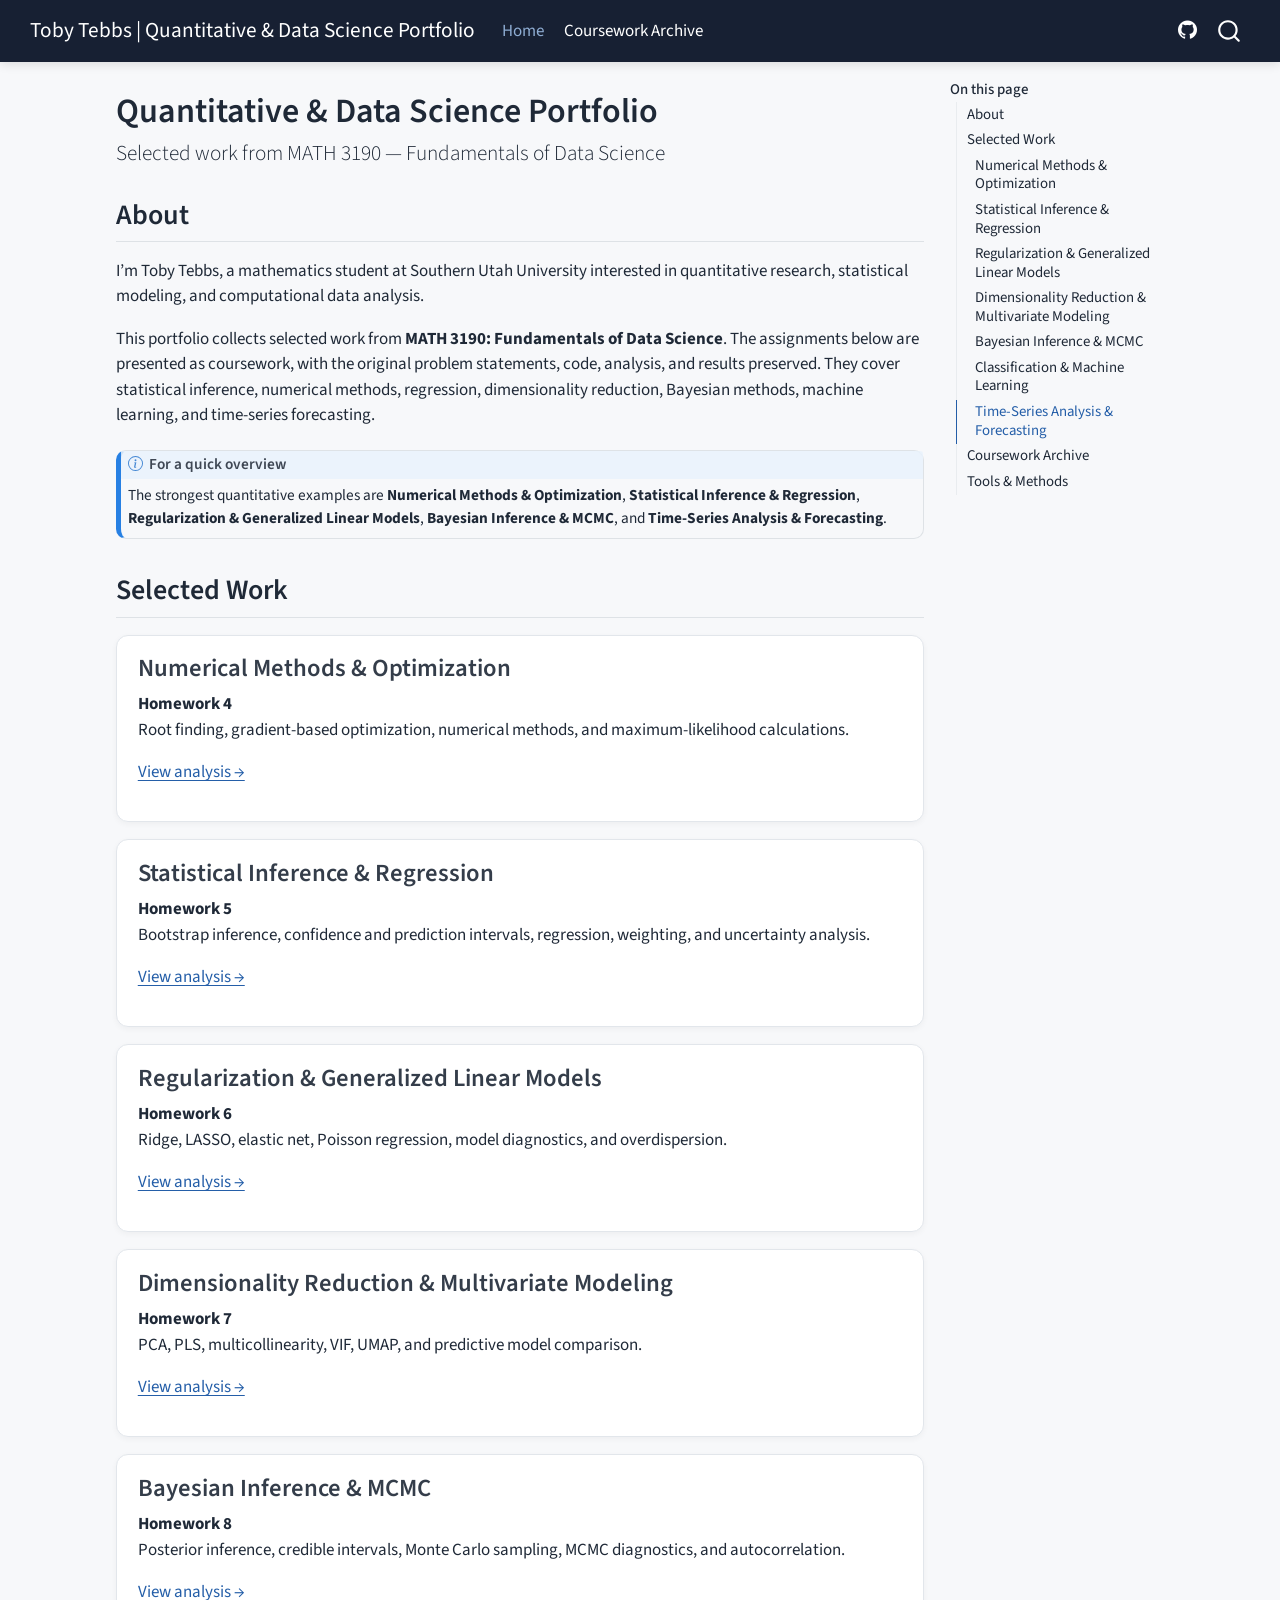
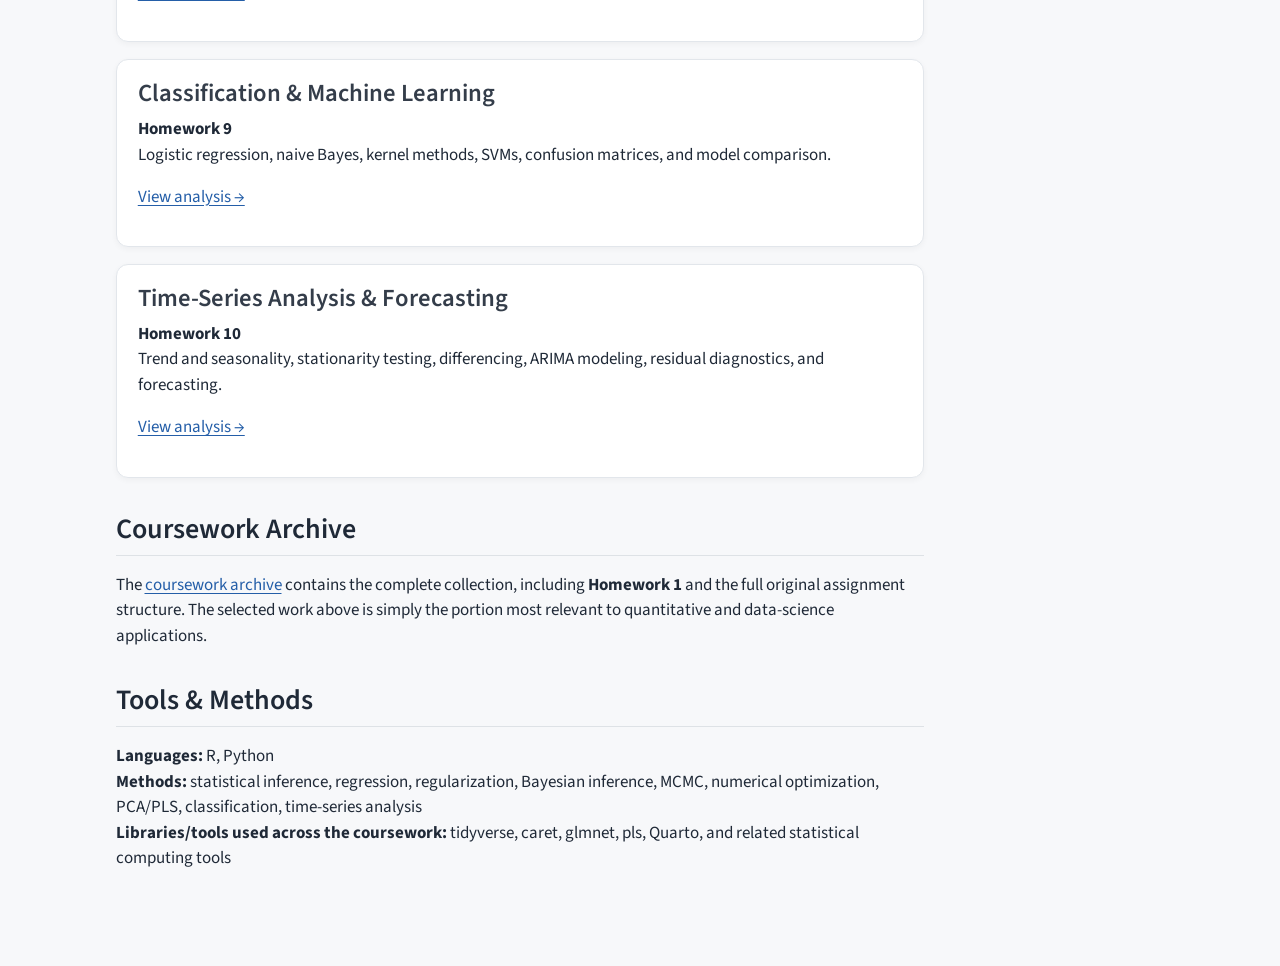
<file: docs/index.html>
<!DOCTYPE html>
<html xmlns="http://www.w3.org/1999/xhtml" lang="en" xml:lang="en"><head>

<meta charset="utf-8">
<meta name="generator" content="quarto-1.10.18">

<meta name="viewport" content="width=device-width, initial-scale=1.0, user-scalable=yes">


<title>Quantitative &amp; Data Science Portfolio – Toby Tebbs | Quantitative &amp; Data Science Portfolio</title>
<style>
/* Default styles provided by pandoc.
** See https://pandoc.org/MANUAL.html#variables-for-html for config info.
*/
span.smallcaps{font-variant: small-caps;}
div.columns{display: flex; gap: 1.5em;}
div.column{flex: auto;}
@media screen {
div.columns{gap: min(4vw, 1.5em);}
div.column{overflow-x: auto;}
}
div.hanging-indent{margin-left: 1.5em; text-indent: -1.5em;}
ul.task-list{list-style: none;}
ul.task-list li input[type="checkbox"] {
  width: 0.8em;
  margin: 0 0.8em 0.2em -1em; /* quarto-specific, see https://github.com/quarto-dev/quarto-cli/issues/4556 */ 
  vertical-align: middle;
}
</style>


<script src="site_libs/quarto-nav/quarto-nav.js"></script>
<script src="site_libs/quarto-nav/headroom.min.js"></script>
<script src="site_libs/clipboard/clipboard.min.js"></script>
<script src="site_libs/quarto-search/autocomplete.umd.js"></script>
<script src="site_libs/quarto-search/fuse.min.js"></script>
<script src="site_libs/quarto-search/quarto-search.js"></script>
<meta name="quarto:offset" content="./">
<script src="site_libs/quarto-html/quarto.js" type="module"></script>
<script src="site_libs/quarto-html/tabsets/tabsets.js" type="module"></script>
<script src="site_libs/quarto-html/popper.min.js"></script>
<script src="site_libs/quarto-html/tippy.umd.min.js"></script>
<script src="site_libs/quarto-html/anchor.min.js"></script>
<link href="site_libs/quarto-html/tippy.css" rel="stylesheet">
<link href="site_libs/quarto-html/quarto-syntax-highlighting-64a204ab8560d761af7679ceaba22944.css" rel="stylesheet" id="quarto-text-highlighting-styles">
<script src="site_libs/bootstrap/bootstrap.min.js"></script>
<link href="site_libs/bootstrap/bootstrap-icons.css" rel="stylesheet">
<link href="site_libs/bootstrap/bootstrap-4452a7edd289750a818880ae92327f09.min.css" rel="stylesheet" append-hash="true" id="quarto-bootstrap" data-mode="light">
<script id="quarto-search-options" type="application/json">{
  "location": "navbar",
  "copy-button": false,
  "collapse-after": 3,
  "panel-placement": "end",
  "type": "overlay",
  "limit": 50,
  "keyboard-shortcut": [
    "f",
    "/",
    "s"
  ],
  "show-item-context": false,
  "language": {
    "search-no-results-text": "No results",
    "search-matching-documents-text": "matching documents",
    "search-copy-link-title": "Copy link to search",
    "search-hide-matches-text": "Hide additional matches",
    "search-more-match-text": "more match in this document",
    "search-more-matches-text": "more matches in this document",
    "search-clear-button-title": "Clear",
    "search-text-placeholder": "",
    "search-detached-cancel-button-title": "Cancel",
    "search-submit-button-title": "Submit",
    "search-label": "Search"
  }
}</script>
<style>html{ scroll-behavior: smooth; }</style>


<link rel="stylesheet" href="styles.css">
</head>

<body class="nav-fixed quarto-light">

<div id="quarto-search-results"></div>
  <header id="quarto-header" class="headroom fixed-top">
    <nav class="navbar navbar-expand-lg " data-bs-theme="dark">
      <div class="navbar-container container-fluid">
      <div class="navbar-brand-container mx-auto">
    <a class="navbar-brand" href="./index.html">
    <span class="navbar-title">Toby Tebbs | Quantitative &amp; Data Science Portfolio</span>
    </a>
  </div>
            <div id="quarto-search" class="" title="Search"></div>
          <button class="navbar-toggler" type="button" data-bs-toggle="collapse" data-bs-target="#navbarCollapse" aria-controls="navbarCollapse" role="menu" aria-expanded="false" aria-label="Toggle navigation" onclick="if (window.quartoToggleHeadroom) { window.quartoToggleHeadroom(); }">
  <span class="navbar-toggler-icon"></span>
</button>
          <div class="collapse navbar-collapse" id="navbarCollapse">
            <ul class="navbar-nav navbar-nav-scroll me-auto">
  <li class="nav-item">
    <a class="nav-link active" href="./index.html" aria-current="page"> 
<span class="menu-text">Home</span></a>
  </li>  
  <li class="nav-item">
    <a class="nav-link" href="./coursework.html"> 
<span class="menu-text">Coursework Archive</span></a>
  </li>  
</ul>
            <ul class="navbar-nav navbar-nav-scroll ms-auto">
  <li class="nav-item compact">
    <a class="nav-link" href="https://github.com/tobytebbs4-ship-it/Math_3190_Project_Portfolio"> <i class="bi bi-github" role="img" aria-label="GitHub">
</i> 
<span class="menu-text"></span></a>
  </li>  
</ul>
          </div> <!-- /navcollapse -->
            <div class="quarto-navbar-tools">
</div>
      </div> <!-- /container-fluid -->
    </nav>
</header>
<!-- content -->
<div id="quarto-content" class="quarto-container page-columns page-rows-contents page-layout-full page-navbar">
<!-- sidebar -->
<!-- margin-sidebar -->
    <div id="quarto-margin-sidebar" class="sidebar margin-sidebar">
        <nav id="TOC" role="doc-toc" class="toc-active">
    <h2 id="toc-title">On this page</h2>
   
  <ul>
  <li><a href="#about" id="toc-about" class="nav-link active" data-scroll-target="#about">About</a></li>
  <li><a href="#selected-work" id="toc-selected-work" class="nav-link" data-scroll-target="#selected-work">Selected Work</a>
  <ul class="collapse">
  <li><a href="#numerical-methods-optimization" id="toc-numerical-methods-optimization" class="nav-link" data-scroll-target="#numerical-methods-optimization">Numerical Methods &amp; Optimization</a></li>
  <li><a href="#statistical-inference-regression" id="toc-statistical-inference-regression" class="nav-link" data-scroll-target="#statistical-inference-regression">Statistical Inference &amp; Regression</a></li>
  <li><a href="#regularization-generalized-linear-models" id="toc-regularization-generalized-linear-models" class="nav-link" data-scroll-target="#regularization-generalized-linear-models">Regularization &amp; Generalized Linear Models</a></li>
  <li><a href="#dimensionality-reduction-multivariate-modeling" id="toc-dimensionality-reduction-multivariate-modeling" class="nav-link" data-scroll-target="#dimensionality-reduction-multivariate-modeling">Dimensionality Reduction &amp; Multivariate Modeling</a></li>
  <li><a href="#bayesian-inference-mcmc" id="toc-bayesian-inference-mcmc" class="nav-link" data-scroll-target="#bayesian-inference-mcmc">Bayesian Inference &amp; MCMC</a></li>
  <li><a href="#classification-machine-learning" id="toc-classification-machine-learning" class="nav-link" data-scroll-target="#classification-machine-learning">Classification &amp; Machine Learning</a></li>
  <li><a href="#time-series-analysis-forecasting" id="toc-time-series-analysis-forecasting" class="nav-link" data-scroll-target="#time-series-analysis-forecasting">Time-Series Analysis &amp; Forecasting</a></li>
  </ul></li>
  <li><a href="#coursework-archive" id="toc-coursework-archive" class="nav-link" data-scroll-target="#coursework-archive">Coursework Archive</a></li>
  <li><a href="#tools-methods" id="toc-tools-methods" class="nav-link" data-scroll-target="#tools-methods">Tools &amp; Methods</a></li>
  </ul>
</nav>
    </div>
<!-- main -->
<main class="content column-page-left" id="quarto-document-content">

<header id="title-block-header" class="quarto-title-block default">
<div class="quarto-title">
<h1 class="title">Quantitative &amp; Data Science Portfolio</h1>
<p class="subtitle lead">Selected work from MATH 3190 — Fundamentals of Data Science</p>
</div>



<div class="quarto-title-meta column-page-left">

    
  
    
  </div>
  


</header>


<section id="about" class="level2">
<h2 class="anchored" data-anchor-id="about">About</h2>
<p>I’m Toby Tebbs, a mathematics student at Southern Utah University interested in quantitative research, statistical modeling, and computational data analysis.</p>
<p>This portfolio collects selected work from <strong>MATH 3190: Fundamentals of Data Science</strong>. The assignments below are presented as coursework, with the original problem statements, code, analysis, and results preserved. They cover statistical inference, numerical methods, regression, dimensionality reduction, Bayesian methods, machine learning, and time-series forecasting.</p>
<div class="callout callout-style-default callout-note callout-titled">
<div class="callout-header d-flex align-content-center">
<div class="callout-icon-container">
<i class="callout-icon"></i>
</div>
<div class="callout-title-container flex-fill">
<span class="screen-reader-only">Note</span>For a quick overview
</div>
</div>
<div class="callout-body-container callout-body">
<p>The strongest quantitative examples are <strong>Numerical Methods &amp; Optimization</strong>, <strong>Statistical Inference &amp; Regression</strong>, <strong>Regularization &amp; Generalized Linear Models</strong>, <strong>Bayesian Inference &amp; MCMC</strong>, and <strong>Time-Series Analysis &amp; Forecasting</strong>.</p>
</div>
</div>
</section>
<section id="selected-work" class="level2">
<h2 class="anchored" data-anchor-id="selected-work">Selected Work</h2>
<div id="numerical-methods" class="card">
<section id="numerical-methods-optimization" class="level3">
<h3 class="anchored" data-anchor-id="numerical-methods-optimization">Numerical Methods &amp; Optimization</h3>
<p><strong>Homework 4</strong><br>
Root finding, gradient-based optimization, numerical methods, and maximum-likelihood calculations.</p>
<p><a href="./Homework/HW4/Homework_4.html">View analysis →</a></p>
</section>
</div>
<div id="statistical-inference" class="card">
<section id="statistical-inference-regression" class="level3">
<h3 class="anchored" data-anchor-id="statistical-inference-regression">Statistical Inference &amp; Regression</h3>
<p><strong>Homework 5</strong><br>
Bootstrap inference, confidence and prediction intervals, regression, weighting, and uncertainty analysis.</p>
<p><a href="./Homework/HW5/Homework_5.html">View analysis →</a></p>
</section>
</div>
<div id="regularization" class="card">
<section id="regularization-generalized-linear-models" class="level3">
<h3 class="anchored" data-anchor-id="regularization-generalized-linear-models">Regularization &amp; Generalized Linear Models</h3>
<p><strong>Homework 6</strong><br>
Ridge, LASSO, elastic net, Poisson regression, model diagnostics, and overdispersion.</p>
<p><a href="./Homework/HW6/Homework 6.html">View analysis →</a></p>
</section>
</div>
<div id="multivariate" class="card">
<section id="dimensionality-reduction-multivariate-modeling" class="level3">
<h3 class="anchored" data-anchor-id="dimensionality-reduction-multivariate-modeling">Dimensionality Reduction &amp; Multivariate Modeling</h3>
<p><strong>Homework 7</strong><br>
PCA, PLS, multicollinearity, VIF, UMAP, and predictive model comparison.</p>
<p><a href="./Homework/HW7/Homework 7.html">View analysis →</a></p>
</section>
</div>
<div id="bayesian" class="card">
<section id="bayesian-inference-mcmc" class="level3">
<h3 class="anchored" data-anchor-id="bayesian-inference-mcmc">Bayesian Inference &amp; MCMC</h3>
<p><strong>Homework 8</strong><br>
Posterior inference, credible intervals, Monte Carlo sampling, MCMC diagnostics, and autocorrelation.</p>
<p><a href="./Homework/HW8/Homework 8.html">View analysis →</a></p>
</section>
</div>
<div id="classification" class="card">
<section id="classification-machine-learning" class="level3">
<h3 class="anchored" data-anchor-id="classification-machine-learning">Classification &amp; Machine Learning</h3>
<p><strong>Homework 9</strong><br>
Logistic regression, naive Bayes, kernel methods, SVMs, confusion matrices, and model comparison.</p>
<p><a href="./Homework/HW9/Homework 9.html">View analysis →</a></p>
</section>
</div>
<div id="timeseries" class="card">
<section id="time-series-analysis-forecasting" class="level3">
<h3 class="anchored" data-anchor-id="time-series-analysis-forecasting">Time-Series Analysis &amp; Forecasting</h3>
<p><strong>Homework 10</strong><br>
Trend and seasonality, stationarity testing, differencing, ARIMA modeling, residual diagnostics, and forecasting.</p>
<p><a href="./Homework/HW10/Homework 10.html">View analysis →</a></p>
</section>
</div>
</section>
<section id="coursework-archive" class="level2">
<h2 class="anchored" data-anchor-id="coursework-archive">Coursework Archive</h2>
<p>The <a href="./coursework.html">coursework archive</a> contains the complete collection, including <strong>Homework 1</strong> and the full original assignment structure. The selected work above is simply the portion most relevant to quantitative and data-science applications.</p>
</section>
<section id="tools-methods" class="level2">
<h2 class="anchored" data-anchor-id="tools-methods">Tools &amp; Methods</h2>
<p><strong>Languages:</strong> R, Python<br>
<strong>Methods:</strong> statistical inference, regression, regularization, Bayesian inference, MCMC, numerical optimization, PCA/PLS, classification, time-series analysis<br>
<strong>Libraries/tools used across the coursework:</strong> tidyverse, caret, glmnet, pls, Quarto, and related statistical computing tools</p>


</section>

</main> <!-- /main -->
<script id="quarto-html-after-body" type="application/javascript">
  window.document.addEventListener("DOMContentLoaded", function (event) {
    const icon = "";
    const anchorJS = new window.AnchorJS();
    anchorJS.options = {
      placement: 'right',
      icon: icon
    };
    anchorJS.add('.anchored');
    const isCodeAnnotation = (el) => {
      for (const clz of el.classList) {
        if (clz.startsWith('code-annotation-')) {                     
          return true;
        }
      }
      return false;
    }
    const onCopySuccess = function(e) {
      // button target
      const button = e.trigger;
      // don't keep focus
      button.blur();
      // flash "checked"
      button.classList.add('code-copy-button-checked');
      var currentTitle = button.getAttribute("title");
      button.setAttribute("title", "Copied!");
      let tooltip;
      if (window.bootstrap) {
        button.setAttribute("data-bs-toggle", "tooltip");
        button.setAttribute("data-bs-placement", "left");
        button.setAttribute("data-bs-title", "Copied!");
        tooltip = new bootstrap.Tooltip(button, 
          { trigger: "manual", 
            customClass: "code-copy-button-tooltip",
            offset: [0, -8]});
        tooltip.show();    
      }
      setTimeout(function() {
        if (tooltip) {
          tooltip.hide();
          button.removeAttribute("data-bs-title");
          button.removeAttribute("data-bs-toggle");
          button.removeAttribute("data-bs-placement");
        }
        button.setAttribute("title", currentTitle);
        button.classList.remove('code-copy-button-checked');
      }, 1000);
      // clear code selection
      e.clearSelection();
    }
    const getTextToCopy = function(trigger) {
      const outerScaffold = trigger.parentElement.cloneNode(true);
      const codeEl = outerScaffold.querySelector('code');
      for (const childEl of codeEl.children) {
        if (isCodeAnnotation(childEl)) {
          childEl.remove();
        }
      }
      return codeEl.innerText;
    }
    const clipboard = new window.ClipboardJS('.code-copy-button:not([data-in-quarto-modal])', {
      text: getTextToCopy
    });
    clipboard.on('success', onCopySuccess);
    if (window.document.getElementById('quarto-embedded-source-code-modal')) {
      const clipboardModal = new window.ClipboardJS('.code-copy-button[data-in-quarto-modal]', {
        text: getTextToCopy,
        container: window.document.getElementById('quarto-embedded-source-code-modal')
      });
      clipboardModal.on('success', onCopySuccess);
    }
      var localhostRegex = new RegExp(/^(?:http|https):\/\/localhost\:?[0-9]*\//);
      var mailtoRegex = new RegExp(/^mailto:/);
        var filterRegex = new RegExp('/' + window.location.host + '/');
      var isInternal = (href) => {
          return filterRegex.test(href) || localhostRegex.test(href) || mailtoRegex.test(href);
      }
      // Inspect non-navigation links and adorn them if external
     var links = window.document.querySelectorAll('a[href]:not(.nav-link):not(.navbar-brand):not(.toc-action):not(.sidebar-link):not(.sidebar-item-toggle):not(.pagination-link):not(.no-external):not([aria-hidden]):not(.dropdown-item):not(.quarto-navigation-tool):not(.about-link)');
      for (var i=0; i<links.length; i++) {
        const link = links[i];
        if (!isInternal(link.href)) {
          // undo the damage that might have been done by quarto-nav.js in the case of
          // links that we want to consider external
          if (link.dataset.originalHref !== undefined) {
            link.href = link.dataset.originalHref;
          }
        }
      }
    function tippyHover(el, contentFn, onTriggerFn, onUntriggerFn) {
      const config = {
        allowHTML: true,
        maxWidth: 500,
        delay: 100,
        arrow: false,
        appendTo: function(el) {
            return el.parentElement;
        },
        interactive: true,
        interactiveBorder: 10,
        theme: 'quarto',
        placement: 'bottom-start',
      };
      if (contentFn) {
        config.content = contentFn;
      }
      if (onTriggerFn) {
        config.onTrigger = onTriggerFn;
      }
      if (onUntriggerFn) {
        config.onUntrigger = onUntriggerFn;
      }
      window.tippy(el, config); 
    }
    const noterefs = window.document.querySelectorAll('a[role="doc-noteref"]');
    for (var i=0; i<noterefs.length; i++) {
      const ref = noterefs[i];
      tippyHover(ref, function() {
        // use id or data attribute instead here
        let href = ref.getAttribute('data-footnote-href') || ref.getAttribute('href');
        try { href = new URL(href).hash; } catch {}
        const id = href.replace(/^#\/?/, "");
        const note = window.document.getElementById(id);
        if (note) {
          return note.innerHTML;
        } else {
          return "";
        }
      });
    }
    const xrefs = window.document.querySelectorAll('a.quarto-xref');
    const processXRef = (id, note) => {
      // Strip column container classes
      const stripColumnClz = (el) => {
        el.classList.remove("page-full", "page-columns");
        if (el.children) {
          for (const child of el.children) {
            stripColumnClz(child);
          }
        }
      }
      stripColumnClz(note)
      if (id === null || id.startsWith('sec-')) {
        // Special case sections, only their first couple elements
        const container = document.createElement("div");
        if (note.children && note.children.length > 2) {
          container.appendChild(note.children[0].cloneNode(true));
          for (let i = 1; i < note.children.length; i++) {
            const child = note.children[i];
            if (child.tagName === "P" && child.innerText === "") {
              continue;
            } else {
              container.appendChild(child.cloneNode(true));
              break;
            }
          }
          if (window.Quarto?.typesetMath) {
            window.Quarto.typesetMath(container);
          }
          return container.innerHTML
        } else {
          if (window.Quarto?.typesetMath) {
            window.Quarto.typesetMath(note);
          }
          return note.innerHTML;
        }
      } else {
        // Remove any anchor links if they are present
        const anchorLink = note.querySelector('a.anchorjs-link');
        if (anchorLink) {
          anchorLink.remove();
        }
        if (window.Quarto?.typesetMath) {
          window.Quarto.typesetMath(note);
        }
        if (note.classList.contains("callout")) {
          return note.outerHTML;
        } else {
          return note.innerHTML;
        }
      }
    }
    for (var i=0; i<xrefs.length; i++) {
      const xref = xrefs[i];
      tippyHover(xref, undefined, function(instance) {
        instance.disable();
        let url = xref.getAttribute('href');
        let hash = undefined; 
        if (url.startsWith('#')) {
          hash = url;
        } else {
          try { hash = new URL(url).hash; } catch {}
        }
        if (hash) {
          const id = hash.replace(/^#\/?/, "");
          const note = window.document.getElementById(id);
          if (note !== null) {
            try {
              const html = processXRef(id, note.cloneNode(true));
              instance.setContent(html);
            } finally {
              instance.enable();
              instance.show();
            }
          } else {
            // See if we can fetch this
            fetch(url.split('#')[0])
            .then(res => res.text())
            .then(html => {
              const parser = new DOMParser();
              const htmlDoc = parser.parseFromString(html, "text/html");
              const note = htmlDoc.getElementById(id);
              if (note !== null) {
                const html = processXRef(id, note);
                instance.setContent(html);
              } 
            }).finally(() => {
              instance.enable();
              instance.show();
            });
          }
        } else {
          // See if we can fetch a full url (with no hash to target)
          // This is a special case and we should probably do some content thinning / targeting
          fetch(url)
          .then(res => res.text())
          .then(html => {
            const parser = new DOMParser();
            const htmlDoc = parser.parseFromString(html, "text/html");
            const note = htmlDoc.querySelector('main.content');
            if (note !== null) {
              // This should only happen for chapter cross references
              // (since there is no id in the URL)
              // remove the first header
              if (note.children.length > 0 && note.children[0].tagName === "HEADER") {
                note.children[0].remove();
              }
              const html = processXRef(null, note);
              instance.setContent(html);
            } 
          }).finally(() => {
            instance.enable();
            instance.show();
          });
        }
      }, function(instance) {
      });
    }
        let selectedAnnoteEl;
        const selectorForAnnotation = ( cell, annotation) => {
          let cellAttr = 'data-code-cell="' + cell + '"';
          let lineAttr = 'data-code-annotation="' +  annotation + '"';
          const selector = 'span[' + cellAttr + '][' + lineAttr + ']';
          return selector;
        }
        const selectCodeLines = (annoteEl) => {
          const doc = window.document;
          const targetCell = annoteEl.getAttribute("data-target-cell");
          const targetAnnotation = annoteEl.getAttribute("data-target-annotation");
          const annoteSpan = window.document.querySelector(selectorForAnnotation(targetCell, targetAnnotation));
          const lines = annoteSpan.getAttribute("data-code-lines").split(",");
          const lineIds = lines.map((line) => {
            return targetCell + "-" + line;
          })
          let top = null;
          let height = null;
          let parent = null;
          if (lineIds.length > 0) {
              //compute the position of the single el (top and bottom and make a div)
              const el = window.document.getElementById(lineIds[0]);
              top = el.offsetTop;
              height = el.offsetHeight;
              parent = el.parentElement.parentElement;
            if (lineIds.length > 1) {
              const lastEl = window.document.getElementById(lineIds[lineIds.length - 1]);
              const bottom = lastEl.offsetTop + lastEl.offsetHeight;
              height = bottom - top;
            }
            if (top !== null && height !== null && parent !== null) {
              // cook up a div (if necessary) and position it 
              let div = window.document.getElementById("code-annotation-line-highlight");
              if (div === null) {
                div = window.document.createElement("div");
                div.setAttribute("id", "code-annotation-line-highlight");
                div.style.position = 'absolute';
                parent.appendChild(div);
              }
              div.style.top = top - 2 + "px";
              div.style.height = height + 4 + "px";
              div.style.left = 0;
              let gutterDiv = window.document.getElementById("code-annotation-line-highlight-gutter");
              if (gutterDiv === null) {
                gutterDiv = window.document.createElement("div");
                gutterDiv.setAttribute("id", "code-annotation-line-highlight-gutter");
                gutterDiv.style.position = 'absolute';
                const codeCell = window.document.getElementById(targetCell);
                const gutter = codeCell.querySelector('.code-annotation-gutter');
                gutter.appendChild(gutterDiv);
              }
              gutterDiv.style.top = top - 2 + "px";
              gutterDiv.style.height = height + 4 + "px";
            }
            selectedAnnoteEl = annoteEl;
          }
        };
        const unselectCodeLines = () => {
          const elementsIds = ["code-annotation-line-highlight", "code-annotation-line-highlight-gutter"];
          elementsIds.forEach((elId) => {
            const div = window.document.getElementById(elId);
            if (div) {
              div.remove();
            }
          });
          selectedAnnoteEl = undefined;
        };
          // Handle positioning of the toggle
      window.addEventListener(
        "resize",
        throttle(() => {
          elRect = undefined;
          if (selectedAnnoteEl) {
            selectCodeLines(selectedAnnoteEl);
          }
        }, 10)
      );
      function throttle(fn, ms) {
      let throttle = false;
      let timer;
        return (...args) => {
          if(!throttle) { // first call gets through
              fn.apply(this, args);
              throttle = true;
          } else { // all the others get throttled
              if(timer) clearTimeout(timer); // cancel #2
              timer = setTimeout(() => {
                fn.apply(this, args);
                timer = throttle = false;
              }, ms);
          }
        };
      }
        // Attach click handler to the DT
        const annoteDls = window.document.querySelectorAll('dt[data-target-cell]');
        for (const annoteDlNode of annoteDls) {
          annoteDlNode.addEventListener('click', (event) => {
            const clickedEl = event.target;
            if (clickedEl !== selectedAnnoteEl) {
              unselectCodeLines();
              const activeEl = window.document.querySelector('dt[data-target-cell].code-annotation-active');
              if (activeEl) {
                activeEl.classList.remove('code-annotation-active');
              }
              selectCodeLines(clickedEl);
              clickedEl.classList.add('code-annotation-active');
            } else {
              // Unselect the line
              unselectCodeLines();
              clickedEl.classList.remove('code-annotation-active');
            }
          });
        }
    const findCites = (el) => {
      const parentEl = el.parentElement;
      if (parentEl) {
        const cites = parentEl.dataset.cites;
        if (cites) {
          return {
            el,
            cites: cites.split(' ')
          };
        } else {
          return findCites(el.parentElement)
        }
      } else {
        return undefined;
      }
    };
    var bibliorefs = window.document.querySelectorAll('a[role="doc-biblioref"]');
    for (var i=0; i<bibliorefs.length; i++) {
      const ref = bibliorefs[i];
      const citeInfo = findCites(ref);
      if (citeInfo) {
        tippyHover(citeInfo.el, function() {
          var popup = window.document.createElement('div');
          citeInfo.cites.forEach(function(cite) {
            var citeDiv = window.document.createElement('div');
            citeDiv.classList.add('hanging-indent');
            citeDiv.classList.add('csl-entry');
            var biblioDiv = window.document.getElementById('ref-' + cite);
            if (biblioDiv) {
              citeDiv.innerHTML = biblioDiv.innerHTML;
            }
            popup.appendChild(citeDiv);
          });
          return popup.innerHTML;
        });
      }
    }
  });
  </script>
</div> <!-- /content -->




<script src="site_libs/quarto-html/zenscroll-min.js"></script>
</body></html>
</file>
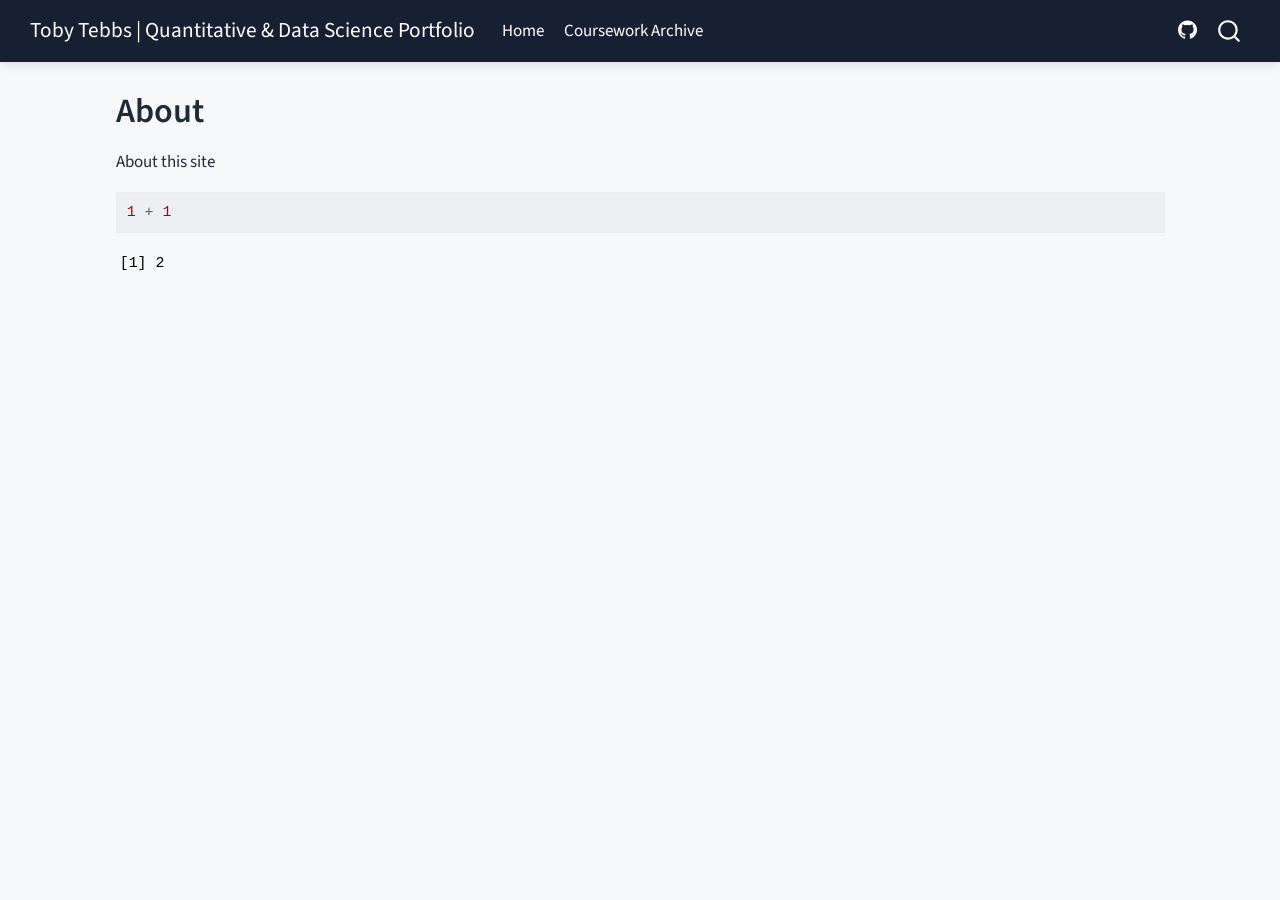
<file: docs/about.html>
<!DOCTYPE html>
<html xmlns="http://www.w3.org/1999/xhtml" lang="en" xml:lang="en"><head>

<meta charset="utf-8">
<meta name="generator" content="quarto-1.10.18">

<meta name="viewport" content="width=device-width, initial-scale=1.0, user-scalable=yes">


<title>About – Toby Tebbs | Quantitative &amp; Data Science Portfolio</title>
<style>
/* Default styles provided by pandoc.
** See https://pandoc.org/MANUAL.html#variables-for-html for config info.
*/
span.smallcaps{font-variant: small-caps;}
div.columns{display: flex; gap: 1.5em;}
div.column{flex: auto;}
@media screen {
div.columns{gap: min(4vw, 1.5em);}
div.column{overflow-x: auto;}
}
div.hanging-indent{margin-left: 1.5em; text-indent: -1.5em;}
ul.task-list{list-style: none;}
ul.task-list li input[type="checkbox"] {
  width: 0.8em;
  margin: 0 0.8em 0.2em -1em; /* quarto-specific, see https://github.com/quarto-dev/quarto-cli/issues/4556 */ 
  vertical-align: middle;
}
/* CSS for syntax highlighting */
html { -webkit-text-size-adjust: 100%; }
pre > code.sourceCode { white-space: pre; position: relative; }
pre > code.sourceCode > span { display: inline-block; line-height: 1.25; }
pre > code.sourceCode > span:empty { height: 1.2em; }
.sourceCode { overflow: visible; }
code.sourceCode > span { color: inherit; text-decoration: inherit; }
div.sourceCode { margin: 1em 0; }
pre.sourceCode { margin: 0; }
@media screen {
div.sourceCode { overflow: auto; }
}
@media print {
pre > code.sourceCode { white-space: pre-wrap; }
pre > code.sourceCode > span { text-indent: -5em; padding-left: 5em; }
}
pre.numberSource code
  { counter-reset: source-line 0; }
pre.numberSource code > span
  { position: relative; left: -4em; counter-increment: source-line; }
pre.numberSource code > span > a:first-child::before
  { content: counter(source-line);
    position: relative; left: -1em; text-align: right; vertical-align: baseline;
    border: none; display: inline-block;
    -webkit-touch-callout: none; -webkit-user-select: none;
    -khtml-user-select: none; -moz-user-select: none;
    -ms-user-select: none; user-select: none;
    padding: 0 4px; width: 4em;
  }
pre.numberSource { margin-left: 3em;  padding-left: 4px; }
div.sourceCode
  {   }
@media screen {
pre > code.sourceCode > span > a:first-child::before { text-decoration: underline; }
}
</style>


<script src="site_libs/quarto-nav/quarto-nav.js"></script>
<script src="site_libs/quarto-nav/headroom.min.js"></script>
<script src="site_libs/clipboard/clipboard.min.js"></script>
<script src="site_libs/quarto-search/autocomplete.umd.js"></script>
<script src="site_libs/quarto-search/fuse.min.js"></script>
<script src="site_libs/quarto-search/quarto-search.js"></script>
<meta name="quarto:offset" content="./">
<script src="site_libs/quarto-html/quarto.js" type="module"></script>
<script src="site_libs/quarto-html/tabsets/tabsets.js" type="module"></script>
<script src="site_libs/quarto-html/popper.min.js"></script>
<script src="site_libs/quarto-html/tippy.umd.min.js"></script>
<script src="site_libs/quarto-html/anchor.min.js"></script>
<link href="site_libs/quarto-html/tippy.css" rel="stylesheet">
<link href="site_libs/quarto-html/quarto-syntax-highlighting-64a204ab8560d761af7679ceaba22944.css" rel="stylesheet" id="quarto-text-highlighting-styles">
<script src="site_libs/bootstrap/bootstrap.min.js"></script>
<link href="site_libs/bootstrap/bootstrap-icons.css" rel="stylesheet">
<link href="site_libs/bootstrap/bootstrap-4452a7edd289750a818880ae92327f09.min.css" rel="stylesheet" append-hash="true" id="quarto-bootstrap" data-mode="light">
<script id="quarto-search-options" type="application/json">{
  "location": "navbar",
  "copy-button": false,
  "collapse-after": 3,
  "panel-placement": "end",
  "type": "overlay",
  "limit": 50,
  "keyboard-shortcut": [
    "f",
    "/",
    "s"
  ],
  "show-item-context": false,
  "language": {
    "search-no-results-text": "No results",
    "search-matching-documents-text": "matching documents",
    "search-copy-link-title": "Copy link to search",
    "search-hide-matches-text": "Hide additional matches",
    "search-more-match-text": "more match in this document",
    "search-more-matches-text": "more matches in this document",
    "search-clear-button-title": "Clear",
    "search-text-placeholder": "",
    "search-detached-cancel-button-title": "Cancel",
    "search-submit-button-title": "Submit",
    "search-label": "Search"
  }
}</script>
<style>html{ scroll-behavior: smooth; }</style>


<link rel="stylesheet" href="styles.css">
</head>

<body class="nav-fixed quarto-light">

<div id="quarto-search-results"></div>
  <header id="quarto-header" class="headroom fixed-top">
    <nav class="navbar navbar-expand-lg " data-bs-theme="dark">
      <div class="navbar-container container-fluid">
      <div class="navbar-brand-container mx-auto">
    <a class="navbar-brand" href="./index.html">
    <span class="navbar-title">Toby Tebbs | Quantitative &amp; Data Science Portfolio</span>
    </a>
  </div>
            <div id="quarto-search" class="" title="Search"></div>
          <button class="navbar-toggler" type="button" data-bs-toggle="collapse" data-bs-target="#navbarCollapse" aria-controls="navbarCollapse" role="menu" aria-expanded="false" aria-label="Toggle navigation" onclick="if (window.quartoToggleHeadroom) { window.quartoToggleHeadroom(); }">
  <span class="navbar-toggler-icon"></span>
</button>
          <div class="collapse navbar-collapse" id="navbarCollapse">
            <ul class="navbar-nav navbar-nav-scroll me-auto">
  <li class="nav-item">
    <a class="nav-link" href="./index.html"> 
<span class="menu-text">Home</span></a>
  </li>  
  <li class="nav-item">
    <a class="nav-link" href="./coursework.html"> 
<span class="menu-text">Coursework Archive</span></a>
  </li>  
</ul>
            <ul class="navbar-nav navbar-nav-scroll ms-auto">
  <li class="nav-item compact">
    <a class="nav-link" href="https://github.com/tobytebbs4-ship-it/Math_3190_Project_Portfolio"> <i class="bi bi-github" role="img" aria-label="GitHub">
</i> 
<span class="menu-text"></span></a>
  </li>  
</ul>
          </div> <!-- /navcollapse -->
            <div class="quarto-navbar-tools">
</div>
      </div> <!-- /container-fluid -->
    </nav>
</header>
<!-- content -->
<div id="quarto-content" class="quarto-container page-columns page-rows-contents page-layout-full page-navbar">
<!-- sidebar -->
<!-- margin-sidebar -->
    <div id="quarto-margin-sidebar" class="sidebar margin-sidebar zindex-bottom">
        
    </div>
<!-- main -->
<main class="content column-page" id="quarto-document-content">

<header id="title-block-header" class="quarto-title-block default">
<div class="quarto-title">
<h1 class="title">About</h1>
</div>



<div class="quarto-title-meta column-page">

    
  
    
  </div>
  


</header>


<p>About this site</p>
<div class="cell">
<div class="code-copy-outer-scaffold"><div class="sourceCode cell-code" id="cb1"><pre class="sourceCode r code-with-copy"><code class="sourceCode r"><span id="cb1-1"><a href="#cb1-1" aria-hidden="true" tabindex="-1"></a><span class="dv">1</span> <span class="sc">+</span> <span class="dv">1</span></span></code></pre></div><button title="Copy to Clipboard" class="code-copy-button"><i class="bi"></i></button></div>
<div class="cell-output cell-output-stdout">
<pre><code>[1] 2</code></pre>
</div>
</div>



</main> <!-- /main -->
<script id="quarto-html-after-body" type="application/javascript">
  window.document.addEventListener("DOMContentLoaded", function (event) {
    const icon = "";
    const anchorJS = new window.AnchorJS();
    anchorJS.options = {
      placement: 'right',
      icon: icon
    };
    anchorJS.add('.anchored');
    const isCodeAnnotation = (el) => {
      for (const clz of el.classList) {
        if (clz.startsWith('code-annotation-')) {                     
          return true;
        }
      }
      return false;
    }
    const onCopySuccess = function(e) {
      // button target
      const button = e.trigger;
      // don't keep focus
      button.blur();
      // flash "checked"
      button.classList.add('code-copy-button-checked');
      var currentTitle = button.getAttribute("title");
      button.setAttribute("title", "Copied!");
      let tooltip;
      if (window.bootstrap) {
        button.setAttribute("data-bs-toggle", "tooltip");
        button.setAttribute("data-bs-placement", "left");
        button.setAttribute("data-bs-title", "Copied!");
        tooltip = new bootstrap.Tooltip(button, 
          { trigger: "manual", 
            customClass: "code-copy-button-tooltip",
            offset: [0, -8]});
        tooltip.show();    
      }
      setTimeout(function() {
        if (tooltip) {
          tooltip.hide();
          button.removeAttribute("data-bs-title");
          button.removeAttribute("data-bs-toggle");
          button.removeAttribute("data-bs-placement");
        }
        button.setAttribute("title", currentTitle);
        button.classList.remove('code-copy-button-checked');
      }, 1000);
      // clear code selection
      e.clearSelection();
    }
    const getTextToCopy = function(trigger) {
      const outerScaffold = trigger.parentElement.cloneNode(true);
      const codeEl = outerScaffold.querySelector('code');
      for (const childEl of codeEl.children) {
        if (isCodeAnnotation(childEl)) {
          childEl.remove();
        }
      }
      return codeEl.innerText;
    }
    const clipboard = new window.ClipboardJS('.code-copy-button:not([data-in-quarto-modal])', {
      text: getTextToCopy
    });
    clipboard.on('success', onCopySuccess);
    if (window.document.getElementById('quarto-embedded-source-code-modal')) {
      const clipboardModal = new window.ClipboardJS('.code-copy-button[data-in-quarto-modal]', {
        text: getTextToCopy,
        container: window.document.getElementById('quarto-embedded-source-code-modal')
      });
      clipboardModal.on('success', onCopySuccess);
    }
      var localhostRegex = new RegExp(/^(?:http|https):\/\/localhost\:?[0-9]*\//);
      var mailtoRegex = new RegExp(/^mailto:/);
        var filterRegex = new RegExp('/' + window.location.host + '/');
      var isInternal = (href) => {
          return filterRegex.test(href) || localhostRegex.test(href) || mailtoRegex.test(href);
      }
      // Inspect non-navigation links and adorn them if external
     var links = window.document.querySelectorAll('a[href]:not(.nav-link):not(.navbar-brand):not(.toc-action):not(.sidebar-link):not(.sidebar-item-toggle):not(.pagination-link):not(.no-external):not([aria-hidden]):not(.dropdown-item):not(.quarto-navigation-tool):not(.about-link)');
      for (var i=0; i<links.length; i++) {
        const link = links[i];
        if (!isInternal(link.href)) {
          // undo the damage that might have been done by quarto-nav.js in the case of
          // links that we want to consider external
          if (link.dataset.originalHref !== undefined) {
            link.href = link.dataset.originalHref;
          }
        }
      }
    function tippyHover(el, contentFn, onTriggerFn, onUntriggerFn) {
      const config = {
        allowHTML: true,
        maxWidth: 500,
        delay: 100,
        arrow: false,
        appendTo: function(el) {
            return el.parentElement;
        },
        interactive: true,
        interactiveBorder: 10,
        theme: 'quarto',
        placement: 'bottom-start',
      };
      if (contentFn) {
        config.content = contentFn;
      }
      if (onTriggerFn) {
        config.onTrigger = onTriggerFn;
      }
      if (onUntriggerFn) {
        config.onUntrigger = onUntriggerFn;
      }
      window.tippy(el, config); 
    }
    const noterefs = window.document.querySelectorAll('a[role="doc-noteref"]');
    for (var i=0; i<noterefs.length; i++) {
      const ref = noterefs[i];
      tippyHover(ref, function() {
        // use id or data attribute instead here
        let href = ref.getAttribute('data-footnote-href') || ref.getAttribute('href');
        try { href = new URL(href).hash; } catch {}
        const id = href.replace(/^#\/?/, "");
        const note = window.document.getElementById(id);
        if (note) {
          return note.innerHTML;
        } else {
          return "";
        }
      });
    }
    const xrefs = window.document.querySelectorAll('a.quarto-xref');
    const processXRef = (id, note) => {
      // Strip column container classes
      const stripColumnClz = (el) => {
        el.classList.remove("page-full", "page-columns");
        if (el.children) {
          for (const child of el.children) {
            stripColumnClz(child);
          }
        }
      }
      stripColumnClz(note)
      if (id === null || id.startsWith('sec-')) {
        // Special case sections, only their first couple elements
        const container = document.createElement("div");
        if (note.children && note.children.length > 2) {
          container.appendChild(note.children[0].cloneNode(true));
          for (let i = 1; i < note.children.length; i++) {
            const child = note.children[i];
            if (child.tagName === "P" && child.innerText === "") {
              continue;
            } else {
              container.appendChild(child.cloneNode(true));
              break;
            }
          }
          if (window.Quarto?.typesetMath) {
            window.Quarto.typesetMath(container);
          }
          return container.innerHTML
        } else {
          if (window.Quarto?.typesetMath) {
            window.Quarto.typesetMath(note);
          }
          return note.innerHTML;
        }
      } else {
        // Remove any anchor links if they are present
        const anchorLink = note.querySelector('a.anchorjs-link');
        if (anchorLink) {
          anchorLink.remove();
        }
        if (window.Quarto?.typesetMath) {
          window.Quarto.typesetMath(note);
        }
        if (note.classList.contains("callout")) {
          return note.outerHTML;
        } else {
          return note.innerHTML;
        }
      }
    }
    for (var i=0; i<xrefs.length; i++) {
      const xref = xrefs[i];
      tippyHover(xref, undefined, function(instance) {
        instance.disable();
        let url = xref.getAttribute('href');
        let hash = undefined; 
        if (url.startsWith('#')) {
          hash = url;
        } else {
          try { hash = new URL(url).hash; } catch {}
        }
        if (hash) {
          const id = hash.replace(/^#\/?/, "");
          const note = window.document.getElementById(id);
          if (note !== null) {
            try {
              const html = processXRef(id, note.cloneNode(true));
              instance.setContent(html);
            } finally {
              instance.enable();
              instance.show();
            }
          } else {
            // See if we can fetch this
            fetch(url.split('#')[0])
            .then(res => res.text())
            .then(html => {
              const parser = new DOMParser();
              const htmlDoc = parser.parseFromString(html, "text/html");
              const note = htmlDoc.getElementById(id);
              if (note !== null) {
                const html = processXRef(id, note);
                instance.setContent(html);
              } 
            }).finally(() => {
              instance.enable();
              instance.show();
            });
          }
        } else {
          // See if we can fetch a full url (with no hash to target)
          // This is a special case and we should probably do some content thinning / targeting
          fetch(url)
          .then(res => res.text())
          .then(html => {
            const parser = new DOMParser();
            const htmlDoc = parser.parseFromString(html, "text/html");
            const note = htmlDoc.querySelector('main.content');
            if (note !== null) {
              // This should only happen for chapter cross references
              // (since there is no id in the URL)
              // remove the first header
              if (note.children.length > 0 && note.children[0].tagName === "HEADER") {
                note.children[0].remove();
              }
              const html = processXRef(null, note);
              instance.setContent(html);
            } 
          }).finally(() => {
            instance.enable();
            instance.show();
          });
        }
      }, function(instance) {
      });
    }
        let selectedAnnoteEl;
        const selectorForAnnotation = ( cell, annotation) => {
          let cellAttr = 'data-code-cell="' + cell + '"';
          let lineAttr = 'data-code-annotation="' +  annotation + '"';
          const selector = 'span[' + cellAttr + '][' + lineAttr + ']';
          return selector;
        }
        const selectCodeLines = (annoteEl) => {
          const doc = window.document;
          const targetCell = annoteEl.getAttribute("data-target-cell");
          const targetAnnotation = annoteEl.getAttribute("data-target-annotation");
          const annoteSpan = window.document.querySelector(selectorForAnnotation(targetCell, targetAnnotation));
          const lines = annoteSpan.getAttribute("data-code-lines").split(",");
          const lineIds = lines.map((line) => {
            return targetCell + "-" + line;
          })
          let top = null;
          let height = null;
          let parent = null;
          if (lineIds.length > 0) {
              //compute the position of the single el (top and bottom and make a div)
              const el = window.document.getElementById(lineIds[0]);
              top = el.offsetTop;
              height = el.offsetHeight;
              parent = el.parentElement.parentElement;
            if (lineIds.length > 1) {
              const lastEl = window.document.getElementById(lineIds[lineIds.length - 1]);
              const bottom = lastEl.offsetTop + lastEl.offsetHeight;
              height = bottom - top;
            }
            if (top !== null && height !== null && parent !== null) {
              // cook up a div (if necessary) and position it 
              let div = window.document.getElementById("code-annotation-line-highlight");
              if (div === null) {
                div = window.document.createElement("div");
                div.setAttribute("id", "code-annotation-line-highlight");
                div.style.position = 'absolute';
                parent.appendChild(div);
              }
              div.style.top = top - 2 + "px";
              div.style.height = height + 4 + "px";
              div.style.left = 0;
              let gutterDiv = window.document.getElementById("code-annotation-line-highlight-gutter");
              if (gutterDiv === null) {
                gutterDiv = window.document.createElement("div");
                gutterDiv.setAttribute("id", "code-annotation-line-highlight-gutter");
                gutterDiv.style.position = 'absolute';
                const codeCell = window.document.getElementById(targetCell);
                const gutter = codeCell.querySelector('.code-annotation-gutter');
                gutter.appendChild(gutterDiv);
              }
              gutterDiv.style.top = top - 2 + "px";
              gutterDiv.style.height = height + 4 + "px";
            }
            selectedAnnoteEl = annoteEl;
          }
        };
        const unselectCodeLines = () => {
          const elementsIds = ["code-annotation-line-highlight", "code-annotation-line-highlight-gutter"];
          elementsIds.forEach((elId) => {
            const div = window.document.getElementById(elId);
            if (div) {
              div.remove();
            }
          });
          selectedAnnoteEl = undefined;
        };
          // Handle positioning of the toggle
      window.addEventListener(
        "resize",
        throttle(() => {
          elRect = undefined;
          if (selectedAnnoteEl) {
            selectCodeLines(selectedAnnoteEl);
          }
        }, 10)
      );
      function throttle(fn, ms) {
      let throttle = false;
      let timer;
        return (...args) => {
          if(!throttle) { // first call gets through
              fn.apply(this, args);
              throttle = true;
          } else { // all the others get throttled
              if(timer) clearTimeout(timer); // cancel #2
              timer = setTimeout(() => {
                fn.apply(this, args);
                timer = throttle = false;
              }, ms);
          }
        };
      }
        // Attach click handler to the DT
        const annoteDls = window.document.querySelectorAll('dt[data-target-cell]');
        for (const annoteDlNode of annoteDls) {
          annoteDlNode.addEventListener('click', (event) => {
            const clickedEl = event.target;
            if (clickedEl !== selectedAnnoteEl) {
              unselectCodeLines();
              const activeEl = window.document.querySelector('dt[data-target-cell].code-annotation-active');
              if (activeEl) {
                activeEl.classList.remove('code-annotation-active');
              }
              selectCodeLines(clickedEl);
              clickedEl.classList.add('code-annotation-active');
            } else {
              // Unselect the line
              unselectCodeLines();
              clickedEl.classList.remove('code-annotation-active');
            }
          });
        }
    const findCites = (el) => {
      const parentEl = el.parentElement;
      if (parentEl) {
        const cites = parentEl.dataset.cites;
        if (cites) {
          return {
            el,
            cites: cites.split(' ')
          };
        } else {
          return findCites(el.parentElement)
        }
      } else {
        return undefined;
      }
    };
    var bibliorefs = window.document.querySelectorAll('a[role="doc-biblioref"]');
    for (var i=0; i<bibliorefs.length; i++) {
      const ref = bibliorefs[i];
      const citeInfo = findCites(ref);
      if (citeInfo) {
        tippyHover(citeInfo.el, function() {
          var popup = window.document.createElement('div');
          citeInfo.cites.forEach(function(cite) {
            var citeDiv = window.document.createElement('div');
            citeDiv.classList.add('hanging-indent');
            citeDiv.classList.add('csl-entry');
            var biblioDiv = window.document.getElementById('ref-' + cite);
            if (biblioDiv) {
              citeDiv.innerHTML = biblioDiv.innerHTML;
            }
            popup.appendChild(citeDiv);
          });
          return popup.innerHTML;
        });
      }
    }
  });
  </script>
</div> <!-- /content -->




<script src="site_libs/quarto-html/zenscroll-min.js"></script>
</body></html>
</file>
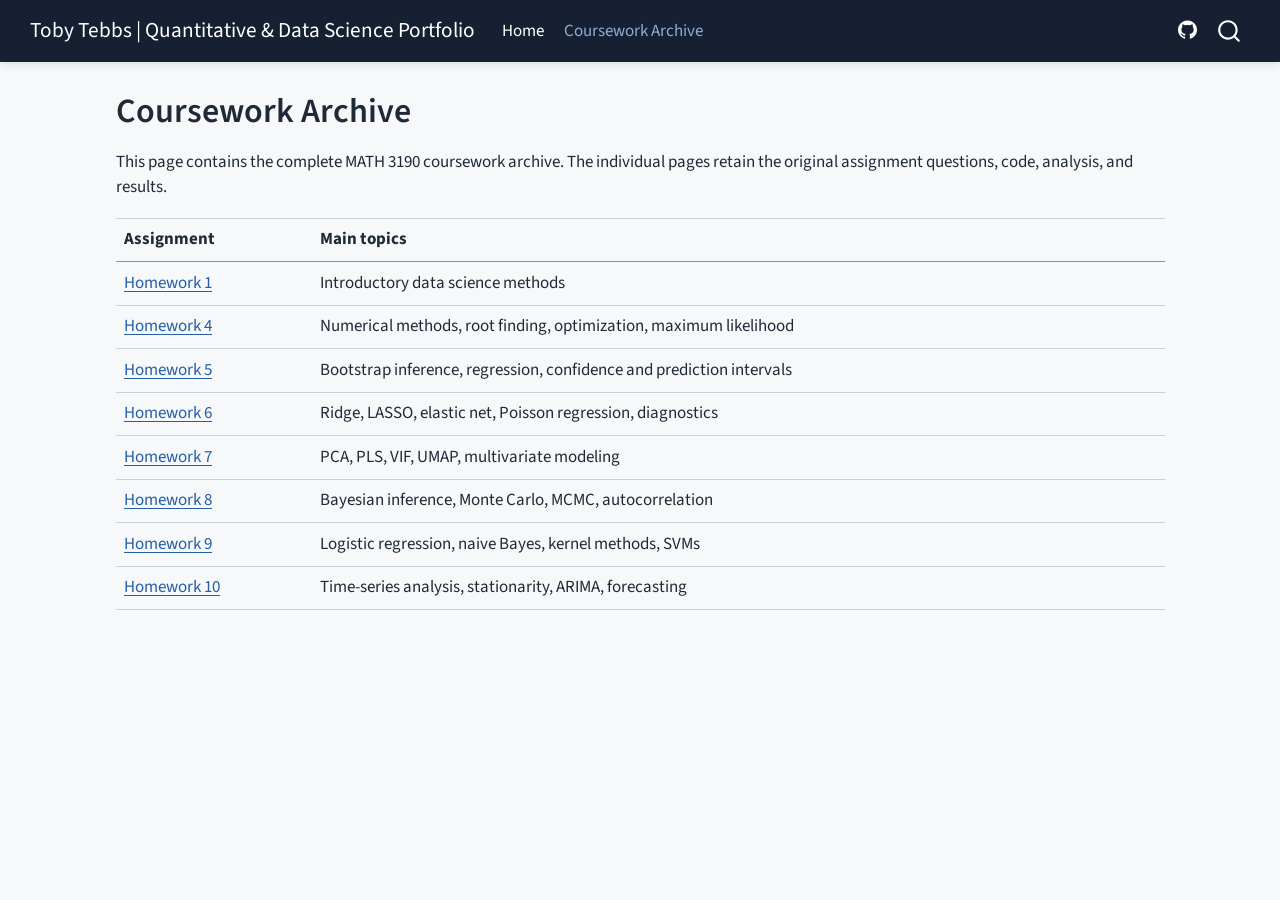
<file: docs/coursework.html>
<!DOCTYPE html>
<html xmlns="http://www.w3.org/1999/xhtml" lang="en" xml:lang="en"><head>

<meta charset="utf-8">
<meta name="generator" content="quarto-1.10.18">

<meta name="viewport" content="width=device-width, initial-scale=1.0, user-scalable=yes">


<title>Coursework Archive – Toby Tebbs | Quantitative &amp; Data Science Portfolio</title>
<style>
/* Default styles provided by pandoc.
** See https://pandoc.org/MANUAL.html#variables-for-html for config info.
*/
span.smallcaps{font-variant: small-caps;}
div.columns{display: flex; gap: 1.5em;}
div.column{flex: auto;}
@media screen {
div.columns{gap: min(4vw, 1.5em);}
div.column{overflow-x: auto;}
}
div.hanging-indent{margin-left: 1.5em; text-indent: -1.5em;}
ul.task-list{list-style: none;}
ul.task-list li input[type="checkbox"] {
  width: 0.8em;
  margin: 0 0.8em 0.2em -1em; /* quarto-specific, see https://github.com/quarto-dev/quarto-cli/issues/4556 */ 
  vertical-align: middle;
}
</style>


<script src="site_libs/quarto-nav/quarto-nav.js"></script>
<script src="site_libs/quarto-nav/headroom.min.js"></script>
<script src="site_libs/clipboard/clipboard.min.js"></script>
<script src="site_libs/quarto-search/autocomplete.umd.js"></script>
<script src="site_libs/quarto-search/fuse.min.js"></script>
<script src="site_libs/quarto-search/quarto-search.js"></script>
<meta name="quarto:offset" content="./">
<script src="site_libs/quarto-html/quarto.js" type="module"></script>
<script src="site_libs/quarto-html/tabsets/tabsets.js" type="module"></script>
<script src="site_libs/quarto-html/popper.min.js"></script>
<script src="site_libs/quarto-html/tippy.umd.min.js"></script>
<script src="site_libs/quarto-html/anchor.min.js"></script>
<link href="site_libs/quarto-html/tippy.css" rel="stylesheet">
<link href="site_libs/quarto-html/quarto-syntax-highlighting-64a204ab8560d761af7679ceaba22944.css" rel="stylesheet" id="quarto-text-highlighting-styles">
<script src="site_libs/bootstrap/bootstrap.min.js"></script>
<link href="site_libs/bootstrap/bootstrap-icons.css" rel="stylesheet">
<link href="site_libs/bootstrap/bootstrap-4452a7edd289750a818880ae92327f09.min.css" rel="stylesheet" append-hash="true" id="quarto-bootstrap" data-mode="light">
<script id="quarto-search-options" type="application/json">{
  "location": "navbar",
  "copy-button": false,
  "collapse-after": 3,
  "panel-placement": "end",
  "type": "overlay",
  "limit": 50,
  "keyboard-shortcut": [
    "f",
    "/",
    "s"
  ],
  "show-item-context": false,
  "language": {
    "search-no-results-text": "No results",
    "search-matching-documents-text": "matching documents",
    "search-copy-link-title": "Copy link to search",
    "search-hide-matches-text": "Hide additional matches",
    "search-more-match-text": "more match in this document",
    "search-more-matches-text": "more matches in this document",
    "search-clear-button-title": "Clear",
    "search-text-placeholder": "",
    "search-detached-cancel-button-title": "Cancel",
    "search-submit-button-title": "Submit",
    "search-label": "Search"
  }
}</script>
<style>html{ scroll-behavior: smooth; }</style>


<link rel="stylesheet" href="styles.css">
</head>

<body class="nav-fixed quarto-light">

<div id="quarto-search-results"></div>
  <header id="quarto-header" class="headroom fixed-top">
    <nav class="navbar navbar-expand-lg " data-bs-theme="dark">
      <div class="navbar-container container-fluid">
      <div class="navbar-brand-container mx-auto">
    <a class="navbar-brand" href="./index.html">
    <span class="navbar-title">Toby Tebbs | Quantitative &amp; Data Science Portfolio</span>
    </a>
  </div>
            <div id="quarto-search" class="" title="Search"></div>
          <button class="navbar-toggler" type="button" data-bs-toggle="collapse" data-bs-target="#navbarCollapse" aria-controls="navbarCollapse" role="menu" aria-expanded="false" aria-label="Toggle navigation" onclick="if (window.quartoToggleHeadroom) { window.quartoToggleHeadroom(); }">
  <span class="navbar-toggler-icon"></span>
</button>
          <div class="collapse navbar-collapse" id="navbarCollapse">
            <ul class="navbar-nav navbar-nav-scroll me-auto">
  <li class="nav-item">
    <a class="nav-link" href="./index.html"> 
<span class="menu-text">Home</span></a>
  </li>  
  <li class="nav-item">
    <a class="nav-link active" href="./coursework.html" aria-current="page"> 
<span class="menu-text">Coursework Archive</span></a>
  </li>  
</ul>
            <ul class="navbar-nav navbar-nav-scroll ms-auto">
  <li class="nav-item compact">
    <a class="nav-link" href="https://github.com/tobytebbs4-ship-it/Math_3190_Project_Portfolio"> <i class="bi bi-github" role="img" aria-label="GitHub">
</i> 
<span class="menu-text"></span></a>
  </li>  
</ul>
          </div> <!-- /navcollapse -->
            <div class="quarto-navbar-tools">
</div>
      </div> <!-- /container-fluid -->
    </nav>
</header>
<!-- content -->
<div id="quarto-content" class="quarto-container page-columns page-rows-contents page-layout-full page-navbar">
<!-- sidebar -->
<!-- margin-sidebar -->
    <div id="quarto-margin-sidebar" class="sidebar margin-sidebar zindex-bottom">
        
    </div>
<!-- main -->
<main class="content column-page" id="quarto-document-content">

<header id="title-block-header" class="quarto-title-block default">
<div class="quarto-title">
<h1 class="title">Coursework Archive</h1>
</div>



<div class="quarto-title-meta column-page">

    
  
    
  </div>
  


</header>


<p>This page contains the complete MATH 3190 coursework archive. The individual pages retain the original assignment questions, code, analysis, and results.</p>
<table class="caption-top table">
<thead>
<tr class="header">
<th>Assignment</th>
<th>Main topics</th>
</tr>
</thead>
<tbody>
<tr class="odd">
<td><a href="./Homework/HW1/Homework_1.html">Homework 1</a></td>
<td>Introductory data science methods</td>
</tr>
<tr class="even">
<td><a href="./Homework/HW4/Homework_4.html">Homework 4</a></td>
<td>Numerical methods, root finding, optimization, maximum likelihood</td>
</tr>
<tr class="odd">
<td><a href="./Homework/HW5/Homework_5.html">Homework 5</a></td>
<td>Bootstrap inference, regression, confidence and prediction intervals</td>
</tr>
<tr class="even">
<td><a href="./Homework/HW6/Homework 6.html">Homework 6</a></td>
<td>Ridge, LASSO, elastic net, Poisson regression, diagnostics</td>
</tr>
<tr class="odd">
<td><a href="./Homework/HW7/Homework 7.html">Homework 7</a></td>
<td>PCA, PLS, VIF, UMAP, multivariate modeling</td>
</tr>
<tr class="even">
<td><a href="./Homework/HW8/Homework 8.html">Homework 8</a></td>
<td>Bayesian inference, Monte Carlo, MCMC, autocorrelation</td>
</tr>
<tr class="odd">
<td><a href="./Homework/HW9/Homework 9.html">Homework 9</a></td>
<td>Logistic regression, naive Bayes, kernel methods, SVMs</td>
</tr>
<tr class="even">
<td><a href="./Homework/HW10/Homework 10.html">Homework 10</a></td>
<td>Time-series analysis, stationarity, ARIMA, forecasting</td>
</tr>
</tbody>
</table>



</main> <!-- /main -->
<script id="quarto-html-after-body" type="application/javascript">
  window.document.addEventListener("DOMContentLoaded", function (event) {
    const icon = "";
    const anchorJS = new window.AnchorJS();
    anchorJS.options = {
      placement: 'right',
      icon: icon
    };
    anchorJS.add('.anchored');
    const isCodeAnnotation = (el) => {
      for (const clz of el.classList) {
        if (clz.startsWith('code-annotation-')) {                     
          return true;
        }
      }
      return false;
    }
    const onCopySuccess = function(e) {
      // button target
      const button = e.trigger;
      // don't keep focus
      button.blur();
      // flash "checked"
      button.classList.add('code-copy-button-checked');
      var currentTitle = button.getAttribute("title");
      button.setAttribute("title", "Copied!");
      let tooltip;
      if (window.bootstrap) {
        button.setAttribute("data-bs-toggle", "tooltip");
        button.setAttribute("data-bs-placement", "left");
        button.setAttribute("data-bs-title", "Copied!");
        tooltip = new bootstrap.Tooltip(button, 
          { trigger: "manual", 
            customClass: "code-copy-button-tooltip",
            offset: [0, -8]});
        tooltip.show();    
      }
      setTimeout(function() {
        if (tooltip) {
          tooltip.hide();
          button.removeAttribute("data-bs-title");
          button.removeAttribute("data-bs-toggle");
          button.removeAttribute("data-bs-placement");
        }
        button.setAttribute("title", currentTitle);
        button.classList.remove('code-copy-button-checked');
      }, 1000);
      // clear code selection
      e.clearSelection();
    }
    const getTextToCopy = function(trigger) {
      const outerScaffold = trigger.parentElement.cloneNode(true);
      const codeEl = outerScaffold.querySelector('code');
      for (const childEl of codeEl.children) {
        if (isCodeAnnotation(childEl)) {
          childEl.remove();
        }
      }
      return codeEl.innerText;
    }
    const clipboard = new window.ClipboardJS('.code-copy-button:not([data-in-quarto-modal])', {
      text: getTextToCopy
    });
    clipboard.on('success', onCopySuccess);
    if (window.document.getElementById('quarto-embedded-source-code-modal')) {
      const clipboardModal = new window.ClipboardJS('.code-copy-button[data-in-quarto-modal]', {
        text: getTextToCopy,
        container: window.document.getElementById('quarto-embedded-source-code-modal')
      });
      clipboardModal.on('success', onCopySuccess);
    }
      var localhostRegex = new RegExp(/^(?:http|https):\/\/localhost\:?[0-9]*\//);
      var mailtoRegex = new RegExp(/^mailto:/);
        var filterRegex = new RegExp('/' + window.location.host + '/');
      var isInternal = (href) => {
          return filterRegex.test(href) || localhostRegex.test(href) || mailtoRegex.test(href);
      }
      // Inspect non-navigation links and adorn them if external
     var links = window.document.querySelectorAll('a[href]:not(.nav-link):not(.navbar-brand):not(.toc-action):not(.sidebar-link):not(.sidebar-item-toggle):not(.pagination-link):not(.no-external):not([aria-hidden]):not(.dropdown-item):not(.quarto-navigation-tool):not(.about-link)');
      for (var i=0; i<links.length; i++) {
        const link = links[i];
        if (!isInternal(link.href)) {
          // undo the damage that might have been done by quarto-nav.js in the case of
          // links that we want to consider external
          if (link.dataset.originalHref !== undefined) {
            link.href = link.dataset.originalHref;
          }
        }
      }
    function tippyHover(el, contentFn, onTriggerFn, onUntriggerFn) {
      const config = {
        allowHTML: true,
        maxWidth: 500,
        delay: 100,
        arrow: false,
        appendTo: function(el) {
            return el.parentElement;
        },
        interactive: true,
        interactiveBorder: 10,
        theme: 'quarto',
        placement: 'bottom-start',
      };
      if (contentFn) {
        config.content = contentFn;
      }
      if (onTriggerFn) {
        config.onTrigger = onTriggerFn;
      }
      if (onUntriggerFn) {
        config.onUntrigger = onUntriggerFn;
      }
      window.tippy(el, config); 
    }
    const noterefs = window.document.querySelectorAll('a[role="doc-noteref"]');
    for (var i=0; i<noterefs.length; i++) {
      const ref = noterefs[i];
      tippyHover(ref, function() {
        // use id or data attribute instead here
        let href = ref.getAttribute('data-footnote-href') || ref.getAttribute('href');
        try { href = new URL(href).hash; } catch {}
        const id = href.replace(/^#\/?/, "");
        const note = window.document.getElementById(id);
        if (note) {
          return note.innerHTML;
        } else {
          return "";
        }
      });
    }
    const xrefs = window.document.querySelectorAll('a.quarto-xref');
    const processXRef = (id, note) => {
      // Strip column container classes
      const stripColumnClz = (el) => {
        el.classList.remove("page-full", "page-columns");
        if (el.children) {
          for (const child of el.children) {
            stripColumnClz(child);
          }
        }
      }
      stripColumnClz(note)
      if (id === null || id.startsWith('sec-')) {
        // Special case sections, only their first couple elements
        const container = document.createElement("div");
        if (note.children && note.children.length > 2) {
          container.appendChild(note.children[0].cloneNode(true));
          for (let i = 1; i < note.children.length; i++) {
            const child = note.children[i];
            if (child.tagName === "P" && child.innerText === "") {
              continue;
            } else {
              container.appendChild(child.cloneNode(true));
              break;
            }
          }
          if (window.Quarto?.typesetMath) {
            window.Quarto.typesetMath(container);
          }
          return container.innerHTML
        } else {
          if (window.Quarto?.typesetMath) {
            window.Quarto.typesetMath(note);
          }
          return note.innerHTML;
        }
      } else {
        // Remove any anchor links if they are present
        const anchorLink = note.querySelector('a.anchorjs-link');
        if (anchorLink) {
          anchorLink.remove();
        }
        if (window.Quarto?.typesetMath) {
          window.Quarto.typesetMath(note);
        }
        if (note.classList.contains("callout")) {
          return note.outerHTML;
        } else {
          return note.innerHTML;
        }
      }
    }
    for (var i=0; i<xrefs.length; i++) {
      const xref = xrefs[i];
      tippyHover(xref, undefined, function(instance) {
        instance.disable();
        let url = xref.getAttribute('href');
        let hash = undefined; 
        if (url.startsWith('#')) {
          hash = url;
        } else {
          try { hash = new URL(url).hash; } catch {}
        }
        if (hash) {
          const id = hash.replace(/^#\/?/, "");
          const note = window.document.getElementById(id);
          if (note !== null) {
            try {
              const html = processXRef(id, note.cloneNode(true));
              instance.setContent(html);
            } finally {
              instance.enable();
              instance.show();
            }
          } else {
            // See if we can fetch this
            fetch(url.split('#')[0])
            .then(res => res.text())
            .then(html => {
              const parser = new DOMParser();
              const htmlDoc = parser.parseFromString(html, "text/html");
              const note = htmlDoc.getElementById(id);
              if (note !== null) {
                const html = processXRef(id, note);
                instance.setContent(html);
              } 
            }).finally(() => {
              instance.enable();
              instance.show();
            });
          }
        } else {
          // See if we can fetch a full url (with no hash to target)
          // This is a special case and we should probably do some content thinning / targeting
          fetch(url)
          .then(res => res.text())
          .then(html => {
            const parser = new DOMParser();
            const htmlDoc = parser.parseFromString(html, "text/html");
            const note = htmlDoc.querySelector('main.content');
            if (note !== null) {
              // This should only happen for chapter cross references
              // (since there is no id in the URL)
              // remove the first header
              if (note.children.length > 0 && note.children[0].tagName === "HEADER") {
                note.children[0].remove();
              }
              const html = processXRef(null, note);
              instance.setContent(html);
            } 
          }).finally(() => {
            instance.enable();
            instance.show();
          });
        }
      }, function(instance) {
      });
    }
        let selectedAnnoteEl;
        const selectorForAnnotation = ( cell, annotation) => {
          let cellAttr = 'data-code-cell="' + cell + '"';
          let lineAttr = 'data-code-annotation="' +  annotation + '"';
          const selector = 'span[' + cellAttr + '][' + lineAttr + ']';
          return selector;
        }
        const selectCodeLines = (annoteEl) => {
          const doc = window.document;
          const targetCell = annoteEl.getAttribute("data-target-cell");
          const targetAnnotation = annoteEl.getAttribute("data-target-annotation");
          const annoteSpan = window.document.querySelector(selectorForAnnotation(targetCell, targetAnnotation));
          const lines = annoteSpan.getAttribute("data-code-lines").split(",");
          const lineIds = lines.map((line) => {
            return targetCell + "-" + line;
          })
          let top = null;
          let height = null;
          let parent = null;
          if (lineIds.length > 0) {
              //compute the position of the single el (top and bottom and make a div)
              const el = window.document.getElementById(lineIds[0]);
              top = el.offsetTop;
              height = el.offsetHeight;
              parent = el.parentElement.parentElement;
            if (lineIds.length > 1) {
              const lastEl = window.document.getElementById(lineIds[lineIds.length - 1]);
              const bottom = lastEl.offsetTop + lastEl.offsetHeight;
              height = bottom - top;
            }
            if (top !== null && height !== null && parent !== null) {
              // cook up a div (if necessary) and position it 
              let div = window.document.getElementById("code-annotation-line-highlight");
              if (div === null) {
                div = window.document.createElement("div");
                div.setAttribute("id", "code-annotation-line-highlight");
                div.style.position = 'absolute';
                parent.appendChild(div);
              }
              div.style.top = top - 2 + "px";
              div.style.height = height + 4 + "px";
              div.style.left = 0;
              let gutterDiv = window.document.getElementById("code-annotation-line-highlight-gutter");
              if (gutterDiv === null) {
                gutterDiv = window.document.createElement("div");
                gutterDiv.setAttribute("id", "code-annotation-line-highlight-gutter");
                gutterDiv.style.position = 'absolute';
                const codeCell = window.document.getElementById(targetCell);
                const gutter = codeCell.querySelector('.code-annotation-gutter');
                gutter.appendChild(gutterDiv);
              }
              gutterDiv.style.top = top - 2 + "px";
              gutterDiv.style.height = height + 4 + "px";
            }
            selectedAnnoteEl = annoteEl;
          }
        };
        const unselectCodeLines = () => {
          const elementsIds = ["code-annotation-line-highlight", "code-annotation-line-highlight-gutter"];
          elementsIds.forEach((elId) => {
            const div = window.document.getElementById(elId);
            if (div) {
              div.remove();
            }
          });
          selectedAnnoteEl = undefined;
        };
          // Handle positioning of the toggle
      window.addEventListener(
        "resize",
        throttle(() => {
          elRect = undefined;
          if (selectedAnnoteEl) {
            selectCodeLines(selectedAnnoteEl);
          }
        }, 10)
      );
      function throttle(fn, ms) {
      let throttle = false;
      let timer;
        return (...args) => {
          if(!throttle) { // first call gets through
              fn.apply(this, args);
              throttle = true;
          } else { // all the others get throttled
              if(timer) clearTimeout(timer); // cancel #2
              timer = setTimeout(() => {
                fn.apply(this, args);
                timer = throttle = false;
              }, ms);
          }
        };
      }
        // Attach click handler to the DT
        const annoteDls = window.document.querySelectorAll('dt[data-target-cell]');
        for (const annoteDlNode of annoteDls) {
          annoteDlNode.addEventListener('click', (event) => {
            const clickedEl = event.target;
            if (clickedEl !== selectedAnnoteEl) {
              unselectCodeLines();
              const activeEl = window.document.querySelector('dt[data-target-cell].code-annotation-active');
              if (activeEl) {
                activeEl.classList.remove('code-annotation-active');
              }
              selectCodeLines(clickedEl);
              clickedEl.classList.add('code-annotation-active');
            } else {
              // Unselect the line
              unselectCodeLines();
              clickedEl.classList.remove('code-annotation-active');
            }
          });
        }
    const findCites = (el) => {
      const parentEl = el.parentElement;
      if (parentEl) {
        const cites = parentEl.dataset.cites;
        if (cites) {
          return {
            el,
            cites: cites.split(' ')
          };
        } else {
          return findCites(el.parentElement)
        }
      } else {
        return undefined;
      }
    };
    var bibliorefs = window.document.querySelectorAll('a[role="doc-biblioref"]');
    for (var i=0; i<bibliorefs.length; i++) {
      const ref = bibliorefs[i];
      const citeInfo = findCites(ref);
      if (citeInfo) {
        tippyHover(citeInfo.el, function() {
          var popup = window.document.createElement('div');
          citeInfo.cites.forEach(function(cite) {
            var citeDiv = window.document.createElement('div');
            citeDiv.classList.add('hanging-indent');
            citeDiv.classList.add('csl-entry');
            var biblioDiv = window.document.getElementById('ref-' + cite);
            if (biblioDiv) {
              citeDiv.innerHTML = biblioDiv.innerHTML;
            }
            popup.appendChild(citeDiv);
          });
          return popup.innerHTML;
        });
      }
    }
  });
  </script>
</div> <!-- /content -->




<script src="site_libs/quarto-html/zenscroll-min.js"></script>
</body></html>
</file>
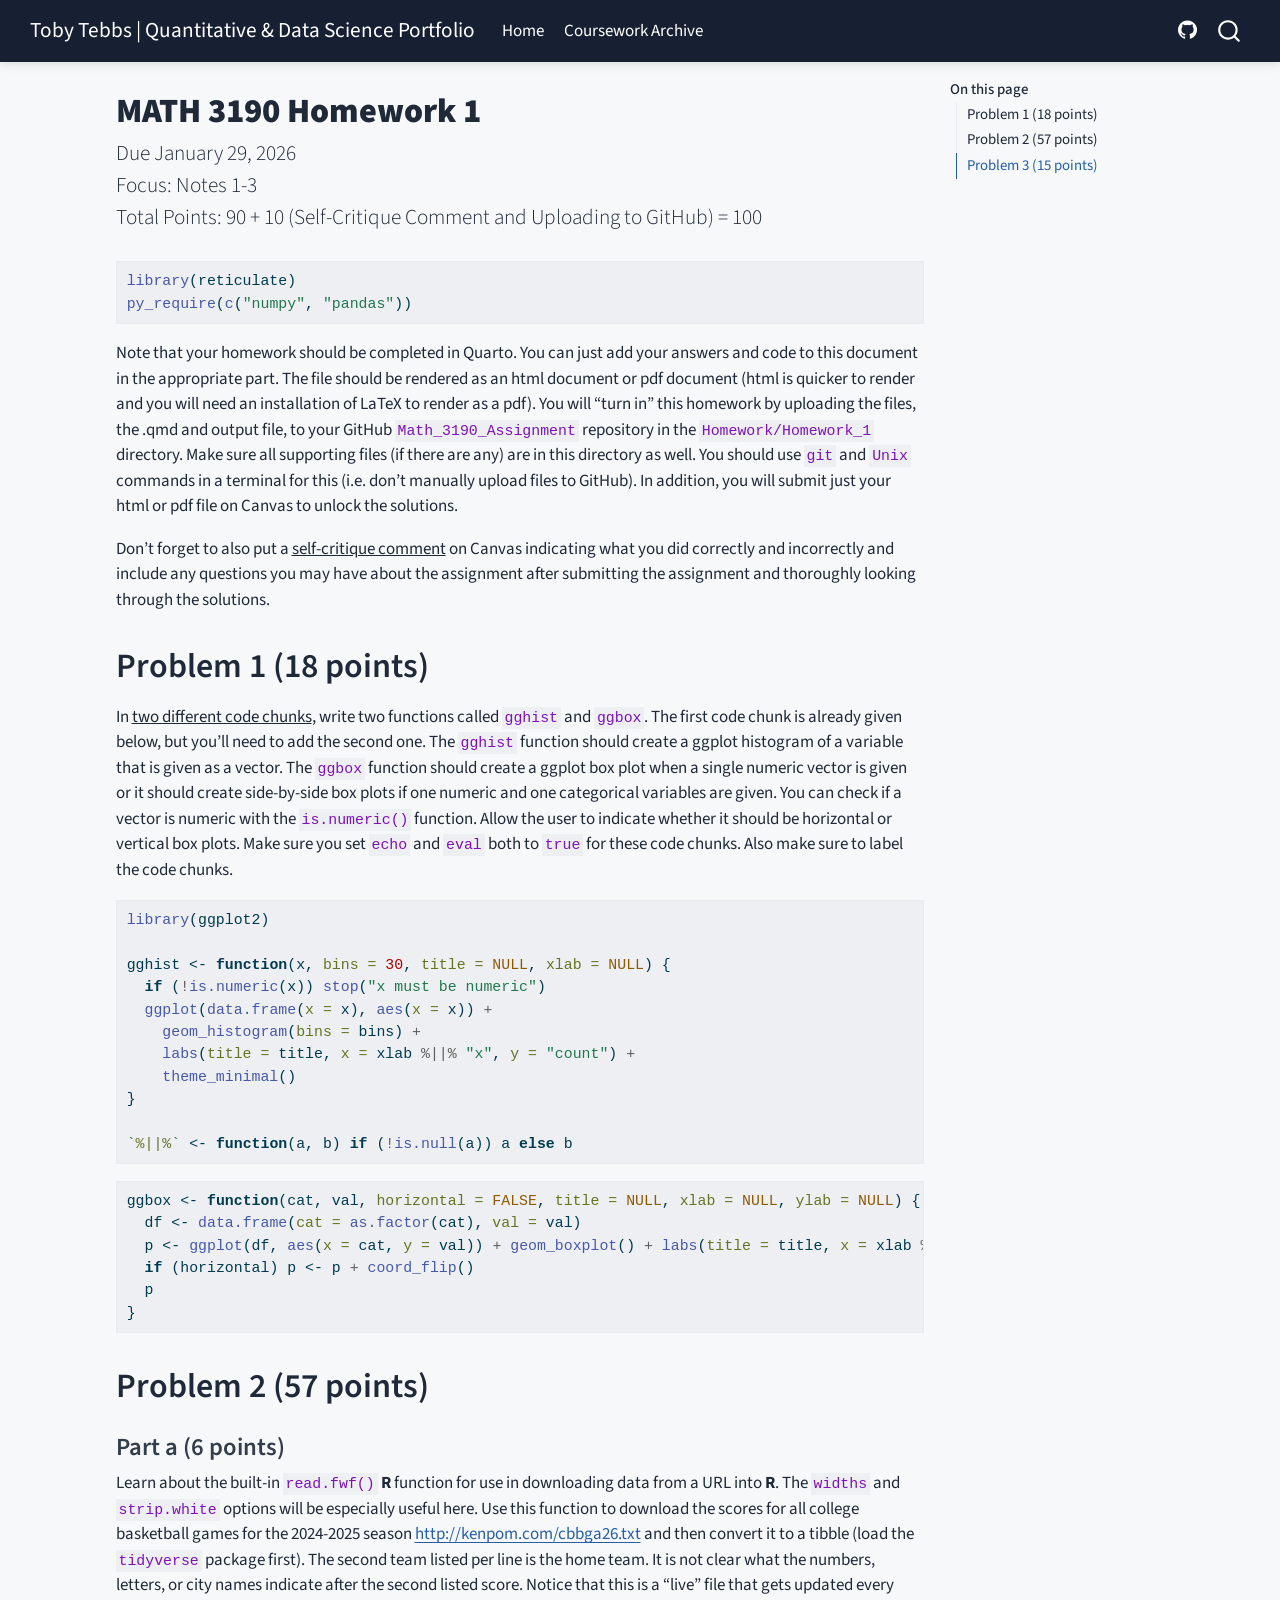
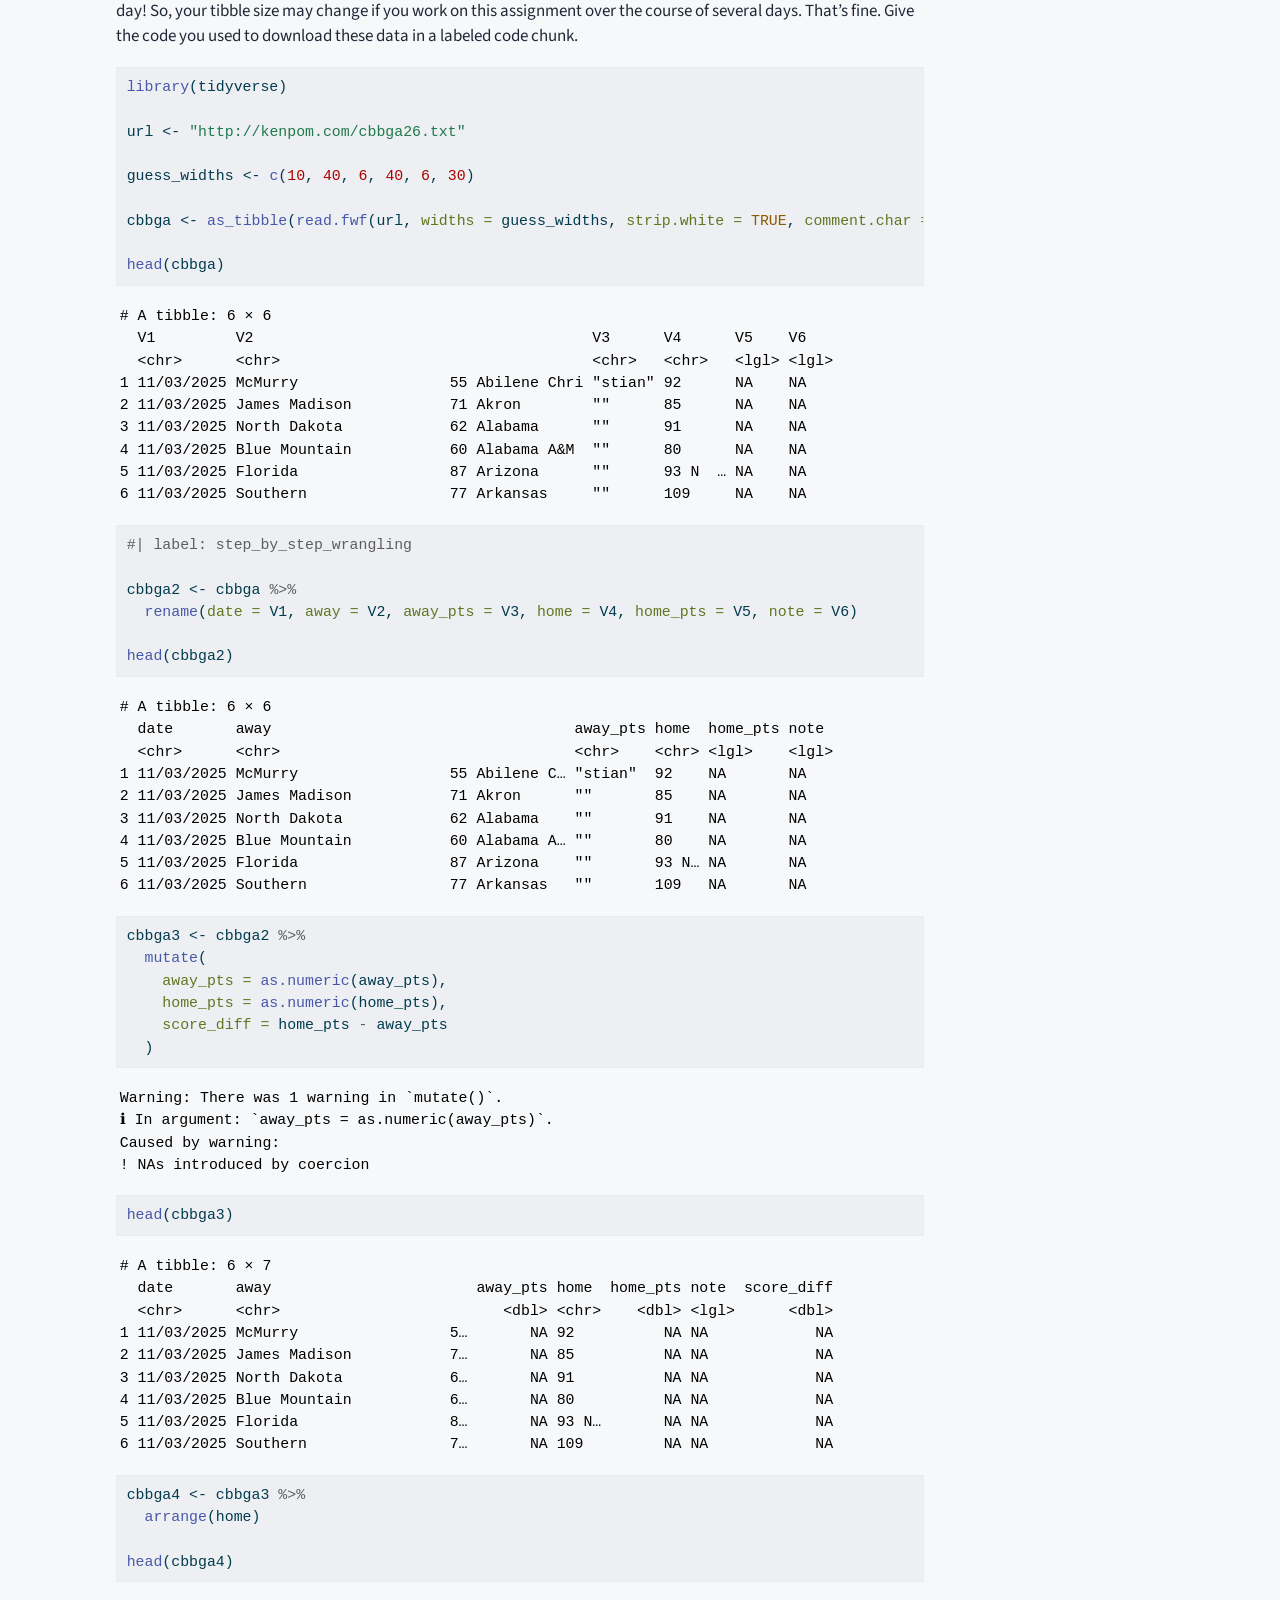
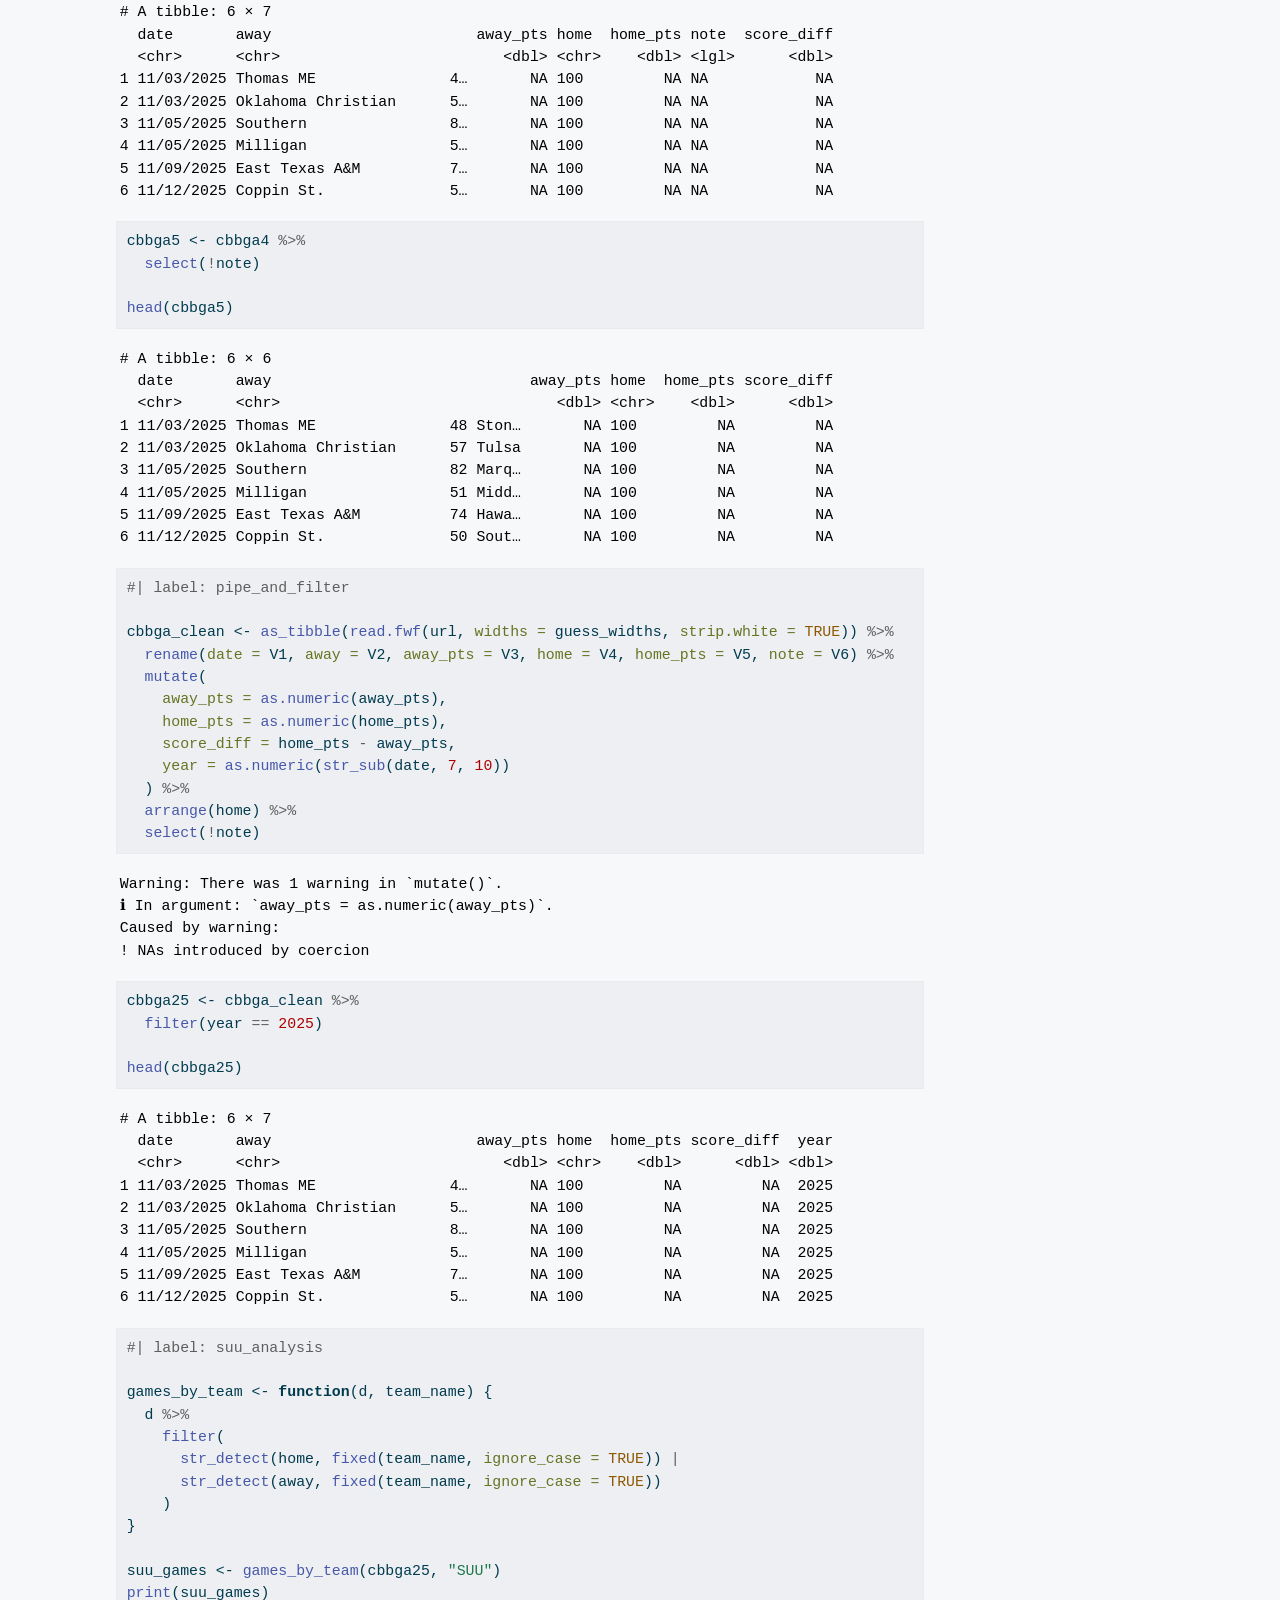
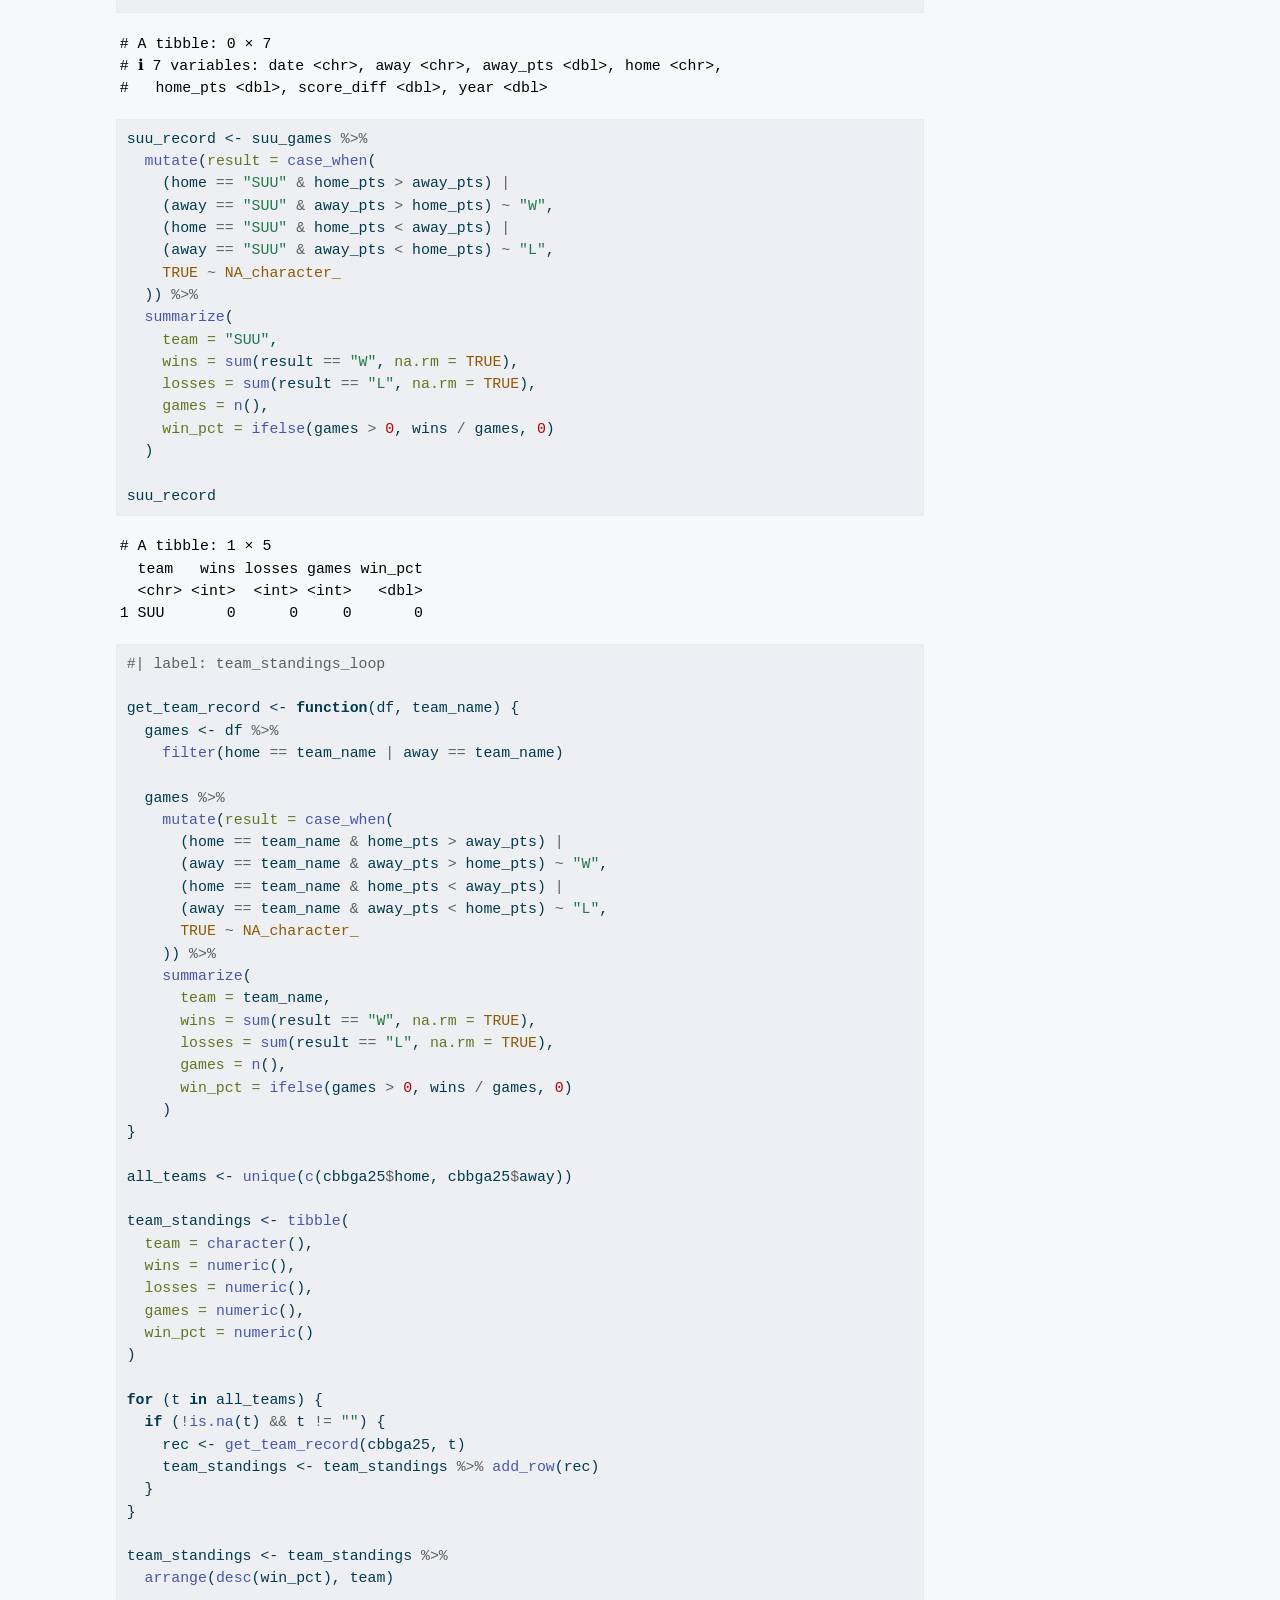
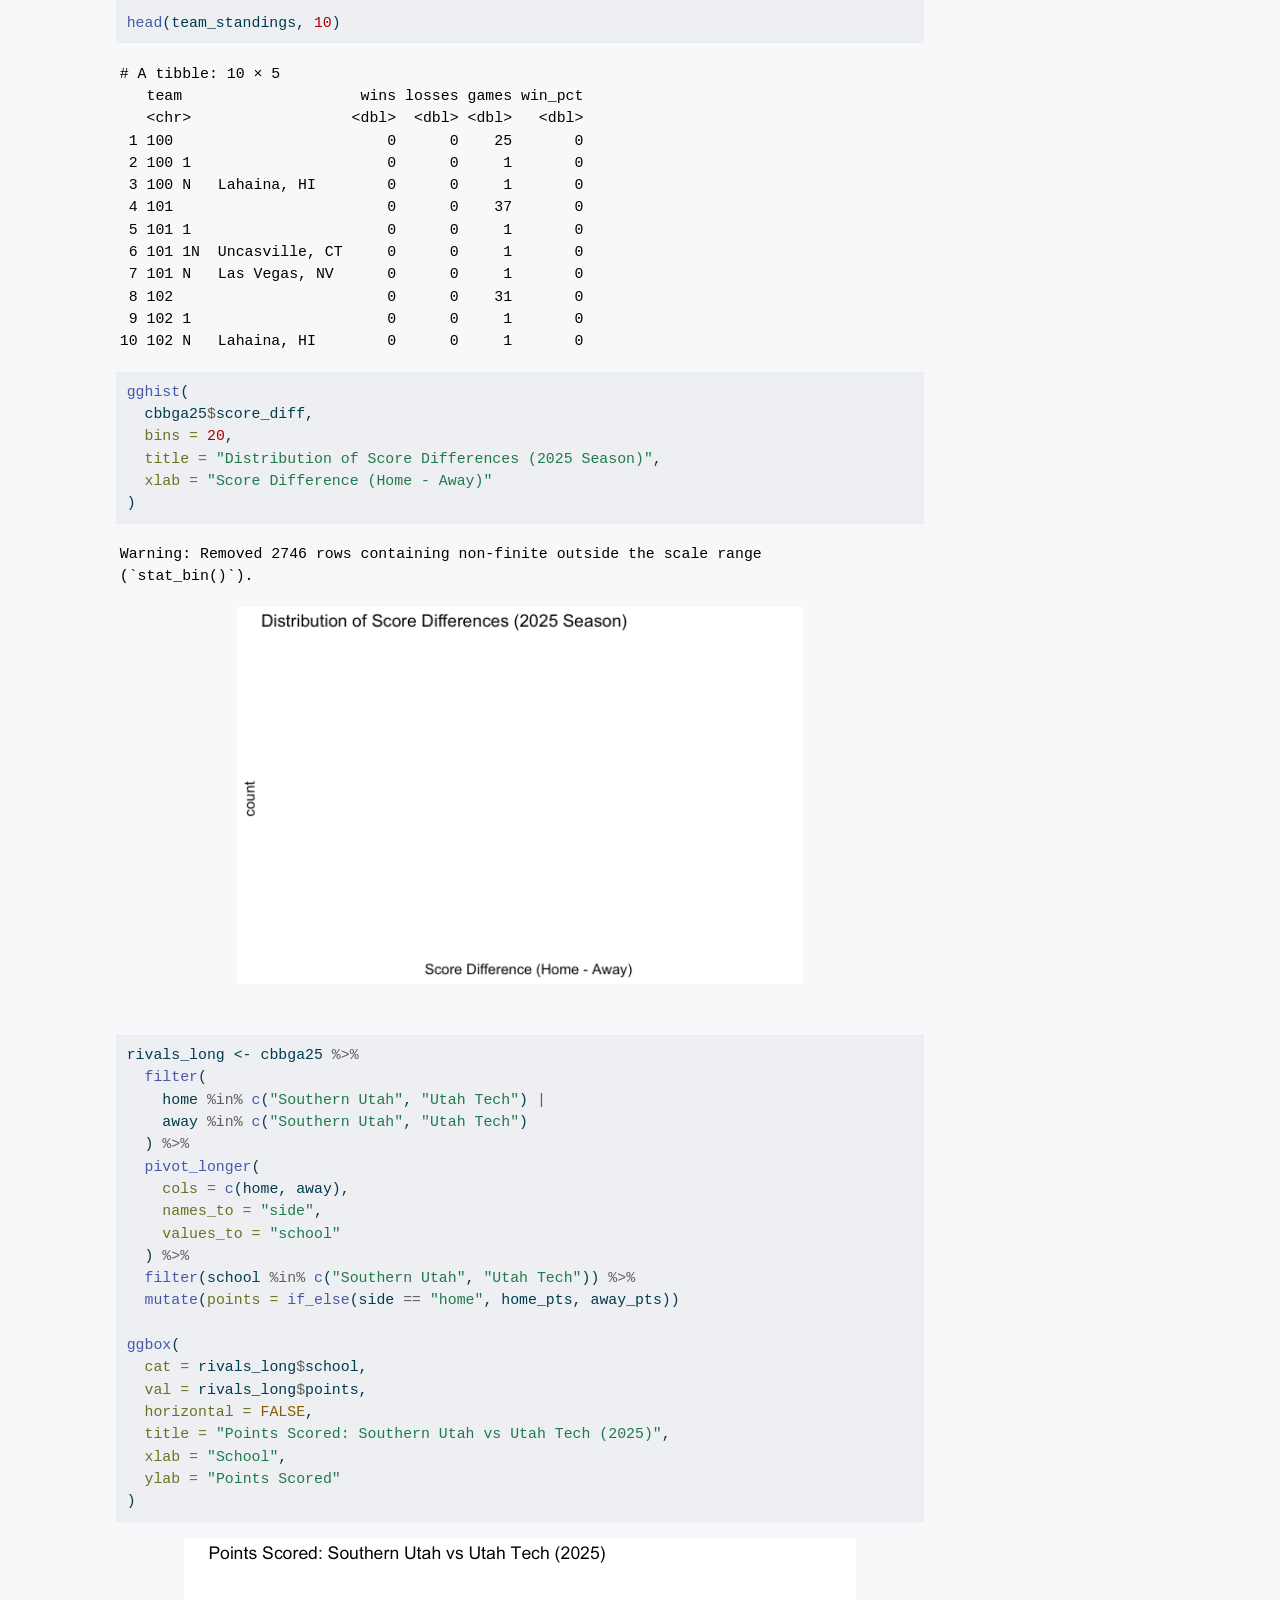
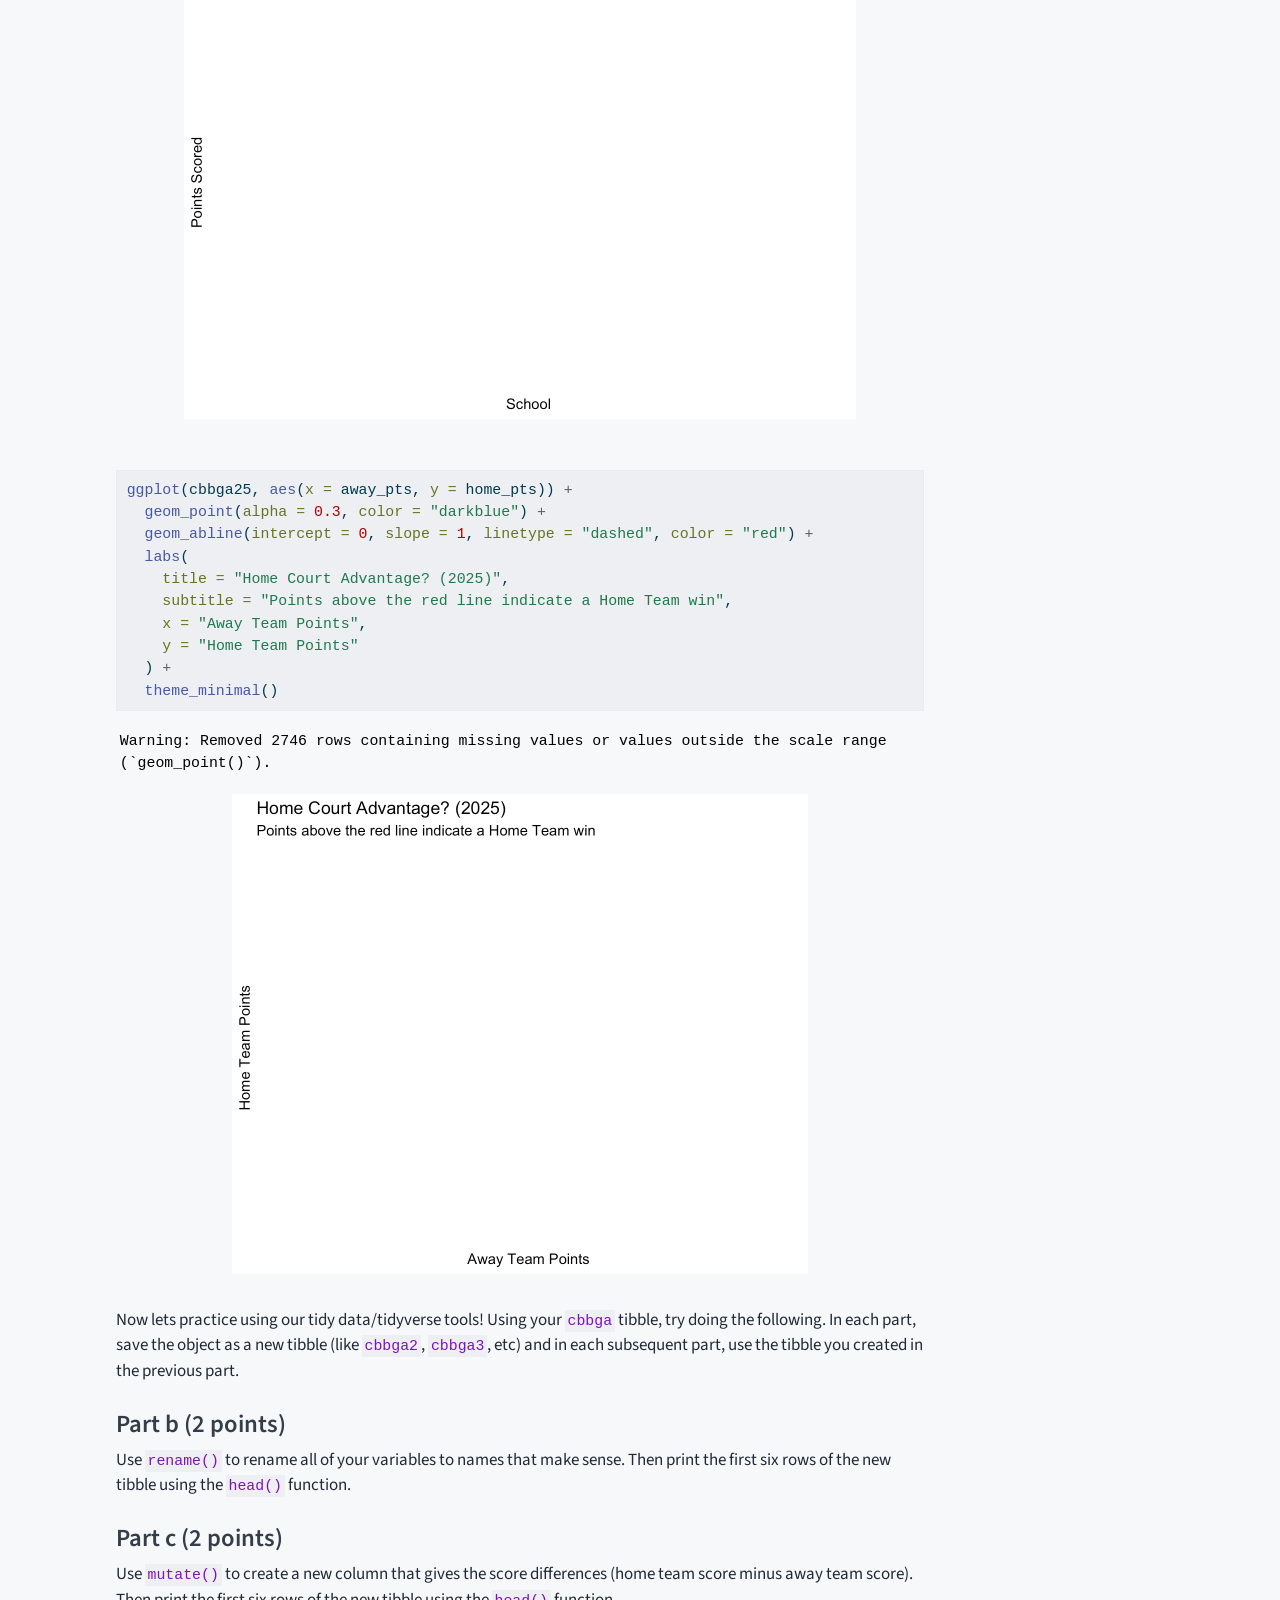
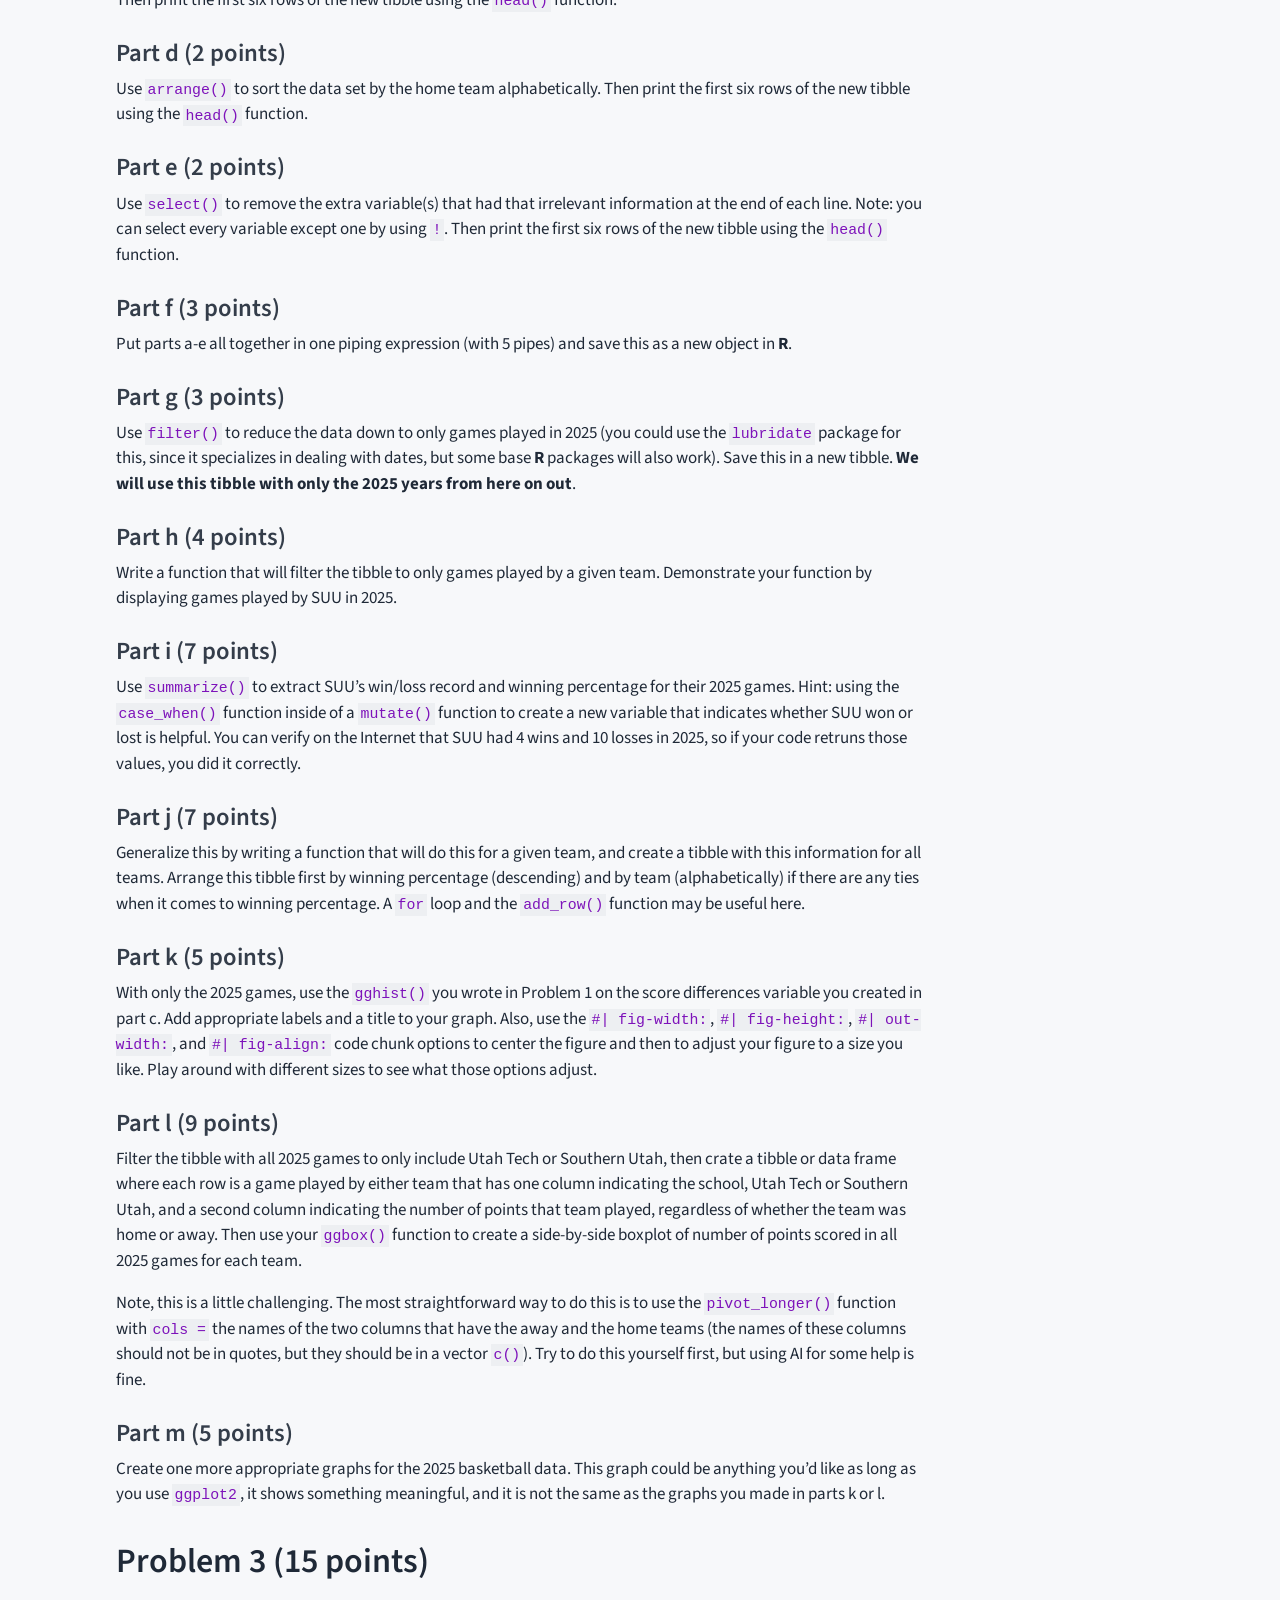
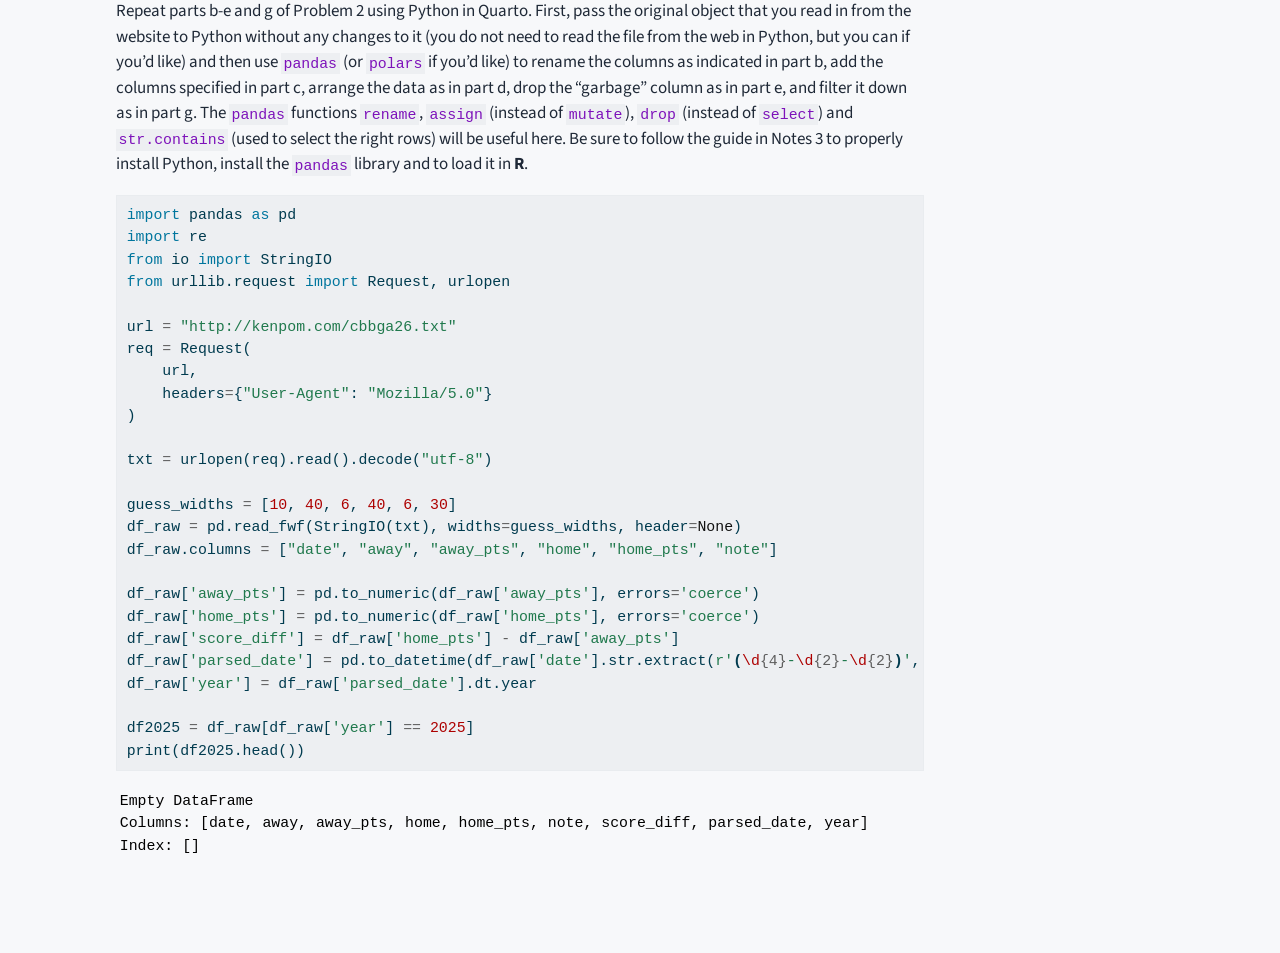
<file: docs/Homework/HW1/Homework_1.html>
<!DOCTYPE html>
<html xmlns="http://www.w3.org/1999/xhtml" lang="en" xml:lang="en"><head>

<meta charset="utf-8">
<meta name="generator" content="quarto-1.10.18">

<meta name="viewport" content="width=device-width, initial-scale=1.0, user-scalable=yes">


<title>MATH 3190 Homework 1 – Toby Tebbs | Quantitative &amp; Data Science Portfolio</title>
<style>
/* Default styles provided by pandoc.
** See https://pandoc.org/MANUAL.html#variables-for-html for config info.
*/
span.smallcaps{font-variant: small-caps;}
div.columns{display: flex; gap: 1.5em;}
div.column{flex: auto;}
@media screen {
div.columns{gap: min(4vw, 1.5em);}
div.column{overflow-x: auto;}
}
div.hanging-indent{margin-left: 1.5em; text-indent: -1.5em;}
ul.task-list{list-style: none;}
ul.task-list li input[type="checkbox"] {
  width: 0.8em;
  margin: 0 0.8em 0.2em -1em; /* quarto-specific, see https://github.com/quarto-dev/quarto-cli/issues/4556 */ 
  vertical-align: middle;
}
/* CSS for syntax highlighting */
html { -webkit-text-size-adjust: 100%; }
pre > code.sourceCode { white-space: pre; position: relative; }
pre > code.sourceCode > span { display: inline-block; line-height: 1.25; }
pre > code.sourceCode > span:empty { height: 1.2em; }
.sourceCode { overflow: visible; }
code.sourceCode > span { color: inherit; text-decoration: inherit; }
div.sourceCode { margin: 1em 0; }
pre.sourceCode { margin: 0; }
@media screen {
div.sourceCode { overflow: auto; }
}
@media print {
pre > code.sourceCode { white-space: pre-wrap; }
pre > code.sourceCode > span { text-indent: -5em; padding-left: 5em; }
}
pre.numberSource code
  { counter-reset: source-line 0; }
pre.numberSource code > span
  { position: relative; left: -4em; counter-increment: source-line; }
pre.numberSource code > span > a:first-child::before
  { content: counter(source-line);
    position: relative; left: -1em; text-align: right; vertical-align: baseline;
    border: none; display: inline-block;
    -webkit-touch-callout: none; -webkit-user-select: none;
    -khtml-user-select: none; -moz-user-select: none;
    -ms-user-select: none; user-select: none;
    padding: 0 4px; width: 4em;
  }
pre.numberSource { margin-left: 3em;  padding-left: 4px; }
div.sourceCode
  {   }
@media screen {
pre > code.sourceCode > span > a:first-child::before { text-decoration: underline; }
}
</style>


<script src="../../site_libs/quarto-nav/quarto-nav.js"></script>
<script src="../../site_libs/quarto-nav/headroom.min.js"></script>
<script src="../../site_libs/clipboard/clipboard.min.js"></script>
<script src="../../site_libs/quarto-search/autocomplete.umd.js"></script>
<script src="../../site_libs/quarto-search/fuse.min.js"></script>
<script src="../../site_libs/quarto-search/quarto-search.js"></script>
<meta name="quarto:offset" content="../../">
<script src="../../site_libs/quarto-html/quarto.js" type="module"></script>
<script src="../../site_libs/quarto-html/tabsets/tabsets.js" type="module"></script>
<script src="../../site_libs/quarto-html/popper.min.js"></script>
<script src="../../site_libs/quarto-html/tippy.umd.min.js"></script>
<script src="../../site_libs/quarto-html/anchor.min.js"></script>
<link href="../../site_libs/quarto-html/tippy.css" rel="stylesheet">
<link href="../../site_libs/quarto-html/quarto-syntax-highlighting-64a204ab8560d761af7679ceaba22944.css" rel="stylesheet" id="quarto-text-highlighting-styles">
<script src="../../site_libs/bootstrap/bootstrap.min.js"></script>
<link href="../../site_libs/bootstrap/bootstrap-icons.css" rel="stylesheet">
<link href="../../site_libs/bootstrap/bootstrap-4452a7edd289750a818880ae92327f09.min.css" rel="stylesheet" append-hash="true" id="quarto-bootstrap" data-mode="light">
<script id="quarto-search-options" type="application/json">{
  "location": "navbar",
  "copy-button": false,
  "collapse-after": 3,
  "panel-placement": "end",
  "type": "overlay",
  "limit": 50,
  "keyboard-shortcut": [
    "f",
    "/",
    "s"
  ],
  "show-item-context": false,
  "language": {
    "search-no-results-text": "No results",
    "search-matching-documents-text": "matching documents",
    "search-copy-link-title": "Copy link to search",
    "search-hide-matches-text": "Hide additional matches",
    "search-more-match-text": "more match in this document",
    "search-more-matches-text": "more matches in this document",
    "search-clear-button-title": "Clear",
    "search-text-placeholder": "",
    "search-detached-cancel-button-title": "Cancel",
    "search-submit-button-title": "Submit",
    "search-label": "Search"
  }
}</script>
<style>html{ scroll-behavior: smooth; }</style>


<link rel="stylesheet" href="../../styles.css">
</head>

<body class="nav-fixed quarto-light">

<div id="quarto-search-results"></div>
  <header id="quarto-header" class="headroom fixed-top">
    <nav class="navbar navbar-expand-lg " data-bs-theme="dark">
      <div class="navbar-container container-fluid">
      <div class="navbar-brand-container mx-auto">
    <a class="navbar-brand" href="../../index.html">
    <span class="navbar-title">Toby Tebbs | Quantitative &amp; Data Science Portfolio</span>
    </a>
  </div>
            <div id="quarto-search" class="" title="Search"></div>
          <button class="navbar-toggler" type="button" data-bs-toggle="collapse" data-bs-target="#navbarCollapse" aria-controls="navbarCollapse" role="menu" aria-expanded="false" aria-label="Toggle navigation" onclick="if (window.quartoToggleHeadroom) { window.quartoToggleHeadroom(); }">
  <span class="navbar-toggler-icon"></span>
</button>
          <div class="collapse navbar-collapse" id="navbarCollapse">
            <ul class="navbar-nav navbar-nav-scroll me-auto">
  <li class="nav-item">
    <a class="nav-link" href="../../index.html"> 
<span class="menu-text">Home</span></a>
  </li>  
  <li class="nav-item">
    <a class="nav-link" href="../../coursework.html"> 
<span class="menu-text">Coursework Archive</span></a>
  </li>  
</ul>
            <ul class="navbar-nav navbar-nav-scroll ms-auto">
  <li class="nav-item compact">
    <a class="nav-link" href="https://github.com/tobytebbs4-ship-it/Math_3190_Project_Portfolio"> <i class="bi bi-github" role="img" aria-label="GitHub">
</i> 
<span class="menu-text"></span></a>
  </li>  
</ul>
          </div> <!-- /navcollapse -->
            <div class="quarto-navbar-tools">
</div>
      </div> <!-- /container-fluid -->
    </nav>
</header>
<!-- content -->
<div id="quarto-content" class="quarto-container page-columns page-rows-contents page-layout-full page-navbar">
<!-- sidebar -->
<!-- margin-sidebar -->
    <div id="quarto-margin-sidebar" class="sidebar margin-sidebar">
        <nav id="TOC" role="doc-toc" class="toc-active">
    <h2 id="toc-title">On this page</h2>
   
  <ul>
  <li><a href="#problem-1-18-points" id="toc-problem-1-18-points" class="nav-link active" data-scroll-target="#problem-1-18-points">Problem 1 (18 points)</a></li>
  <li><a href="#problem-2-57-points" id="toc-problem-2-57-points" class="nav-link" data-scroll-target="#problem-2-57-points">Problem 2 (57 points)</a>
  <ul class="collapse">
  <li><a href="#part-a-6-points" id="toc-part-a-6-points" class="nav-link" data-scroll-target="#part-a-6-points">Part a (6 points)</a></li>
  <li><a href="#part-b-2-points" id="toc-part-b-2-points" class="nav-link" data-scroll-target="#part-b-2-points">Part b (2 points)</a></li>
  <li><a href="#part-c-2-points" id="toc-part-c-2-points" class="nav-link" data-scroll-target="#part-c-2-points">Part c (2 points)</a></li>
  <li><a href="#part-d-2-points" id="toc-part-d-2-points" class="nav-link" data-scroll-target="#part-d-2-points">Part d (2 points)</a></li>
  <li><a href="#part-e-2-points" id="toc-part-e-2-points" class="nav-link" data-scroll-target="#part-e-2-points">Part e (2 points)</a></li>
  <li><a href="#part-f-3-points" id="toc-part-f-3-points" class="nav-link" data-scroll-target="#part-f-3-points">Part f (3 points)</a></li>
  <li><a href="#part-g-3-points" id="toc-part-g-3-points" class="nav-link" data-scroll-target="#part-g-3-points">Part g (3 points)</a></li>
  <li><a href="#part-h-4-points" id="toc-part-h-4-points" class="nav-link" data-scroll-target="#part-h-4-points">Part h (4 points)</a></li>
  <li><a href="#part-i-7-points" id="toc-part-i-7-points" class="nav-link" data-scroll-target="#part-i-7-points">Part i (7 points)</a></li>
  <li><a href="#part-j-7-points" id="toc-part-j-7-points" class="nav-link" data-scroll-target="#part-j-7-points">Part j (7 points)</a></li>
  <li><a href="#part-k-5-points" id="toc-part-k-5-points" class="nav-link" data-scroll-target="#part-k-5-points">Part k (5 points)</a></li>
  <li><a href="#part-l-9-points" id="toc-part-l-9-points" class="nav-link" data-scroll-target="#part-l-9-points">Part l (9 points)</a></li>
  <li><a href="#part-m-5-points" id="toc-part-m-5-points" class="nav-link" data-scroll-target="#part-m-5-points">Part m (5 points)</a></li>
  </ul></li>
  <li><a href="#problem-3-15-points" id="toc-problem-3-15-points" class="nav-link" data-scroll-target="#problem-3-15-points">Problem 3 (15 points)</a></li>
  </ul>
</nav>
    </div>
<!-- main -->
<main class="content column-page-left" id="quarto-document-content">

<header id="title-block-header" class="quarto-title-block default">
<div class="quarto-title">
<h1 class="title"><strong>MATH 3190 Homework 1</strong></h1>
<p class="subtitle lead">Due January 29, 2026<br>
Focus: Notes 1-3<br>
Total Points: 90 + 10 (Self-Critique Comment and Uploading to GitHub) = 100</p>
</div>



<div class="quarto-title-meta column-page-left">

    
  
    
  </div>
  


</header>


<div class="cell">
<div class="code-copy-outer-scaffold"><div class="sourceCode cell-code" id="cb1"><pre class="sourceCode r code-with-copy"><code class="sourceCode r"><span id="cb1-1"><a href="#cb1-1" aria-hidden="true" tabindex="-1"></a><span class="fu">library</span>(reticulate)</span>
<span id="cb1-2"><a href="#cb1-2" aria-hidden="true" tabindex="-1"></a><span class="fu">py_require</span>(<span class="fu">c</span>(<span class="st">"numpy"</span>, <span class="st">"pandas"</span>))</span></code></pre></div><button title="Copy to Clipboard" class="code-copy-button"><i class="bi"></i></button></div>
</div>
<p>Note that your homework should be completed in Quarto. You can just add your answers and code to this document in the appropriate part. The file should be rendered as an html document or pdf document (html is quicker to render and you will need an installation of LaTeX to render as a pdf). You will “turn in” this homework by uploading the files, the .qmd and output file, to your GitHub <code>Math_3190_Assignment</code> repository in the <code>Homework/Homework_1</code> directory. Make sure all supporting files (if there are any) are in this directory as well. You should use <code>git</code> and <code>Unix</code> commands in a terminal for this (i.e.&nbsp;don’t manually upload files to GitHub). In addition, you will submit just your html or pdf file on Canvas to unlock the solutions.</p>
<p>Don’t forget to also put a <u>self-critique comment</u> on Canvas indicating what you did correctly and incorrectly and include any questions you may have about the assignment after submitting the assignment and thoroughly looking through the solutions.</p>
<section id="problem-1-18-points" class="level1">
<h1>Problem 1 (18 points)</h1>
<p>In <u>two different code chunks</u>, write two functions called <code>gghist</code> and <code>ggbox</code>. The first code chunk is already given below, but you’ll need to add the second one. The <code>gghist</code> function should create a ggplot histogram of a variable that is given as a vector. The <code>ggbox</code> function should create a ggplot box plot when a single numeric vector is given or it should create side-by-side box plots if one numeric and one categorical variables are given. You can check if a vector is numeric with the <code>is.numeric()</code> function. Allow the user to indicate whether it should be horizontal or vertical box plots. Make sure you set <code>echo</code> and <code>eval</code> both to <code>true</code> for these code chunks. Also make sure to label the code chunks.</p>
<div class="cell">
<div class="code-copy-outer-scaffold"><div class="sourceCode cell-code" id="cb2"><pre class="sourceCode r code-with-copy"><code class="sourceCode r"><span id="cb2-1"><a href="#cb2-1" aria-hidden="true" tabindex="-1"></a><span class="fu">library</span>(ggplot2)</span>
<span id="cb2-2"><a href="#cb2-2" aria-hidden="true" tabindex="-1"></a></span>
<span id="cb2-3"><a href="#cb2-3" aria-hidden="true" tabindex="-1"></a>gghist <span class="ot">&lt;-</span> <span class="cf">function</span>(x, <span class="at">bins =</span> <span class="dv">30</span>, <span class="at">title =</span> <span class="cn">NULL</span>, <span class="at">xlab =</span> <span class="cn">NULL</span>) {</span>
<span id="cb2-4"><a href="#cb2-4" aria-hidden="true" tabindex="-1"></a>  <span class="cf">if</span> (<span class="sc">!</span><span class="fu">is.numeric</span>(x)) <span class="fu">stop</span>(<span class="st">"x must be numeric"</span>)</span>
<span id="cb2-5"><a href="#cb2-5" aria-hidden="true" tabindex="-1"></a>  <span class="fu">ggplot</span>(<span class="fu">data.frame</span>(<span class="at">x =</span> x), <span class="fu">aes</span>(<span class="at">x =</span> x)) <span class="sc">+</span></span>
<span id="cb2-6"><a href="#cb2-6" aria-hidden="true" tabindex="-1"></a>    <span class="fu">geom_histogram</span>(<span class="at">bins =</span> bins) <span class="sc">+</span></span>
<span id="cb2-7"><a href="#cb2-7" aria-hidden="true" tabindex="-1"></a>    <span class="fu">labs</span>(<span class="at">title =</span> title, <span class="at">x =</span> xlab <span class="sc">%||%</span> <span class="st">"x"</span>, <span class="at">y =</span> <span class="st">"count"</span>) <span class="sc">+</span></span>
<span id="cb2-8"><a href="#cb2-8" aria-hidden="true" tabindex="-1"></a>    <span class="fu">theme_minimal</span>()</span>
<span id="cb2-9"><a href="#cb2-9" aria-hidden="true" tabindex="-1"></a>}</span>
<span id="cb2-10"><a href="#cb2-10" aria-hidden="true" tabindex="-1"></a></span>
<span id="cb2-11"><a href="#cb2-11" aria-hidden="true" tabindex="-1"></a><span class="st">`</span><span class="at">%||%</span><span class="st">`</span> <span class="ot">&lt;-</span> <span class="cf">function</span>(a, b) <span class="cf">if</span> (<span class="sc">!</span><span class="fu">is.null</span>(a)) a <span class="cf">else</span> b</span></code></pre></div><button title="Copy to Clipboard" class="code-copy-button"><i class="bi"></i></button></div>
</div>
<div class="cell">
<div class="code-copy-outer-scaffold"><div class="sourceCode cell-code" id="cb3"><pre class="sourceCode r code-with-copy"><code class="sourceCode r"><span id="cb3-1"><a href="#cb3-1" aria-hidden="true" tabindex="-1"></a>ggbox <span class="ot">&lt;-</span> <span class="cf">function</span>(cat, val, <span class="at">horizontal =</span> <span class="cn">FALSE</span>, <span class="at">title =</span> <span class="cn">NULL</span>, <span class="at">xlab =</span> <span class="cn">NULL</span>, <span class="at">ylab =</span> <span class="cn">NULL</span>) {</span>
<span id="cb3-2"><a href="#cb3-2" aria-hidden="true" tabindex="-1"></a>  df <span class="ot">&lt;-</span> <span class="fu">data.frame</span>(<span class="at">cat =</span> <span class="fu">as.factor</span>(cat), <span class="at">val =</span> val)</span>
<span id="cb3-3"><a href="#cb3-3" aria-hidden="true" tabindex="-1"></a>  p <span class="ot">&lt;-</span> <span class="fu">ggplot</span>(df, <span class="fu">aes</span>(<span class="at">x =</span> cat, <span class="at">y =</span> val)) <span class="sc">+</span> <span class="fu">geom_boxplot</span>() <span class="sc">+</span> <span class="fu">labs</span>(<span class="at">title =</span> title, <span class="at">x =</span> xlab <span class="sc">%||%</span> <span class="st">"group"</span>, <span class="at">y =</span> ylab <span class="sc">%||%</span> <span class="st">"value"</span>) <span class="sc">+</span> <span class="fu">theme_minimal</span>()</span>
<span id="cb3-4"><a href="#cb3-4" aria-hidden="true" tabindex="-1"></a>  <span class="cf">if</span> (horizontal) p <span class="ot">&lt;-</span> p <span class="sc">+</span> <span class="fu">coord_flip</span>()</span>
<span id="cb3-5"><a href="#cb3-5" aria-hidden="true" tabindex="-1"></a>  p</span>
<span id="cb3-6"><a href="#cb3-6" aria-hidden="true" tabindex="-1"></a>}</span></code></pre></div><button title="Copy to Clipboard" class="code-copy-button"><i class="bi"></i></button></div>
</div>
</section>
<section id="problem-2-57-points" class="level1">
<h1>Problem 2 (57 points)</h1>
<section id="part-a-6-points" class="level3">
<h3 class="anchored" data-anchor-id="part-a-6-points">Part a (6 points)</h3>
<p>Learn about the built-in <code>read.fwf()</code> <strong>R</strong> function for use in downloading data from a URL into <strong>R</strong>. The <code>widths</code> and <code>strip.white</code> options will be especially useful here. Use this function to download the scores for all college basketball games for the 2024-2025 season <a href="http://kenpom.com/cbbga26.txt" class="uri">http://kenpom.com/cbbga26.txt</a> and then convert it to a tibble (load the <code>tidyverse</code> package first). The second team listed per line is the home team. It is not clear what the numbers, letters, or city names indicate after the second listed score. Notice that this is a “live” file that gets updated every day! So, your tibble size may change if you work on this assignment over the course of several days. That’s fine. Give the code you used to download these data in a labeled code chunk.</p>
<div class="cell">
<div class="code-copy-outer-scaffold"><div class="sourceCode cell-code" id="cb4"><pre class="sourceCode r code-with-copy"><code class="sourceCode r"><span id="cb4-1"><a href="#cb4-1" aria-hidden="true" tabindex="-1"></a><span class="fu">library</span>(tidyverse)</span>
<span id="cb4-2"><a href="#cb4-2" aria-hidden="true" tabindex="-1"></a></span>
<span id="cb4-3"><a href="#cb4-3" aria-hidden="true" tabindex="-1"></a>url <span class="ot">&lt;-</span> <span class="st">"http://kenpom.com/cbbga26.txt"</span></span>
<span id="cb4-4"><a href="#cb4-4" aria-hidden="true" tabindex="-1"></a></span>
<span id="cb4-5"><a href="#cb4-5" aria-hidden="true" tabindex="-1"></a>guess_widths <span class="ot">&lt;-</span> <span class="fu">c</span>(<span class="dv">10</span>, <span class="dv">40</span>, <span class="dv">6</span>, <span class="dv">40</span>, <span class="dv">6</span>, <span class="dv">30</span>)</span>
<span id="cb4-6"><a href="#cb4-6" aria-hidden="true" tabindex="-1"></a></span>
<span id="cb4-7"><a href="#cb4-7" aria-hidden="true" tabindex="-1"></a>cbbga <span class="ot">&lt;-</span> <span class="fu">as_tibble</span>(<span class="fu">read.fwf</span>(url, <span class="at">widths =</span> guess_widths, <span class="at">strip.white =</span> <span class="cn">TRUE</span>, <span class="at">comment.char =</span> <span class="st">""</span>))</span>
<span id="cb4-8"><a href="#cb4-8" aria-hidden="true" tabindex="-1"></a></span>
<span id="cb4-9"><a href="#cb4-9" aria-hidden="true" tabindex="-1"></a><span class="fu">head</span>(cbbga)</span></code></pre></div><button title="Copy to Clipboard" class="code-copy-button"><i class="bi"></i></button></div>
<div class="cell-output cell-output-stdout">
<pre><code># A tibble: 6 × 6
  V1         V2                                      V3      V4      V5    V6   
  &lt;chr&gt;      &lt;chr&gt;                                   &lt;chr&gt;   &lt;chr&gt;   &lt;lgl&gt; &lt;lgl&gt;
1 11/03/2025 McMurry                 55 Abilene Chri "stian" 92      NA    NA   
2 11/03/2025 James Madison           71 Akron        ""      85      NA    NA   
3 11/03/2025 North Dakota            62 Alabama      ""      91      NA    NA   
4 11/03/2025 Blue Mountain           60 Alabama A&amp;M  ""      80      NA    NA   
5 11/03/2025 Florida                 87 Arizona      ""      93 N  … NA    NA   
6 11/03/2025 Southern                77 Arkansas     ""      109     NA    NA   </code></pre>
</div>
</div>
<div class="cell">
<div class="code-copy-outer-scaffold"><div class="sourceCode cell-code" id="cb6"><pre class="sourceCode r code-with-copy"><code class="sourceCode r"><span id="cb6-1"><a href="#cb6-1" aria-hidden="true" tabindex="-1"></a><span class="co">#| label: step_by_step_wrangling</span></span>
<span id="cb6-2"><a href="#cb6-2" aria-hidden="true" tabindex="-1"></a></span>
<span id="cb6-3"><a href="#cb6-3" aria-hidden="true" tabindex="-1"></a>cbbga2 <span class="ot">&lt;-</span> cbbga <span class="sc">%&gt;%</span> </span>
<span id="cb6-4"><a href="#cb6-4" aria-hidden="true" tabindex="-1"></a>  <span class="fu">rename</span>(<span class="at">date =</span> V1, <span class="at">away =</span> V2, <span class="at">away_pts =</span> V3, <span class="at">home =</span> V4, <span class="at">home_pts =</span> V5, <span class="at">note =</span> V6)</span>
<span id="cb6-5"><a href="#cb6-5" aria-hidden="true" tabindex="-1"></a></span>
<span id="cb6-6"><a href="#cb6-6" aria-hidden="true" tabindex="-1"></a><span class="fu">head</span>(cbbga2) </span></code></pre></div><button title="Copy to Clipboard" class="code-copy-button"><i class="bi"></i></button></div>
<div class="cell-output cell-output-stdout">
<pre><code># A tibble: 6 × 6
  date       away                                  away_pts home  home_pts note 
  &lt;chr&gt;      &lt;chr&gt;                                 &lt;chr&gt;    &lt;chr&gt; &lt;lgl&gt;    &lt;lgl&gt;
1 11/03/2025 McMurry                 55 Abilene C… "stian"  92    NA       NA   
2 11/03/2025 James Madison           71 Akron      ""       85    NA       NA   
3 11/03/2025 North Dakota            62 Alabama    ""       91    NA       NA   
4 11/03/2025 Blue Mountain           60 Alabama A… ""       80    NA       NA   
5 11/03/2025 Florida                 87 Arizona    ""       93 N… NA       NA   
6 11/03/2025 Southern                77 Arkansas   ""       109   NA       NA   </code></pre>
</div>
<div class="code-copy-outer-scaffold"><div class="sourceCode cell-code" id="cb8"><pre class="sourceCode r code-with-copy"><code class="sourceCode r"><span id="cb8-1"><a href="#cb8-1" aria-hidden="true" tabindex="-1"></a>cbbga3 <span class="ot">&lt;-</span> cbbga2 <span class="sc">%&gt;%</span> </span>
<span id="cb8-2"><a href="#cb8-2" aria-hidden="true" tabindex="-1"></a>  <span class="fu">mutate</span>(</span>
<span id="cb8-3"><a href="#cb8-3" aria-hidden="true" tabindex="-1"></a>    <span class="at">away_pts =</span> <span class="fu">as.numeric</span>(away_pts),</span>
<span id="cb8-4"><a href="#cb8-4" aria-hidden="true" tabindex="-1"></a>    <span class="at">home_pts =</span> <span class="fu">as.numeric</span>(home_pts),</span>
<span id="cb8-5"><a href="#cb8-5" aria-hidden="true" tabindex="-1"></a>    <span class="at">score_diff =</span> home_pts <span class="sc">-</span> away_pts</span>
<span id="cb8-6"><a href="#cb8-6" aria-hidden="true" tabindex="-1"></a>  )</span></code></pre></div><button title="Copy to Clipboard" class="code-copy-button"><i class="bi"></i></button></div>
<div class="cell-output cell-output-stderr">
<pre><code>Warning: There was 1 warning in `mutate()`.
ℹ In argument: `away_pts = as.numeric(away_pts)`.
Caused by warning:
! NAs introduced by coercion</code></pre>
</div>
<div class="code-copy-outer-scaffold"><div class="sourceCode cell-code" id="cb10"><pre class="sourceCode r code-with-copy"><code class="sourceCode r"><span id="cb10-1"><a href="#cb10-1" aria-hidden="true" tabindex="-1"></a><span class="fu">head</span>(cbbga3)</span></code></pre></div><button title="Copy to Clipboard" class="code-copy-button"><i class="bi"></i></button></div>
<div class="cell-output cell-output-stdout">
<pre><code># A tibble: 6 × 7
  date       away                       away_pts home  home_pts note  score_diff
  &lt;chr&gt;      &lt;chr&gt;                         &lt;dbl&gt; &lt;chr&gt;    &lt;dbl&gt; &lt;lgl&gt;      &lt;dbl&gt;
1 11/03/2025 McMurry                 5…       NA 92          NA NA            NA
2 11/03/2025 James Madison           7…       NA 85          NA NA            NA
3 11/03/2025 North Dakota            6…       NA 91          NA NA            NA
4 11/03/2025 Blue Mountain           6…       NA 80          NA NA            NA
5 11/03/2025 Florida                 8…       NA 93 N…       NA NA            NA
6 11/03/2025 Southern                7…       NA 109         NA NA            NA</code></pre>
</div>
<div class="code-copy-outer-scaffold"><div class="sourceCode cell-code" id="cb12"><pre class="sourceCode r code-with-copy"><code class="sourceCode r"><span id="cb12-1"><a href="#cb12-1" aria-hidden="true" tabindex="-1"></a>cbbga4 <span class="ot">&lt;-</span> cbbga3 <span class="sc">%&gt;%</span> </span>
<span id="cb12-2"><a href="#cb12-2" aria-hidden="true" tabindex="-1"></a>  <span class="fu">arrange</span>(home)</span>
<span id="cb12-3"><a href="#cb12-3" aria-hidden="true" tabindex="-1"></a></span>
<span id="cb12-4"><a href="#cb12-4" aria-hidden="true" tabindex="-1"></a><span class="fu">head</span>(cbbga4)</span></code></pre></div><button title="Copy to Clipboard" class="code-copy-button"><i class="bi"></i></button></div>
<div class="cell-output cell-output-stdout">
<pre><code># A tibble: 6 × 7
  date       away                       away_pts home  home_pts note  score_diff
  &lt;chr&gt;      &lt;chr&gt;                         &lt;dbl&gt; &lt;chr&gt;    &lt;dbl&gt; &lt;lgl&gt;      &lt;dbl&gt;
1 11/03/2025 Thomas ME               4…       NA 100         NA NA            NA
2 11/03/2025 Oklahoma Christian      5…       NA 100         NA NA            NA
3 11/05/2025 Southern                8…       NA 100         NA NA            NA
4 11/05/2025 Milligan                5…       NA 100         NA NA            NA
5 11/09/2025 East Texas A&amp;M          7…       NA 100         NA NA            NA
6 11/12/2025 Coppin St.              5…       NA 100         NA NA            NA</code></pre>
</div>
<div class="code-copy-outer-scaffold"><div class="sourceCode cell-code" id="cb14"><pre class="sourceCode r code-with-copy"><code class="sourceCode r"><span id="cb14-1"><a href="#cb14-1" aria-hidden="true" tabindex="-1"></a>cbbga5 <span class="ot">&lt;-</span> cbbga4 <span class="sc">%&gt;%</span> </span>
<span id="cb14-2"><a href="#cb14-2" aria-hidden="true" tabindex="-1"></a>  <span class="fu">select</span>(<span class="sc">!</span>note)</span>
<span id="cb14-3"><a href="#cb14-3" aria-hidden="true" tabindex="-1"></a></span>
<span id="cb14-4"><a href="#cb14-4" aria-hidden="true" tabindex="-1"></a><span class="fu">head</span>(cbbga5)</span></code></pre></div><button title="Copy to Clipboard" class="code-copy-button"><i class="bi"></i></button></div>
<div class="cell-output cell-output-stdout">
<pre><code># A tibble: 6 × 6
  date       away                             away_pts home  home_pts score_diff
  &lt;chr&gt;      &lt;chr&gt;                               &lt;dbl&gt; &lt;chr&gt;    &lt;dbl&gt;      &lt;dbl&gt;
1 11/03/2025 Thomas ME               48 Ston…       NA 100         NA         NA
2 11/03/2025 Oklahoma Christian      57 Tulsa       NA 100         NA         NA
3 11/05/2025 Southern                82 Marq…       NA 100         NA         NA
4 11/05/2025 Milligan                51 Midd…       NA 100         NA         NA
5 11/09/2025 East Texas A&amp;M          74 Hawa…       NA 100         NA         NA
6 11/12/2025 Coppin St.              50 Sout…       NA 100         NA         NA</code></pre>
</div>
</div>
<div class="cell">
<div class="code-copy-outer-scaffold"><div class="sourceCode cell-code" id="cb16"><pre class="sourceCode r code-with-copy"><code class="sourceCode r"><span id="cb16-1"><a href="#cb16-1" aria-hidden="true" tabindex="-1"></a><span class="co">#| label: pipe_and_filter</span></span>
<span id="cb16-2"><a href="#cb16-2" aria-hidden="true" tabindex="-1"></a></span>
<span id="cb16-3"><a href="#cb16-3" aria-hidden="true" tabindex="-1"></a>cbbga_clean <span class="ot">&lt;-</span> <span class="fu">as_tibble</span>(<span class="fu">read.fwf</span>(url, <span class="at">widths =</span> guess_widths, <span class="at">strip.white =</span> <span class="cn">TRUE</span>)) <span class="sc">%&gt;%</span></span>
<span id="cb16-4"><a href="#cb16-4" aria-hidden="true" tabindex="-1"></a>  <span class="fu">rename</span>(<span class="at">date =</span> V1, <span class="at">away =</span> V2, <span class="at">away_pts =</span> V3, <span class="at">home =</span> V4, <span class="at">home_pts =</span> V5, <span class="at">note =</span> V6) <span class="sc">%&gt;%</span></span>
<span id="cb16-5"><a href="#cb16-5" aria-hidden="true" tabindex="-1"></a>  <span class="fu">mutate</span>(</span>
<span id="cb16-6"><a href="#cb16-6" aria-hidden="true" tabindex="-1"></a>    <span class="at">away_pts =</span> <span class="fu">as.numeric</span>(away_pts),</span>
<span id="cb16-7"><a href="#cb16-7" aria-hidden="true" tabindex="-1"></a>    <span class="at">home_pts =</span> <span class="fu">as.numeric</span>(home_pts),</span>
<span id="cb16-8"><a href="#cb16-8" aria-hidden="true" tabindex="-1"></a>    <span class="at">score_diff =</span> home_pts <span class="sc">-</span> away_pts,</span>
<span id="cb16-9"><a href="#cb16-9" aria-hidden="true" tabindex="-1"></a>    <span class="at">year =</span> <span class="fu">as.numeric</span>(<span class="fu">str_sub</span>(date, <span class="dv">7</span>, <span class="dv">10</span>)) </span>
<span id="cb16-10"><a href="#cb16-10" aria-hidden="true" tabindex="-1"></a>  ) <span class="sc">%&gt;%</span></span>
<span id="cb16-11"><a href="#cb16-11" aria-hidden="true" tabindex="-1"></a>  <span class="fu">arrange</span>(home) <span class="sc">%&gt;%</span></span>
<span id="cb16-12"><a href="#cb16-12" aria-hidden="true" tabindex="-1"></a>  <span class="fu">select</span>(<span class="sc">!</span>note)</span></code></pre></div><button title="Copy to Clipboard" class="code-copy-button"><i class="bi"></i></button></div>
<div class="cell-output cell-output-stderr">
<pre><code>Warning: There was 1 warning in `mutate()`.
ℹ In argument: `away_pts = as.numeric(away_pts)`.
Caused by warning:
! NAs introduced by coercion</code></pre>
</div>
<div class="code-copy-outer-scaffold"><div class="sourceCode cell-code" id="cb18"><pre class="sourceCode r code-with-copy"><code class="sourceCode r"><span id="cb18-1"><a href="#cb18-1" aria-hidden="true" tabindex="-1"></a>cbbga25 <span class="ot">&lt;-</span> cbbga_clean <span class="sc">%&gt;%</span> </span>
<span id="cb18-2"><a href="#cb18-2" aria-hidden="true" tabindex="-1"></a>  <span class="fu">filter</span>(year <span class="sc">==</span> <span class="dv">2025</span>)</span>
<span id="cb18-3"><a href="#cb18-3" aria-hidden="true" tabindex="-1"></a></span>
<span id="cb18-4"><a href="#cb18-4" aria-hidden="true" tabindex="-1"></a><span class="fu">head</span>(cbbga25)</span></code></pre></div><button title="Copy to Clipboard" class="code-copy-button"><i class="bi"></i></button></div>
<div class="cell-output cell-output-stdout">
<pre><code># A tibble: 6 × 7
  date       away                       away_pts home  home_pts score_diff  year
  &lt;chr&gt;      &lt;chr&gt;                         &lt;dbl&gt; &lt;chr&gt;    &lt;dbl&gt;      &lt;dbl&gt; &lt;dbl&gt;
1 11/03/2025 Thomas ME               4…       NA 100         NA         NA  2025
2 11/03/2025 Oklahoma Christian      5…       NA 100         NA         NA  2025
3 11/05/2025 Southern                8…       NA 100         NA         NA  2025
4 11/05/2025 Milligan                5…       NA 100         NA         NA  2025
5 11/09/2025 East Texas A&amp;M          7…       NA 100         NA         NA  2025
6 11/12/2025 Coppin St.              5…       NA 100         NA         NA  2025</code></pre>
</div>
</div>
<div class="cell">
<div class="code-copy-outer-scaffold"><div class="sourceCode cell-code" id="cb20"><pre class="sourceCode r code-with-copy"><code class="sourceCode r"><span id="cb20-1"><a href="#cb20-1" aria-hidden="true" tabindex="-1"></a><span class="co">#| label: suu_analysis</span></span>
<span id="cb20-2"><a href="#cb20-2" aria-hidden="true" tabindex="-1"></a></span>
<span id="cb20-3"><a href="#cb20-3" aria-hidden="true" tabindex="-1"></a>games_by_team <span class="ot">&lt;-</span> <span class="cf">function</span>(d, team_name) {</span>
<span id="cb20-4"><a href="#cb20-4" aria-hidden="true" tabindex="-1"></a>  d <span class="sc">%&gt;%</span> </span>
<span id="cb20-5"><a href="#cb20-5" aria-hidden="true" tabindex="-1"></a>    <span class="fu">filter</span>(</span>
<span id="cb20-6"><a href="#cb20-6" aria-hidden="true" tabindex="-1"></a>      <span class="fu">str_detect</span>(home, <span class="fu">fixed</span>(team_name, <span class="at">ignore_case =</span> <span class="cn">TRUE</span>)) <span class="sc">|</span></span>
<span id="cb20-7"><a href="#cb20-7" aria-hidden="true" tabindex="-1"></a>      <span class="fu">str_detect</span>(away, <span class="fu">fixed</span>(team_name, <span class="at">ignore_case =</span> <span class="cn">TRUE</span>))</span>
<span id="cb20-8"><a href="#cb20-8" aria-hidden="true" tabindex="-1"></a>    )</span>
<span id="cb20-9"><a href="#cb20-9" aria-hidden="true" tabindex="-1"></a>}</span>
<span id="cb20-10"><a href="#cb20-10" aria-hidden="true" tabindex="-1"></a></span>
<span id="cb20-11"><a href="#cb20-11" aria-hidden="true" tabindex="-1"></a>suu_games <span class="ot">&lt;-</span> <span class="fu">games_by_team</span>(cbbga25, <span class="st">"SUU"</span>)</span>
<span id="cb20-12"><a href="#cb20-12" aria-hidden="true" tabindex="-1"></a><span class="fu">print</span>(suu_games)</span></code></pre></div><button title="Copy to Clipboard" class="code-copy-button"><i class="bi"></i></button></div>
<div class="cell-output cell-output-stdout">
<pre><code># A tibble: 0 × 7
# ℹ 7 variables: date &lt;chr&gt;, away &lt;chr&gt;, away_pts &lt;dbl&gt;, home &lt;chr&gt;,
#   home_pts &lt;dbl&gt;, score_diff &lt;dbl&gt;, year &lt;dbl&gt;</code></pre>
</div>
<div class="code-copy-outer-scaffold"><div class="sourceCode cell-code" id="cb22"><pre class="sourceCode r code-with-copy"><code class="sourceCode r"><span id="cb22-1"><a href="#cb22-1" aria-hidden="true" tabindex="-1"></a>suu_record <span class="ot">&lt;-</span> suu_games <span class="sc">%&gt;%</span></span>
<span id="cb22-2"><a href="#cb22-2" aria-hidden="true" tabindex="-1"></a>  <span class="fu">mutate</span>(<span class="at">result =</span> <span class="fu">case_when</span>(</span>
<span id="cb22-3"><a href="#cb22-3" aria-hidden="true" tabindex="-1"></a>    (home <span class="sc">==</span> <span class="st">"SUU"</span> <span class="sc">&amp;</span> home_pts <span class="sc">&gt;</span> away_pts) <span class="sc">|</span></span>
<span id="cb22-4"><a href="#cb22-4" aria-hidden="true" tabindex="-1"></a>    (away <span class="sc">==</span> <span class="st">"SUU"</span> <span class="sc">&amp;</span> away_pts <span class="sc">&gt;</span> home_pts) <span class="sc">~</span> <span class="st">"W"</span>,</span>
<span id="cb22-5"><a href="#cb22-5" aria-hidden="true" tabindex="-1"></a>    (home <span class="sc">==</span> <span class="st">"SUU"</span> <span class="sc">&amp;</span> home_pts <span class="sc">&lt;</span> away_pts) <span class="sc">|</span></span>
<span id="cb22-6"><a href="#cb22-6" aria-hidden="true" tabindex="-1"></a>    (away <span class="sc">==</span> <span class="st">"SUU"</span> <span class="sc">&amp;</span> away_pts <span class="sc">&lt;</span> home_pts) <span class="sc">~</span> <span class="st">"L"</span>,</span>
<span id="cb22-7"><a href="#cb22-7" aria-hidden="true" tabindex="-1"></a>    <span class="cn">TRUE</span> <span class="sc">~</span> <span class="cn">NA_character_</span></span>
<span id="cb22-8"><a href="#cb22-8" aria-hidden="true" tabindex="-1"></a>  )) <span class="sc">%&gt;%</span></span>
<span id="cb22-9"><a href="#cb22-9" aria-hidden="true" tabindex="-1"></a>  <span class="fu">summarize</span>(</span>
<span id="cb22-10"><a href="#cb22-10" aria-hidden="true" tabindex="-1"></a>    <span class="at">team =</span> <span class="st">"SUU"</span>,</span>
<span id="cb22-11"><a href="#cb22-11" aria-hidden="true" tabindex="-1"></a>    <span class="at">wins =</span> <span class="fu">sum</span>(result <span class="sc">==</span> <span class="st">"W"</span>, <span class="at">na.rm =</span> <span class="cn">TRUE</span>),</span>
<span id="cb22-12"><a href="#cb22-12" aria-hidden="true" tabindex="-1"></a>    <span class="at">losses =</span> <span class="fu">sum</span>(result <span class="sc">==</span> <span class="st">"L"</span>, <span class="at">na.rm =</span> <span class="cn">TRUE</span>),</span>
<span id="cb22-13"><a href="#cb22-13" aria-hidden="true" tabindex="-1"></a>    <span class="at">games =</span> <span class="fu">n</span>(),</span>
<span id="cb22-14"><a href="#cb22-14" aria-hidden="true" tabindex="-1"></a>    <span class="at">win_pct =</span> <span class="fu">ifelse</span>(games <span class="sc">&gt;</span> <span class="dv">0</span>, wins <span class="sc">/</span> games, <span class="dv">0</span>)</span>
<span id="cb22-15"><a href="#cb22-15" aria-hidden="true" tabindex="-1"></a>  )</span>
<span id="cb22-16"><a href="#cb22-16" aria-hidden="true" tabindex="-1"></a></span>
<span id="cb22-17"><a href="#cb22-17" aria-hidden="true" tabindex="-1"></a>suu_record</span></code></pre></div><button title="Copy to Clipboard" class="code-copy-button"><i class="bi"></i></button></div>
<div class="cell-output cell-output-stdout">
<pre><code># A tibble: 1 × 5
  team   wins losses games win_pct
  &lt;chr&gt; &lt;int&gt;  &lt;int&gt; &lt;int&gt;   &lt;dbl&gt;
1 SUU       0      0     0       0</code></pre>
</div>
</div>
<div class="cell">
<div class="code-copy-outer-scaffold"><div class="sourceCode cell-code" id="cb24"><pre class="sourceCode r code-with-copy"><code class="sourceCode r"><span id="cb24-1"><a href="#cb24-1" aria-hidden="true" tabindex="-1"></a><span class="co">#| label: team_standings_loop</span></span>
<span id="cb24-2"><a href="#cb24-2" aria-hidden="true" tabindex="-1"></a></span>
<span id="cb24-3"><a href="#cb24-3" aria-hidden="true" tabindex="-1"></a>get_team_record <span class="ot">&lt;-</span> <span class="cf">function</span>(df, team_name) {</span>
<span id="cb24-4"><a href="#cb24-4" aria-hidden="true" tabindex="-1"></a>  games <span class="ot">&lt;-</span> df <span class="sc">%&gt;%</span> </span>
<span id="cb24-5"><a href="#cb24-5" aria-hidden="true" tabindex="-1"></a>    <span class="fu">filter</span>(home <span class="sc">==</span> team_name <span class="sc">|</span> away <span class="sc">==</span> team_name)</span>
<span id="cb24-6"><a href="#cb24-6" aria-hidden="true" tabindex="-1"></a>  </span>
<span id="cb24-7"><a href="#cb24-7" aria-hidden="true" tabindex="-1"></a>  games <span class="sc">%&gt;%</span></span>
<span id="cb24-8"><a href="#cb24-8" aria-hidden="true" tabindex="-1"></a>    <span class="fu">mutate</span>(<span class="at">result =</span> <span class="fu">case_when</span>(</span>
<span id="cb24-9"><a href="#cb24-9" aria-hidden="true" tabindex="-1"></a>      (home <span class="sc">==</span> team_name <span class="sc">&amp;</span> home_pts <span class="sc">&gt;</span> away_pts) <span class="sc">|</span></span>
<span id="cb24-10"><a href="#cb24-10" aria-hidden="true" tabindex="-1"></a>      (away <span class="sc">==</span> team_name <span class="sc">&amp;</span> away_pts <span class="sc">&gt;</span> home_pts) <span class="sc">~</span> <span class="st">"W"</span>,</span>
<span id="cb24-11"><a href="#cb24-11" aria-hidden="true" tabindex="-1"></a>      (home <span class="sc">==</span> team_name <span class="sc">&amp;</span> home_pts <span class="sc">&lt;</span> away_pts) <span class="sc">|</span></span>
<span id="cb24-12"><a href="#cb24-12" aria-hidden="true" tabindex="-1"></a>      (away <span class="sc">==</span> team_name <span class="sc">&amp;</span> away_pts <span class="sc">&lt;</span> home_pts) <span class="sc">~</span> <span class="st">"L"</span>,</span>
<span id="cb24-13"><a href="#cb24-13" aria-hidden="true" tabindex="-1"></a>      <span class="cn">TRUE</span> <span class="sc">~</span> <span class="cn">NA_character_</span></span>
<span id="cb24-14"><a href="#cb24-14" aria-hidden="true" tabindex="-1"></a>    )) <span class="sc">%&gt;%</span></span>
<span id="cb24-15"><a href="#cb24-15" aria-hidden="true" tabindex="-1"></a>    <span class="fu">summarize</span>(</span>
<span id="cb24-16"><a href="#cb24-16" aria-hidden="true" tabindex="-1"></a>      <span class="at">team =</span> team_name,</span>
<span id="cb24-17"><a href="#cb24-17" aria-hidden="true" tabindex="-1"></a>      <span class="at">wins =</span> <span class="fu">sum</span>(result <span class="sc">==</span> <span class="st">"W"</span>, <span class="at">na.rm =</span> <span class="cn">TRUE</span>),</span>
<span id="cb24-18"><a href="#cb24-18" aria-hidden="true" tabindex="-1"></a>      <span class="at">losses =</span> <span class="fu">sum</span>(result <span class="sc">==</span> <span class="st">"L"</span>, <span class="at">na.rm =</span> <span class="cn">TRUE</span>),</span>
<span id="cb24-19"><a href="#cb24-19" aria-hidden="true" tabindex="-1"></a>      <span class="at">games =</span> <span class="fu">n</span>(),</span>
<span id="cb24-20"><a href="#cb24-20" aria-hidden="true" tabindex="-1"></a>      <span class="at">win_pct =</span> <span class="fu">ifelse</span>(games <span class="sc">&gt;</span> <span class="dv">0</span>, wins <span class="sc">/</span> games, <span class="dv">0</span>)</span>
<span id="cb24-21"><a href="#cb24-21" aria-hidden="true" tabindex="-1"></a>    )</span>
<span id="cb24-22"><a href="#cb24-22" aria-hidden="true" tabindex="-1"></a>}</span>
<span id="cb24-23"><a href="#cb24-23" aria-hidden="true" tabindex="-1"></a></span>
<span id="cb24-24"><a href="#cb24-24" aria-hidden="true" tabindex="-1"></a>all_teams <span class="ot">&lt;-</span> <span class="fu">unique</span>(<span class="fu">c</span>(cbbga25<span class="sc">$</span>home, cbbga25<span class="sc">$</span>away))</span>
<span id="cb24-25"><a href="#cb24-25" aria-hidden="true" tabindex="-1"></a></span>
<span id="cb24-26"><a href="#cb24-26" aria-hidden="true" tabindex="-1"></a>team_standings <span class="ot">&lt;-</span> <span class="fu">tibble</span>(</span>
<span id="cb24-27"><a href="#cb24-27" aria-hidden="true" tabindex="-1"></a>  <span class="at">team =</span> <span class="fu">character</span>(), </span>
<span id="cb24-28"><a href="#cb24-28" aria-hidden="true" tabindex="-1"></a>  <span class="at">wins =</span> <span class="fu">numeric</span>(), </span>
<span id="cb24-29"><a href="#cb24-29" aria-hidden="true" tabindex="-1"></a>  <span class="at">losses =</span> <span class="fu">numeric</span>(), </span>
<span id="cb24-30"><a href="#cb24-30" aria-hidden="true" tabindex="-1"></a>  <span class="at">games =</span> <span class="fu">numeric</span>(), </span>
<span id="cb24-31"><a href="#cb24-31" aria-hidden="true" tabindex="-1"></a>  <span class="at">win_pct =</span> <span class="fu">numeric</span>()</span>
<span id="cb24-32"><a href="#cb24-32" aria-hidden="true" tabindex="-1"></a>)</span>
<span id="cb24-33"><a href="#cb24-33" aria-hidden="true" tabindex="-1"></a></span>
<span id="cb24-34"><a href="#cb24-34" aria-hidden="true" tabindex="-1"></a><span class="cf">for</span> (t <span class="cf">in</span> all_teams) {</span>
<span id="cb24-35"><a href="#cb24-35" aria-hidden="true" tabindex="-1"></a>  <span class="cf">if</span> (<span class="sc">!</span><span class="fu">is.na</span>(t) <span class="sc">&amp;&amp;</span> t <span class="sc">!=</span> <span class="st">""</span>) {</span>
<span id="cb24-36"><a href="#cb24-36" aria-hidden="true" tabindex="-1"></a>    rec <span class="ot">&lt;-</span> <span class="fu">get_team_record</span>(cbbga25, t)</span>
<span id="cb24-37"><a href="#cb24-37" aria-hidden="true" tabindex="-1"></a>    team_standings <span class="ot">&lt;-</span> team_standings <span class="sc">%&gt;%</span> <span class="fu">add_row</span>(rec)</span>
<span id="cb24-38"><a href="#cb24-38" aria-hidden="true" tabindex="-1"></a>  }</span>
<span id="cb24-39"><a href="#cb24-39" aria-hidden="true" tabindex="-1"></a>}</span>
<span id="cb24-40"><a href="#cb24-40" aria-hidden="true" tabindex="-1"></a></span>
<span id="cb24-41"><a href="#cb24-41" aria-hidden="true" tabindex="-1"></a>team_standings <span class="ot">&lt;-</span> team_standings <span class="sc">%&gt;%</span></span>
<span id="cb24-42"><a href="#cb24-42" aria-hidden="true" tabindex="-1"></a>  <span class="fu">arrange</span>(<span class="fu">desc</span>(win_pct), team)</span>
<span id="cb24-43"><a href="#cb24-43" aria-hidden="true" tabindex="-1"></a></span>
<span id="cb24-44"><a href="#cb24-44" aria-hidden="true" tabindex="-1"></a><span class="fu">head</span>(team_standings, <span class="dv">10</span>)</span></code></pre></div><button title="Copy to Clipboard" class="code-copy-button"><i class="bi"></i></button></div>
<div class="cell-output cell-output-stdout">
<pre><code># A tibble: 10 × 5
   team                    wins losses games win_pct
   &lt;chr&gt;                  &lt;dbl&gt;  &lt;dbl&gt; &lt;dbl&gt;   &lt;dbl&gt;
 1 100                        0      0    25       0
 2 100 1                      0      0     1       0
 3 100 N   Lahaina, HI        0      0     1       0
 4 101                        0      0    37       0
 5 101 1                      0      0     1       0
 6 101 1N  Uncasville, CT     0      0     1       0
 7 101 N   Las Vegas, NV      0      0     1       0
 8 102                        0      0    31       0
 9 102 1                      0      0     1       0
10 102 N   Lahaina, HI        0      0     1       0</code></pre>
</div>
</div>
<div class="cell" data-layout-align="center">
<div class="code-copy-outer-scaffold"><div class="sourceCode cell-code" id="cb26"><pre class="sourceCode r code-with-copy"><code class="sourceCode r"><span id="cb26-1"><a href="#cb26-1" aria-hidden="true" tabindex="-1"></a><span class="fu">gghist</span>(</span>
<span id="cb26-2"><a href="#cb26-2" aria-hidden="true" tabindex="-1"></a>  cbbga25<span class="sc">$</span>score_diff, </span>
<span id="cb26-3"><a href="#cb26-3" aria-hidden="true" tabindex="-1"></a>  <span class="at">bins =</span> <span class="dv">20</span>, </span>
<span id="cb26-4"><a href="#cb26-4" aria-hidden="true" tabindex="-1"></a>  <span class="at">title =</span> <span class="st">"Distribution of Score Differences (2025 Season)"</span>, </span>
<span id="cb26-5"><a href="#cb26-5" aria-hidden="true" tabindex="-1"></a>  <span class="at">xlab =</span> <span class="st">"Score Difference (Home - Away)"</span></span>
<span id="cb26-6"><a href="#cb26-6" aria-hidden="true" tabindex="-1"></a>)</span></code></pre></div><button title="Copy to Clipboard" class="code-copy-button"><i class="bi"></i></button></div>
<div class="cell-output cell-output-stderr">
<pre><code>Warning: Removed 2746 rows containing non-finite outside the scale range
(`stat_bin()`).</code></pre>
</div>
<div class="cell-output-display">
<div class="quarto-figure quarto-figure-center">
<figure class="figure">
<p><img src="Homework_1_files/figure-html/hist_diff-1.png" class="img-fluid quarto-figure quarto-figure-center figure-img" style="width:70.0%"></p>
</figure>
</div>
</div>
</div>
<div class="cell" data-layout-align="center">
<div class="code-copy-outer-scaffold"><div class="sourceCode cell-code" id="cb28"><pre class="sourceCode r code-with-copy"><code class="sourceCode r"><span id="cb28-1"><a href="#cb28-1" aria-hidden="true" tabindex="-1"></a>rivals_long <span class="ot">&lt;-</span> cbbga25 <span class="sc">%&gt;%</span></span>
<span id="cb28-2"><a href="#cb28-2" aria-hidden="true" tabindex="-1"></a>  <span class="fu">filter</span>(</span>
<span id="cb28-3"><a href="#cb28-3" aria-hidden="true" tabindex="-1"></a>    home <span class="sc">%in%</span> <span class="fu">c</span>(<span class="st">"Southern Utah"</span>, <span class="st">"Utah Tech"</span>) <span class="sc">|</span> </span>
<span id="cb28-4"><a href="#cb28-4" aria-hidden="true" tabindex="-1"></a>    away <span class="sc">%in%</span> <span class="fu">c</span>(<span class="st">"Southern Utah"</span>, <span class="st">"Utah Tech"</span>)</span>
<span id="cb28-5"><a href="#cb28-5" aria-hidden="true" tabindex="-1"></a>  ) <span class="sc">%&gt;%</span></span>
<span id="cb28-6"><a href="#cb28-6" aria-hidden="true" tabindex="-1"></a>  <span class="fu">pivot_longer</span>(</span>
<span id="cb28-7"><a href="#cb28-7" aria-hidden="true" tabindex="-1"></a>    <span class="at">cols =</span> <span class="fu">c</span>(home, away), </span>
<span id="cb28-8"><a href="#cb28-8" aria-hidden="true" tabindex="-1"></a>    <span class="at">names_to =</span> <span class="st">"side"</span>,     </span>
<span id="cb28-9"><a href="#cb28-9" aria-hidden="true" tabindex="-1"></a>    <span class="at">values_to =</span> <span class="st">"school"</span>   </span>
<span id="cb28-10"><a href="#cb28-10" aria-hidden="true" tabindex="-1"></a>  ) <span class="sc">%&gt;%</span></span>
<span id="cb28-11"><a href="#cb28-11" aria-hidden="true" tabindex="-1"></a>  <span class="fu">filter</span>(school <span class="sc">%in%</span> <span class="fu">c</span>(<span class="st">"Southern Utah"</span>, <span class="st">"Utah Tech"</span>)) <span class="sc">%&gt;%</span></span>
<span id="cb28-12"><a href="#cb28-12" aria-hidden="true" tabindex="-1"></a>  <span class="fu">mutate</span>(<span class="at">points =</span> <span class="fu">if_else</span>(side <span class="sc">==</span> <span class="st">"home"</span>, home_pts, away_pts))</span>
<span id="cb28-13"><a href="#cb28-13" aria-hidden="true" tabindex="-1"></a></span>
<span id="cb28-14"><a href="#cb28-14" aria-hidden="true" tabindex="-1"></a><span class="fu">ggbox</span>(</span>
<span id="cb28-15"><a href="#cb28-15" aria-hidden="true" tabindex="-1"></a>  <span class="at">cat =</span> rivals_long<span class="sc">$</span>school, </span>
<span id="cb28-16"><a href="#cb28-16" aria-hidden="true" tabindex="-1"></a>  <span class="at">val =</span> rivals_long<span class="sc">$</span>points, </span>
<span id="cb28-17"><a href="#cb28-17" aria-hidden="true" tabindex="-1"></a>  <span class="at">horizontal =</span> <span class="cn">FALSE</span>,</span>
<span id="cb28-18"><a href="#cb28-18" aria-hidden="true" tabindex="-1"></a>  <span class="at">title =</span> <span class="st">"Points Scored: Southern Utah vs Utah Tech (2025)"</span>,</span>
<span id="cb28-19"><a href="#cb28-19" aria-hidden="true" tabindex="-1"></a>  <span class="at">xlab =</span> <span class="st">"School"</span>,</span>
<span id="cb28-20"><a href="#cb28-20" aria-hidden="true" tabindex="-1"></a>  <span class="at">ylab =</span> <span class="st">"Points Scored"</span></span>
<span id="cb28-21"><a href="#cb28-21" aria-hidden="true" tabindex="-1"></a>)</span></code></pre></div><button title="Copy to Clipboard" class="code-copy-button"><i class="bi"></i></button></div>
<div class="cell-output-display">
<div class="quarto-figure quarto-figure-center">
<figure class="figure">
<p><img src="Homework_1_files/figure-html/boxplot_rivals-1.png" class="img-fluid quarto-figure quarto-figure-center figure-img" width="672"></p>
</figure>
</div>
</div>
</div>
<div class="cell" data-layout-align="center">
<div class="code-copy-outer-scaffold"><div class="sourceCode cell-code" id="cb29"><pre class="sourceCode r code-with-copy"><code class="sourceCode r"><span id="cb29-1"><a href="#cb29-1" aria-hidden="true" tabindex="-1"></a><span class="fu">ggplot</span>(cbbga25, <span class="fu">aes</span>(<span class="at">x =</span> away_pts, <span class="at">y =</span> home_pts)) <span class="sc">+</span></span>
<span id="cb29-2"><a href="#cb29-2" aria-hidden="true" tabindex="-1"></a>  <span class="fu">geom_point</span>(<span class="at">alpha =</span> <span class="fl">0.3</span>, <span class="at">color =</span> <span class="st">"darkblue"</span>) <span class="sc">+</span></span>
<span id="cb29-3"><a href="#cb29-3" aria-hidden="true" tabindex="-1"></a>  <span class="fu">geom_abline</span>(<span class="at">intercept =</span> <span class="dv">0</span>, <span class="at">slope =</span> <span class="dv">1</span>, <span class="at">linetype =</span> <span class="st">"dashed"</span>, <span class="at">color =</span> <span class="st">"red"</span>) <span class="sc">+</span></span>
<span id="cb29-4"><a href="#cb29-4" aria-hidden="true" tabindex="-1"></a>  <span class="fu">labs</span>(</span>
<span id="cb29-5"><a href="#cb29-5" aria-hidden="true" tabindex="-1"></a>    <span class="at">title =</span> <span class="st">"Home Court Advantage? (2025)"</span>,</span>
<span id="cb29-6"><a href="#cb29-6" aria-hidden="true" tabindex="-1"></a>    <span class="at">subtitle =</span> <span class="st">"Points above the red line indicate a Home Team win"</span>,</span>
<span id="cb29-7"><a href="#cb29-7" aria-hidden="true" tabindex="-1"></a>    <span class="at">x =</span> <span class="st">"Away Team Points"</span>,</span>
<span id="cb29-8"><a href="#cb29-8" aria-hidden="true" tabindex="-1"></a>    <span class="at">y =</span> <span class="st">"Home Team Points"</span></span>
<span id="cb29-9"><a href="#cb29-9" aria-hidden="true" tabindex="-1"></a>  ) <span class="sc">+</span></span>
<span id="cb29-10"><a href="#cb29-10" aria-hidden="true" tabindex="-1"></a>  <span class="fu">theme_minimal</span>()</span></code></pre></div><button title="Copy to Clipboard" class="code-copy-button"><i class="bi"></i></button></div>
<div class="cell-output cell-output-stderr">
<pre><code>Warning: Removed 2746 rows containing missing values or values outside the scale range
(`geom_point()`).</code></pre>
</div>
<div class="cell-output-display">
<div class="quarto-figure quarto-figure-center">
<figure class="figure">
<p><img src="Homework_1_files/figure-html/scatter_home_away-1.png" class="img-fluid quarto-figure quarto-figure-center figure-img" width="576"></p>
</figure>
</div>
</div>
</div>
<p>Now lets practice using our tidy data/tidyverse tools! Using your <code>cbbga</code> tibble, try doing the following. In each part, save the object as a new tibble (like <code>cbbga2</code>, <code>cbbga3</code>, etc) and in each subsequent part, use the tibble you created in the previous part.</p>
</section>
<section id="part-b-2-points" class="level3">
<h3 class="anchored" data-anchor-id="part-b-2-points">Part b (2 points)</h3>
<p>Use <code>rename()</code> to rename all of your variables to names that make sense. Then print the first six rows of the new tibble using the <code>head()</code> function.</p>
</section>
<section id="part-c-2-points" class="level3">
<h3 class="anchored" data-anchor-id="part-c-2-points">Part c (2 points)</h3>
<p>Use <code>mutate()</code> to create a new column that gives the score differences (home team score minus away team score). Then print the first six rows of the new tibble using the <code>head()</code> function.</p>
</section>
<section id="part-d-2-points" class="level3">
<h3 class="anchored" data-anchor-id="part-d-2-points">Part d (2 points)</h3>
<p>Use <code>arrange()</code> to sort the data set by the home team alphabetically. Then print the first six rows of the new tibble using the <code>head()</code> function.</p>
</section>
<section id="part-e-2-points" class="level3">
<h3 class="anchored" data-anchor-id="part-e-2-points">Part e (2 points)</h3>
<p>Use <code>select()</code> to remove the extra variable(s) that had that irrelevant information at the end of each line. Note: you can select every variable except one by using <code>!</code>. Then print the first six rows of the new tibble using the <code>head()</code> function.</p>
</section>
<section id="part-f-3-points" class="level3">
<h3 class="anchored" data-anchor-id="part-f-3-points">Part f (3 points)</h3>
<p>Put parts a-e all together in one piping expression (with 5 pipes) and save this as a new object in <strong>R</strong>.</p>
</section>
<section id="part-g-3-points" class="level3">
<h3 class="anchored" data-anchor-id="part-g-3-points">Part g (3 points)</h3>
<p>Use <code>filter()</code> to reduce the data down to only games played in 2025 (you could use the <code>lubridate</code> package for this, since it specializes in dealing with dates, but some base <strong>R</strong> packages will also work). Save this in a new tibble. <strong>We will use this tibble with only the 2025 years from here on out</strong>.</p>
</section>
<section id="part-h-4-points" class="level3">
<h3 class="anchored" data-anchor-id="part-h-4-points">Part h (4 points)</h3>
<p>Write a function that will filter the tibble to only games played by a given team. Demonstrate your function by displaying games played by SUU in 2025.</p>
</section>
<section id="part-i-7-points" class="level3">
<h3 class="anchored" data-anchor-id="part-i-7-points">Part i (7 points)</h3>
<p>Use <code>summarize()</code> to extract SUU’s win/loss record and winning percentage for their 2025 games. Hint: using the <code>case_when()</code> function inside of a <code>mutate()</code> function to create a new variable that indicates whether SUU won or lost is helpful. You can verify on the Internet that SUU had 4 wins and 10 losses in 2025, so if your code retruns those values, you did it correctly.</p>
</section>
<section id="part-j-7-points" class="level3">
<h3 class="anchored" data-anchor-id="part-j-7-points">Part j (7 points)</h3>
<p>Generalize this by writing a function that will do this for a given team, and create a tibble with this information for all teams. Arrange this tibble first by winning percentage (descending) and by team (alphabetically) if there are any ties when it comes to winning percentage. A <code>for</code> loop and the <code>add_row()</code> function may be useful here.</p>
</section>
<section id="part-k-5-points" class="level3">
<h3 class="anchored" data-anchor-id="part-k-5-points">Part k (5 points)</h3>
<p>With only the 2025 games, use the <code>gghist()</code> you wrote in Problem 1 on the score differences variable you created in part c.&nbsp;Add appropriate labels and a title to your graph. Also, use the <code>#| fig-width:</code>, <code>#| fig-height:</code>, <code>#| out-width:</code>, and <code>#| fig-align:</code> code chunk options to center the figure and then to adjust your figure to a size you like. Play around with different sizes to see what those options adjust.</p>
</section>
<section id="part-l-9-points" class="level3">
<h3 class="anchored" data-anchor-id="part-l-9-points">Part l (9 points)</h3>
<p>Filter the tibble with all 2025 games to only include Utah Tech or Southern Utah, then crate a tibble or data frame where each row is a game played by either team that has one column indicating the school, Utah Tech or Southern Utah, and a second column indicating the number of points that team played, regardless of whether the team was home or away. Then use your <code>ggbox()</code> function to create a side-by-side boxplot of number of points scored in all 2025 games for each team.</p>
<p>Note, this is a little challenging. The most straightforward way to do this is to use the <code>pivot_longer()</code> function with <code>cols =</code> the names of the two columns that have the away and the home teams (the names of these columns should not be in quotes, but they should be in a vector <code>c()</code>). Try to do this yourself first, but using AI for some help is fine.</p>
</section>
<section id="part-m-5-points" class="level3">
<h3 class="anchored" data-anchor-id="part-m-5-points">Part m (5 points)</h3>
<p>Create one more appropriate graphs for the 2025 basketball data. This graph could be anything you’d like as long as you use <code>ggplot2</code>, it shows something meaningful, and it is not the same as the graphs you made in parts k or l.</p>
</section>
</section>
<section id="problem-3-15-points" class="level1">
<h1>Problem 3 (15 points)</h1>
<p>Repeat parts b-e and g of Problem 2 using Python in Quarto. First, pass the original object that you read in from the website to Python without any changes to it (you do not need to read the file from the web in Python, but you can if you’d like) and then use <code>pandas</code> (or <code>polars</code> if you’d like) to rename the columns as indicated in part b, add the columns specified in part c, arrange the data as in part d, drop the “garbage” column as in part e, and filter it down as in part g. The <code>pandas</code> functions <code>rename</code>, <code>assign</code> (instead of <code>mutate</code>), <code>drop</code> (instead of <code>select</code>) and <code>str.contains</code> (used to select the right rows) will be useful here. Be sure to follow the guide in Notes 3 to properly install Python, install the <code>pandas</code> library and to load it in <strong>R</strong>.</p>
<div class="cell">
<div class="code-copy-outer-scaffold"><div class="sourceCode cell-code" id="cb31"><pre class="sourceCode python code-with-copy"><code class="sourceCode python"><span id="cb31-1"><a href="#cb31-1" aria-hidden="true" tabindex="-1"></a><span class="im">import</span> pandas <span class="im">as</span> pd</span>
<span id="cb31-2"><a href="#cb31-2" aria-hidden="true" tabindex="-1"></a><span class="im">import</span> re</span>
<span id="cb31-3"><a href="#cb31-3" aria-hidden="true" tabindex="-1"></a><span class="im">from</span> io <span class="im">import</span> StringIO</span>
<span id="cb31-4"><a href="#cb31-4" aria-hidden="true" tabindex="-1"></a><span class="im">from</span> urllib.request <span class="im">import</span> Request, urlopen</span>
<span id="cb31-5"><a href="#cb31-5" aria-hidden="true" tabindex="-1"></a></span>
<span id="cb31-6"><a href="#cb31-6" aria-hidden="true" tabindex="-1"></a>url <span class="op">=</span> <span class="st">"http://kenpom.com/cbbga26.txt"</span></span>
<span id="cb31-7"><a href="#cb31-7" aria-hidden="true" tabindex="-1"></a>req <span class="op">=</span> Request(</span>
<span id="cb31-8"><a href="#cb31-8" aria-hidden="true" tabindex="-1"></a>    url,</span>
<span id="cb31-9"><a href="#cb31-9" aria-hidden="true" tabindex="-1"></a>    headers<span class="op">=</span>{<span class="st">"User-Agent"</span>: <span class="st">"Mozilla/5.0"</span>}</span>
<span id="cb31-10"><a href="#cb31-10" aria-hidden="true" tabindex="-1"></a>)</span>
<span id="cb31-11"><a href="#cb31-11" aria-hidden="true" tabindex="-1"></a></span>
<span id="cb31-12"><a href="#cb31-12" aria-hidden="true" tabindex="-1"></a>txt <span class="op">=</span> urlopen(req).read().decode(<span class="st">"utf-8"</span>)</span>
<span id="cb31-13"><a href="#cb31-13" aria-hidden="true" tabindex="-1"></a></span>
<span id="cb31-14"><a href="#cb31-14" aria-hidden="true" tabindex="-1"></a>guess_widths <span class="op">=</span> [<span class="dv">10</span>, <span class="dv">40</span>, <span class="dv">6</span>, <span class="dv">40</span>, <span class="dv">6</span>, <span class="dv">30</span>]</span>
<span id="cb31-15"><a href="#cb31-15" aria-hidden="true" tabindex="-1"></a>df_raw <span class="op">=</span> pd.read_fwf(StringIO(txt), widths<span class="op">=</span>guess_widths, header<span class="op">=</span><span class="va">None</span>)</span>
<span id="cb31-16"><a href="#cb31-16" aria-hidden="true" tabindex="-1"></a>df_raw.columns <span class="op">=</span> [<span class="st">"date"</span>, <span class="st">"away"</span>, <span class="st">"away_pts"</span>, <span class="st">"home"</span>, <span class="st">"home_pts"</span>, <span class="st">"note"</span>]</span>
<span id="cb31-17"><a href="#cb31-17" aria-hidden="true" tabindex="-1"></a></span>
<span id="cb31-18"><a href="#cb31-18" aria-hidden="true" tabindex="-1"></a>df_raw[<span class="st">'away_pts'</span>] <span class="op">=</span> pd.to_numeric(df_raw[<span class="st">'away_pts'</span>], errors<span class="op">=</span><span class="st">'coerce'</span>)</span>
<span id="cb31-19"><a href="#cb31-19" aria-hidden="true" tabindex="-1"></a>df_raw[<span class="st">'home_pts'</span>] <span class="op">=</span> pd.to_numeric(df_raw[<span class="st">'home_pts'</span>], errors<span class="op">=</span><span class="st">'coerce'</span>)</span>
<span id="cb31-20"><a href="#cb31-20" aria-hidden="true" tabindex="-1"></a>df_raw[<span class="st">'score_diff'</span>] <span class="op">=</span> df_raw[<span class="st">'home_pts'</span>] <span class="op">-</span> df_raw[<span class="st">'away_pts'</span>]</span>
<span id="cb31-21"><a href="#cb31-21" aria-hidden="true" tabindex="-1"></a>df_raw[<span class="st">'parsed_date'</span>] <span class="op">=</span> pd.to_datetime(df_raw[<span class="st">'date'</span>].<span class="bu">str</span>.extract(<span class="vs">r'</span><span class="kw">(</span><span class="dv">\d</span><span class="op">{4}</span><span class="vs">-</span><span class="dv">\d</span><span class="op">{2}</span><span class="vs">-</span><span class="dv">\d</span><span class="op">{2}</span><span class="kw">)</span><span class="vs">'</span>, expand<span class="op">=</span><span class="va">False</span>), errors<span class="op">=</span><span class="st">'coerce'</span>)</span>
<span id="cb31-22"><a href="#cb31-22" aria-hidden="true" tabindex="-1"></a>df_raw[<span class="st">'year'</span>] <span class="op">=</span> df_raw[<span class="st">'parsed_date'</span>].dt.year</span>
<span id="cb31-23"><a href="#cb31-23" aria-hidden="true" tabindex="-1"></a></span>
<span id="cb31-24"><a href="#cb31-24" aria-hidden="true" tabindex="-1"></a>df2025 <span class="op">=</span> df_raw[df_raw[<span class="st">'year'</span>] <span class="op">==</span> <span class="dv">2025</span>]</span>
<span id="cb31-25"><a href="#cb31-25" aria-hidden="true" tabindex="-1"></a><span class="bu">print</span>(df2025.head())</span></code></pre></div><button title="Copy to Clipboard" class="code-copy-button"><i class="bi"></i></button></div>
<div class="cell-output cell-output-stdout">
<pre><code>Empty DataFrame
Columns: [date, away, away_pts, home, home_pts, note, score_diff, parsed_date, year]
Index: []</code></pre>
</div>
</div>


</section>

</main> <!-- /main -->
<script id="quarto-html-after-body" type="application/javascript">
  window.document.addEventListener("DOMContentLoaded", function (event) {
    const icon = "";
    const anchorJS = new window.AnchorJS();
    anchorJS.options = {
      placement: 'right',
      icon: icon
    };
    anchorJS.add('.anchored');
    const isCodeAnnotation = (el) => {
      for (const clz of el.classList) {
        if (clz.startsWith('code-annotation-')) {                     
          return true;
        }
      }
      return false;
    }
    const onCopySuccess = function(e) {
      // button target
      const button = e.trigger;
      // don't keep focus
      button.blur();
      // flash "checked"
      button.classList.add('code-copy-button-checked');
      var currentTitle = button.getAttribute("title");
      button.setAttribute("title", "Copied!");
      let tooltip;
      if (window.bootstrap) {
        button.setAttribute("data-bs-toggle", "tooltip");
        button.setAttribute("data-bs-placement", "left");
        button.setAttribute("data-bs-title", "Copied!");
        tooltip = new bootstrap.Tooltip(button, 
          { trigger: "manual", 
            customClass: "code-copy-button-tooltip",
            offset: [0, -8]});
        tooltip.show();    
      }
      setTimeout(function() {
        if (tooltip) {
          tooltip.hide();
          button.removeAttribute("data-bs-title");
          button.removeAttribute("data-bs-toggle");
          button.removeAttribute("data-bs-placement");
        }
        button.setAttribute("title", currentTitle);
        button.classList.remove('code-copy-button-checked');
      }, 1000);
      // clear code selection
      e.clearSelection();
    }
    const getTextToCopy = function(trigger) {
      const outerScaffold = trigger.parentElement.cloneNode(true);
      const codeEl = outerScaffold.querySelector('code');
      for (const childEl of codeEl.children) {
        if (isCodeAnnotation(childEl)) {
          childEl.remove();
        }
      }
      return codeEl.innerText;
    }
    const clipboard = new window.ClipboardJS('.code-copy-button:not([data-in-quarto-modal])', {
      text: getTextToCopy
    });
    clipboard.on('success', onCopySuccess);
    if (window.document.getElementById('quarto-embedded-source-code-modal')) {
      const clipboardModal = new window.ClipboardJS('.code-copy-button[data-in-quarto-modal]', {
        text: getTextToCopy,
        container: window.document.getElementById('quarto-embedded-source-code-modal')
      });
      clipboardModal.on('success', onCopySuccess);
    }
      var localhostRegex = new RegExp(/^(?:http|https):\/\/localhost\:?[0-9]*\//);
      var mailtoRegex = new RegExp(/^mailto:/);
        var filterRegex = new RegExp('/' + window.location.host + '/');
      var isInternal = (href) => {
          return filterRegex.test(href) || localhostRegex.test(href) || mailtoRegex.test(href);
      }
      // Inspect non-navigation links and adorn them if external
     var links = window.document.querySelectorAll('a[href]:not(.nav-link):not(.navbar-brand):not(.toc-action):not(.sidebar-link):not(.sidebar-item-toggle):not(.pagination-link):not(.no-external):not([aria-hidden]):not(.dropdown-item):not(.quarto-navigation-tool):not(.about-link)');
      for (var i=0; i<links.length; i++) {
        const link = links[i];
        if (!isInternal(link.href)) {
          // undo the damage that might have been done by quarto-nav.js in the case of
          // links that we want to consider external
          if (link.dataset.originalHref !== undefined) {
            link.href = link.dataset.originalHref;
          }
        }
      }
    function tippyHover(el, contentFn, onTriggerFn, onUntriggerFn) {
      const config = {
        allowHTML: true,
        maxWidth: 500,
        delay: 100,
        arrow: false,
        appendTo: function(el) {
            return el.parentElement;
        },
        interactive: true,
        interactiveBorder: 10,
        theme: 'quarto',
        placement: 'bottom-start',
      };
      if (contentFn) {
        config.content = contentFn;
      }
      if (onTriggerFn) {
        config.onTrigger = onTriggerFn;
      }
      if (onUntriggerFn) {
        config.onUntrigger = onUntriggerFn;
      }
      window.tippy(el, config); 
    }
    const noterefs = window.document.querySelectorAll('a[role="doc-noteref"]');
    for (var i=0; i<noterefs.length; i++) {
      const ref = noterefs[i];
      tippyHover(ref, function() {
        // use id or data attribute instead here
        let href = ref.getAttribute('data-footnote-href') || ref.getAttribute('href');
        try { href = new URL(href).hash; } catch {}
        const id = href.replace(/^#\/?/, "");
        const note = window.document.getElementById(id);
        if (note) {
          return note.innerHTML;
        } else {
          return "";
        }
      });
    }
    const xrefs = window.document.querySelectorAll('a.quarto-xref');
    const processXRef = (id, note) => {
      // Strip column container classes
      const stripColumnClz = (el) => {
        el.classList.remove("page-full", "page-columns");
        if (el.children) {
          for (const child of el.children) {
            stripColumnClz(child);
          }
        }
      }
      stripColumnClz(note)
      if (id === null || id.startsWith('sec-')) {
        // Special case sections, only their first couple elements
        const container = document.createElement("div");
        if (note.children && note.children.length > 2) {
          container.appendChild(note.children[0].cloneNode(true));
          for (let i = 1; i < note.children.length; i++) {
            const child = note.children[i];
            if (child.tagName === "P" && child.innerText === "") {
              continue;
            } else {
              container.appendChild(child.cloneNode(true));
              break;
            }
          }
          if (window.Quarto?.typesetMath) {
            window.Quarto.typesetMath(container);
          }
          return container.innerHTML
        } else {
          if (window.Quarto?.typesetMath) {
            window.Quarto.typesetMath(note);
          }
          return note.innerHTML;
        }
      } else {
        // Remove any anchor links if they are present
        const anchorLink = note.querySelector('a.anchorjs-link');
        if (anchorLink) {
          anchorLink.remove();
        }
        if (window.Quarto?.typesetMath) {
          window.Quarto.typesetMath(note);
        }
        if (note.classList.contains("callout")) {
          return note.outerHTML;
        } else {
          return note.innerHTML;
        }
      }
    }
    for (var i=0; i<xrefs.length; i++) {
      const xref = xrefs[i];
      tippyHover(xref, undefined, function(instance) {
        instance.disable();
        let url = xref.getAttribute('href');
        let hash = undefined; 
        if (url.startsWith('#')) {
          hash = url;
        } else {
          try { hash = new URL(url).hash; } catch {}
        }
        if (hash) {
          const id = hash.replace(/^#\/?/, "");
          const note = window.document.getElementById(id);
          if (note !== null) {
            try {
              const html = processXRef(id, note.cloneNode(true));
              instance.setContent(html);
            } finally {
              instance.enable();
              instance.show();
            }
          } else {
            // See if we can fetch this
            fetch(url.split('#')[0])
            .then(res => res.text())
            .then(html => {
              const parser = new DOMParser();
              const htmlDoc = parser.parseFromString(html, "text/html");
              const note = htmlDoc.getElementById(id);
              if (note !== null) {
                const html = processXRef(id, note);
                instance.setContent(html);
              } 
            }).finally(() => {
              instance.enable();
              instance.show();
            });
          }
        } else {
          // See if we can fetch a full url (with no hash to target)
          // This is a special case and we should probably do some content thinning / targeting
          fetch(url)
          .then(res => res.text())
          .then(html => {
            const parser = new DOMParser();
            const htmlDoc = parser.parseFromString(html, "text/html");
            const note = htmlDoc.querySelector('main.content');
            if (note !== null) {
              // This should only happen for chapter cross references
              // (since there is no id in the URL)
              // remove the first header
              if (note.children.length > 0 && note.children[0].tagName === "HEADER") {
                note.children[0].remove();
              }
              const html = processXRef(null, note);
              instance.setContent(html);
            } 
          }).finally(() => {
            instance.enable();
            instance.show();
          });
        }
      }, function(instance) {
      });
    }
        let selectedAnnoteEl;
        const selectorForAnnotation = ( cell, annotation) => {
          let cellAttr = 'data-code-cell="' + cell + '"';
          let lineAttr = 'data-code-annotation="' +  annotation + '"';
          const selector = 'span[' + cellAttr + '][' + lineAttr + ']';
          return selector;
        }
        const selectCodeLines = (annoteEl) => {
          const doc = window.document;
          const targetCell = annoteEl.getAttribute("data-target-cell");
          const targetAnnotation = annoteEl.getAttribute("data-target-annotation");
          const annoteSpan = window.document.querySelector(selectorForAnnotation(targetCell, targetAnnotation));
          const lines = annoteSpan.getAttribute("data-code-lines").split(",");
          const lineIds = lines.map((line) => {
            return targetCell + "-" + line;
          })
          let top = null;
          let height = null;
          let parent = null;
          if (lineIds.length > 0) {
              //compute the position of the single el (top and bottom and make a div)
              const el = window.document.getElementById(lineIds[0]);
              top = el.offsetTop;
              height = el.offsetHeight;
              parent = el.parentElement.parentElement;
            if (lineIds.length > 1) {
              const lastEl = window.document.getElementById(lineIds[lineIds.length - 1]);
              const bottom = lastEl.offsetTop + lastEl.offsetHeight;
              height = bottom - top;
            }
            if (top !== null && height !== null && parent !== null) {
              // cook up a div (if necessary) and position it 
              let div = window.document.getElementById("code-annotation-line-highlight");
              if (div === null) {
                div = window.document.createElement("div");
                div.setAttribute("id", "code-annotation-line-highlight");
                div.style.position = 'absolute';
                parent.appendChild(div);
              }
              div.style.top = top - 2 + "px";
              div.style.height = height + 4 + "px";
              div.style.left = 0;
              let gutterDiv = window.document.getElementById("code-annotation-line-highlight-gutter");
              if (gutterDiv === null) {
                gutterDiv = window.document.createElement("div");
                gutterDiv.setAttribute("id", "code-annotation-line-highlight-gutter");
                gutterDiv.style.position = 'absolute';
                const codeCell = window.document.getElementById(targetCell);
                const gutter = codeCell.querySelector('.code-annotation-gutter');
                gutter.appendChild(gutterDiv);
              }
              gutterDiv.style.top = top - 2 + "px";
              gutterDiv.style.height = height + 4 + "px";
            }
            selectedAnnoteEl = annoteEl;
          }
        };
        const unselectCodeLines = () => {
          const elementsIds = ["code-annotation-line-highlight", "code-annotation-line-highlight-gutter"];
          elementsIds.forEach((elId) => {
            const div = window.document.getElementById(elId);
            if (div) {
              div.remove();
            }
          });
          selectedAnnoteEl = undefined;
        };
          // Handle positioning of the toggle
      window.addEventListener(
        "resize",
        throttle(() => {
          elRect = undefined;
          if (selectedAnnoteEl) {
            selectCodeLines(selectedAnnoteEl);
          }
        }, 10)
      );
      function throttle(fn, ms) {
      let throttle = false;
      let timer;
        return (...args) => {
          if(!throttle) { // first call gets through
              fn.apply(this, args);
              throttle = true;
          } else { // all the others get throttled
              if(timer) clearTimeout(timer); // cancel #2
              timer = setTimeout(() => {
                fn.apply(this, args);
                timer = throttle = false;
              }, ms);
          }
        };
      }
        // Attach click handler to the DT
        const annoteDls = window.document.querySelectorAll('dt[data-target-cell]');
        for (const annoteDlNode of annoteDls) {
          annoteDlNode.addEventListener('click', (event) => {
            const clickedEl = event.target;
            if (clickedEl !== selectedAnnoteEl) {
              unselectCodeLines();
              const activeEl = window.document.querySelector('dt[data-target-cell].code-annotation-active');
              if (activeEl) {
                activeEl.classList.remove('code-annotation-active');
              }
              selectCodeLines(clickedEl);
              clickedEl.classList.add('code-annotation-active');
            } else {
              // Unselect the line
              unselectCodeLines();
              clickedEl.classList.remove('code-annotation-active');
            }
          });
        }
    const findCites = (el) => {
      const parentEl = el.parentElement;
      if (parentEl) {
        const cites = parentEl.dataset.cites;
        if (cites) {
          return {
            el,
            cites: cites.split(' ')
          };
        } else {
          return findCites(el.parentElement)
        }
      } else {
        return undefined;
      }
    };
    var bibliorefs = window.document.querySelectorAll('a[role="doc-biblioref"]');
    for (var i=0; i<bibliorefs.length; i++) {
      const ref = bibliorefs[i];
      const citeInfo = findCites(ref);
      if (citeInfo) {
        tippyHover(citeInfo.el, function() {
          var popup = window.document.createElement('div');
          citeInfo.cites.forEach(function(cite) {
            var citeDiv = window.document.createElement('div');
            citeDiv.classList.add('hanging-indent');
            citeDiv.classList.add('csl-entry');
            var biblioDiv = window.document.getElementById('ref-' + cite);
            if (biblioDiv) {
              citeDiv.innerHTML = biblioDiv.innerHTML;
            }
            popup.appendChild(citeDiv);
          });
          return popup.innerHTML;
        });
      }
    }
  });
  </script>
</div> <!-- /content -->




<script src="../../site_libs/quarto-html/zenscroll-min.js"></script>
</body></html>
</file>
<file: docs/site_libs/quarto-html/tippy.css>
.tippy-box[data-animation=fade][data-state=hidden]{opacity:0}[data-tippy-root]{max-width:calc(100vw - 10px)}.tippy-box{position:relative;background-color:#333;color:#fff;border-radius:4px;font-size:14px;line-height:1.4;white-space:normal;outline:0;transition-property:transform,visibility,opacity}.tippy-box[data-placement^=top]>.tippy-arrow{bottom:0}.tippy-box[data-placement^=top]>.tippy-arrow:before{bottom:-7px;left:0;border-width:8px 8px 0;border-top-color:initial;transform-origin:center top}.tippy-box[data-placement^=bottom]>.tippy-arrow{top:0}.tippy-box[data-placement^=bottom]>.tippy-arrow:before{top:-7px;left:0;border-width:0 8px 8px;border-bottom-color:initial;transform-origin:center bottom}.tippy-box[data-placement^=left]>.tippy-arrow{right:0}.tippy-box[data-placement^=left]>.tippy-arrow:before{border-width:8px 0 8px 8px;border-left-color:initial;right:-7px;transform-origin:center left}.tippy-box[data-placement^=right]>.tippy-arrow{left:0}.tippy-box[data-placement^=right]>.tippy-arrow:before{left:-7px;border-width:8px 8px 8px 0;border-right-color:initial;transform-origin:center right}.tippy-box[data-inertia][data-state=visible]{transition-timing-function:cubic-bezier(.54,1.5,.38,1.11)}.tippy-arrow{width:16px;height:16px;color:#333}.tippy-arrow:before{content:"";position:absolute;border-color:transparent;border-style:solid}.tippy-content{position:relative;padding:5px 9px;z-index:1}
</file>
<file: docs/site_libs/quarto-html/quarto-syntax-highlighting-64a204ab8560d761af7679ceaba22944.css>
/* quarto syntax highlight colors */
:root {
  --quarto-hl-ot-color: #003B4F;
  --quarto-hl-at-color: #657422;
  --quarto-hl-ss-color: #20794D;
  --quarto-hl-an-color: #5E5E5E;
  --quarto-hl-fu-color: #4758AB;
  --quarto-hl-st-color: #20794D;
  --quarto-hl-cf-color: #003B4F;
  --quarto-hl-op-color: #5E5E5E;
  --quarto-hl-er-color: #AD0000;
  --quarto-hl-bn-color: #AD0000;
  --quarto-hl-al-color: #AD0000;
  --quarto-hl-va-color: #111111;
  --quarto-hl-bu-color: inherit;
  --quarto-hl-ex-color: inherit;
  --quarto-hl-pp-color: #AD0000;
  --quarto-hl-in-color: #5E5E5E;
  --quarto-hl-vs-color: #20794D;
  --quarto-hl-wa-color: #5E5E5E;
  --quarto-hl-do-color: #5E5E5E;
  --quarto-hl-im-color: #00769E;
  --quarto-hl-ch-color: #20794D;
  --quarto-hl-dt-color: #AD0000;
  --quarto-hl-fl-color: #AD0000;
  --quarto-hl-co-color: #5E5E5E;
  --quarto-hl-cv-color: #5E5E5E;
  --quarto-hl-cn-color: #8f5902;
  --quarto-hl-sc-color: #5E5E5E;
  --quarto-hl-dv-color: #AD0000;
  --quarto-hl-kw-color: #003B4F;
}

/* other quarto variables */
:root {
  --quarto-font-monospace: SFMono-Regular, Menlo, Monaco, Consolas, "Liberation Mono", "Courier New", monospace;
}

/* syntax highlight based on Pandoc's rules */
pre > code.sourceCode > span {
  color: #003B4F;
}

code.sourceCode > span {
  color: #003B4F;
}

div.sourceCode,
div.sourceCode pre.sourceCode {
  color: #003B4F;
}

/* Normal */
code span {
  color: #003B4F;
}

/* Alert */
code span.al {
  color: #AD0000;
  font-style: inherit;
}

/* Annotation */
code span.an {
  color: #5E5E5E;
  font-style: inherit;
}

/* Attribute */
code span.at {
  color: #657422;
  font-style: inherit;
}

/* BaseN */
code span.bn {
  color: #AD0000;
  font-style: inherit;
}

/* BuiltIn */
code span.bu {
  font-style: inherit;
}

/* ControlFlow */
code span.cf {
  color: #003B4F;
  font-weight: bold;
  font-style: inherit;
}

/* Char */
code span.ch {
  color: #20794D;
  font-style: inherit;
}

/* Constant */
code span.cn {
  color: #8f5902;
  font-style: inherit;
}

/* Comment */
code span.co {
  color: #5E5E5E;
  font-style: inherit;
}

/* CommentVar */
code span.cv {
  color: #5E5E5E;
  font-style: italic;
}

/* Documentation */
code span.do {
  color: #5E5E5E;
  font-style: italic;
}

/* DataType */
code span.dt {
  color: #AD0000;
  font-style: inherit;
}

/* DecVal */
code span.dv {
  color: #AD0000;
  font-style: inherit;
}

/* Error */
code span.er {
  color: #AD0000;
  font-style: inherit;
}

/* Extension */
code span.ex {
  font-style: inherit;
}

/* Float */
code span.fl {
  color: #AD0000;
  font-style: inherit;
}

/* Function */
code span.fu {
  color: #4758AB;
  font-style: inherit;
}

/* Import */
code span.im {
  color: #00769E;
  font-style: inherit;
}

/* Information */
code span.in {
  color: #5E5E5E;
  font-style: inherit;
}

/* Keyword */
code span.kw {
  color: #003B4F;
  font-weight: bold;
  font-style: inherit;
}

/* Operator */
code span.op {
  color: #5E5E5E;
  font-style: inherit;
}

/* Other */
code span.ot {
  color: #003B4F;
  font-style: inherit;
}

/* Preprocessor */
code span.pp {
  color: #AD0000;
  font-style: inherit;
}

/* SpecialChar */
code span.sc {
  color: #5E5E5E;
  font-style: inherit;
}

/* SpecialString */
code span.ss {
  color: #20794D;
  font-style: inherit;
}

/* String */
code span.st {
  color: #20794D;
  font-style: inherit;
}

/* Variable */
code span.va {
  color: #111111;
  font-style: inherit;
}

/* VerbatimString */
code span.vs {
  color: #20794D;
  font-style: inherit;
}

/* Warning */
code span.wa {
  color: #5E5E5E;
  font-style: italic;
}

.prevent-inlining {
  content: "</";
}

/*# sourceMappingURL=9d8d5bb603a83b8298b89080a598c93b.css.map */
</file>
<file: docs/styles.css>
.navbar { box-shadow: 0 2px 10px rgba(0,0,0,.12); }
.hero, .quarto-title-block { margin-bottom: 2rem; }
#quarto-content { max-width: 1100px; margin: 0 auto; }
.card { background: white; border: 1px solid #e2e6eb; border-radius: 12px; padding: 1.1rem 1.25rem; margin: 0 0 1rem 0; box-shadow: 0 2px 8px rgba(20,30,50,.05); }
.card h3 { margin-top: 0; }
.callout-note { border-radius: 10px; }
</file>
